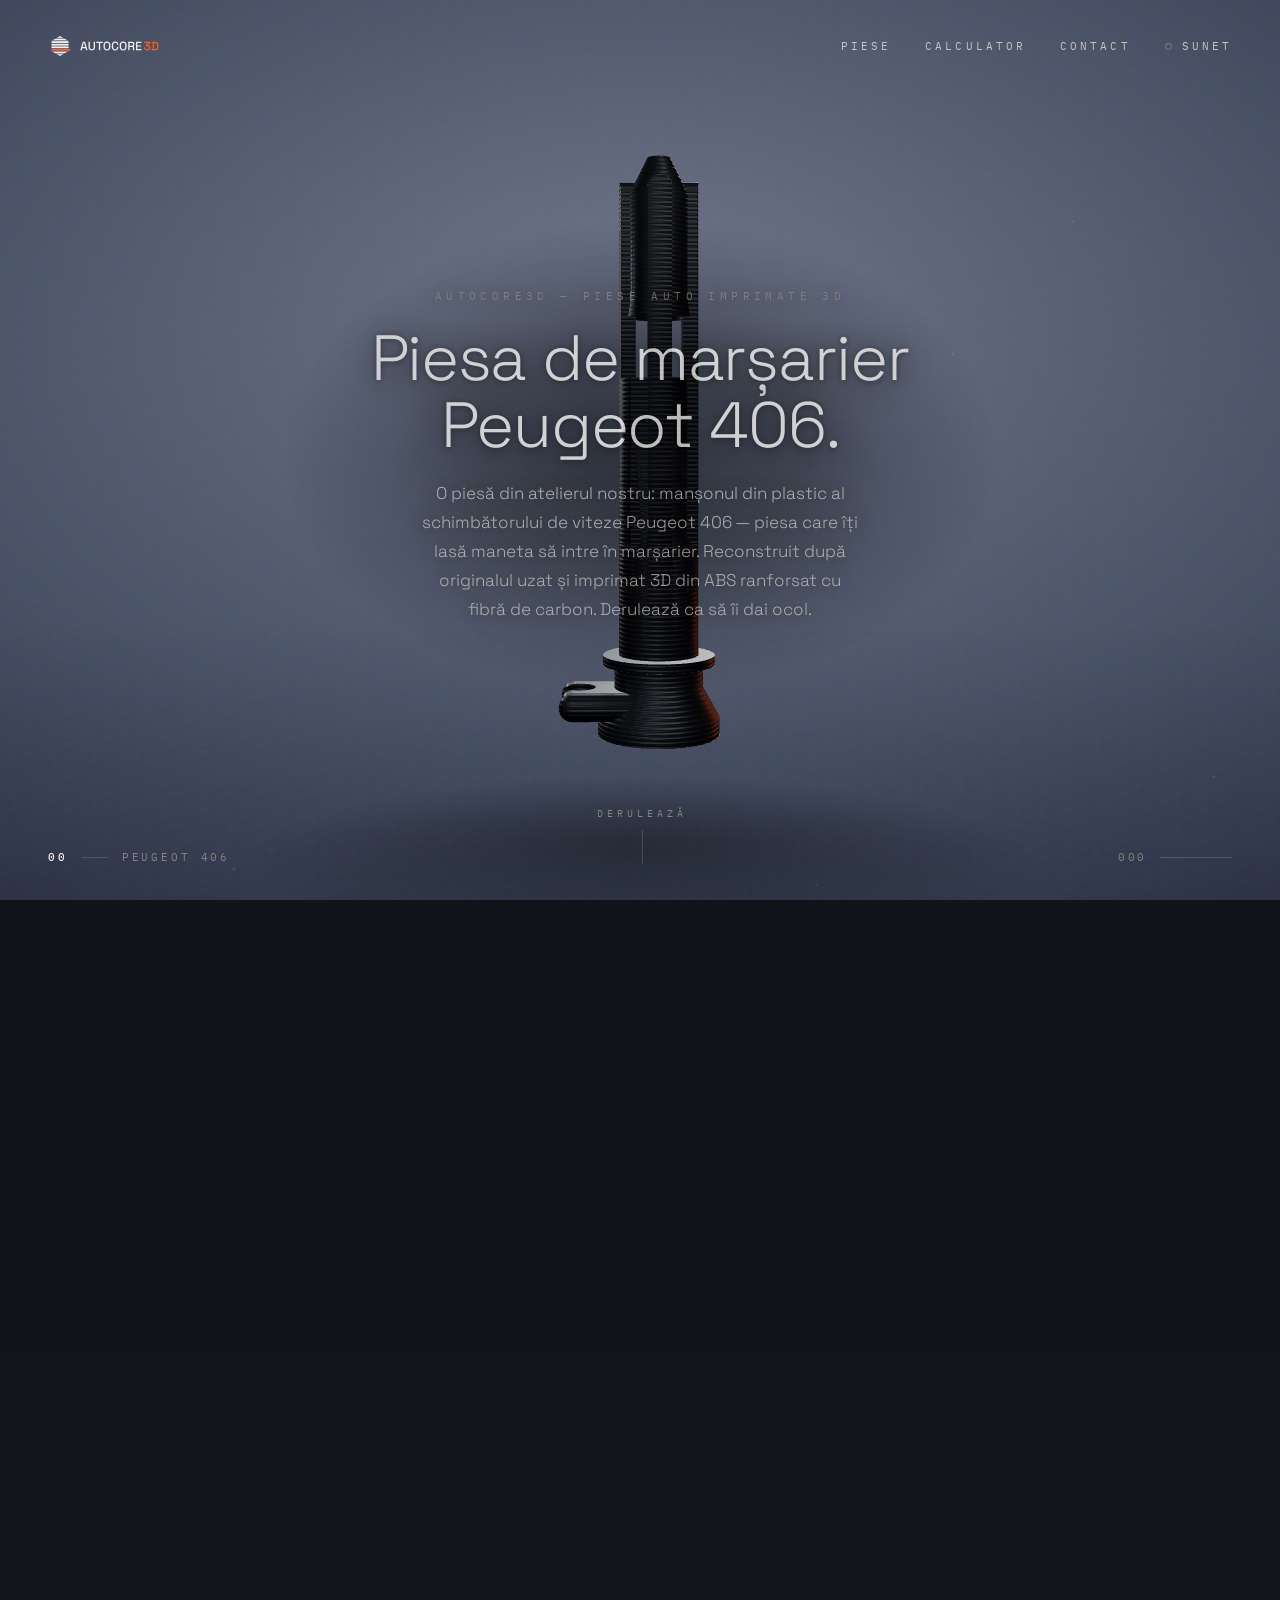
<file: index.html>
<!DOCTYPE html>
<html lang="ro">
<head>
<meta charset="utf-8">
<meta name="viewport" content="width=device-width, initial-scale=1">
<title>AUTOCORE3D — Piese auto imprimate 3D · Manșon marșarier schimbător Peugeot 406 în ABS Carbon Fiber</title>
<meta name="description" content="AUTOCORE3D reproduce piese auto care nu se mai găsesc și le imprimă 3D. Exemplu: manșonul de marșarier al schimbătorului de viteze Peugeot 406 — piesa din plastic care permite cuplarea marșarierului — reconstruit după original și imprimat din ABS ranforsat cu fibră de carbon.">
<meta property="og:title" content="AUTOCORE3D — Piese auto imprimate 3D">
<meta property="og:description" content="Manșonul de marșarier al schimbătorului Peugeot 406, reconstruit după piesa originală și imprimat 3D din ABS Carbon Fiber — rigid, stabil termic, finisaj mat tehnic. Orice piesă, la comandă.">
<link rel="icon" type="image/svg+xml" href="assets/brand/autocore3d-mark-badge.svg">
<link rel="preconnect" href="https://fonts.googleapis.com">
<link rel="preconnect" href="https://fonts.gstatic.com" crossorigin>
<link href="https://fonts.googleapis.com/css2?family=Space+Grotesk:wght@300;400;500&family=IBM+Plex+Mono:wght@400;500&display=swap" rel="stylesheet">
<style>
  :root{
    --bg:#12141a;--ink:#f4f2ee;--mut:#c6c4bf;--dim:#84837f;--hair:rgba(242,240,236,.16);
    --amber:#ff5c1a;
    --disp:'Space Grotesk',system-ui,sans-serif;--mono:'IBM Plex Mono',ui-monospace,monospace;
  }
  *{margin:0;padding:0;box-sizing:border-box}
  html{scroll-behavior:auto}
  body{background:var(--bg);color:var(--ink);font-family:var(--disp);-webkit-font-smoothing:antialiased;overflow-x:hidden}
  body.loading{overflow:hidden}
  ::selection{background:var(--ink);color:var(--bg)}
  a{color:inherit}

  #space{height:900vh}

  #gl{position:fixed;inset:0;width:100%;height:100%;display:block;z-index:1}

  /* ---- grain ---- */
  #grain{position:fixed;inset:-50%;width:200%;height:200%;z-index:7;pointer-events:none;opacity:.06;animation:grain 8s steps(10) infinite}
  @keyframes grain{
    0%,100%{transform:translate(0,0)}10%{transform:translate(-5%,-10%)}20%{transform:translate(-15%,5%)}
    30%{transform:translate(7%,-25%)}40%{transform:translate(-5%,25%)}50%{transform:translate(-15%,10%)}
    60%{transform:translate(15%,0)}70%{transform:translate(0,15%)}80%{transform:translate(3%,35%)}90%{transform:translate(-10%,10%)}
  }

  /* ---- loader ---- */
  #loader{position:fixed;inset:0;z-index:100;background:var(--bg);display:flex;align-items:center;justify-content:center;transition:opacity 1s ease,visibility 1s}
  #loader.done{opacity:0;visibility:hidden}
  .ld{display:flex;flex-direction:column;align-items:center;gap:26px}
  .ld-mark{font-family:var(--mono);font-size:12px;letter-spacing:.5em;color:var(--mut);text-transform:uppercase;padding-left:.5em}
  .ld-num{font-family:var(--disp);font-weight:300;font-size:clamp(64px,14vw,150px);line-height:1;letter-spacing:-.03em;font-variant-numeric:tabular-nums}
  .ld-bar{width:min(220px,50vw);height:1px;background:var(--hair);position:relative;overflow:hidden}
  .ld-bar i{position:absolute;left:0;top:0;height:100%;width:0;background:var(--ink)}
  .ld-sub{font-family:var(--mono);font-size:10px;letter-spacing:.3em;color:var(--dim);text-transform:uppercase}

  /* ---- chrome ---- */
  header{position:fixed;top:0;left:0;right:0;z-index:20;display:flex;justify-content:space-between;align-items:center;padding:clamp(18px,3vw,34px) clamp(20px,4vw,48px)}
  .brand{display:flex;align-items:center;text-decoration:none}
  .brand img{height:24px;display:block}
  @media(max-width:640px){.brand img{height:20px}}
  .top-links{display:flex;align-items:center;gap:clamp(16px,3vw,34px)}
  .top-links a{font-family:var(--mono);font-size:11px;letter-spacing:.28em;text-transform:uppercase;text-decoration:none;color:var(--mut);transition:color .3s;position:relative}
  .top-links a::after{content:'';position:absolute;left:0;bottom:-5px;height:1px;width:100%;background:currentColor;transform:scaleX(0);transform-origin:left;transition:transform .35s}
  .top-links a:hover{color:var(--ink)}
  .top-links a:hover::after{transform:scaleX(1)}
  .snd{background:none;border:none;cursor:pointer;font-family:var(--mono);font-size:11px;letter-spacing:.28em;text-transform:uppercase;color:var(--mut);display:inline-flex;align-items:center;gap:10px;transition:color .3s}
  .snd:hover{color:var(--ink)}
  .snd .dot{width:7px;height:7px;border-radius:50%;border:1px solid var(--dim);flex:none;transition:background .3s,border-color .3s,box-shadow .3s}
  .snd.on{color:var(--ink)}
  .snd.on .dot{background:var(--amber);border-color:var(--amber);box-shadow:0 0 10px rgba(255,92,26,.8)}

  #hud-ch{position:fixed;left:clamp(20px,4vw,48px);bottom:clamp(20px,3.4vw,36px);z-index:20;font-family:var(--mono);font-size:11px;letter-spacing:.26em;text-transform:uppercase;color:var(--dim);display:flex;align-items:center;gap:14px;transition:opacity .5s}
  #hud-ch b{color:var(--ink);font-weight:500}
  #hud-ch .sep{width:26px;height:1px;background:var(--hair)}

  #hud-pr{position:fixed;right:clamp(20px,4vw,48px);bottom:clamp(20px,3.4vw,36px);z-index:20;display:flex;align-items:center;gap:14px;font-family:var(--mono);font-size:11px;letter-spacing:.2em;color:var(--dim);font-variant-numeric:tabular-nums}
  #hud-pr .track{width:72px;height:1px;background:var(--hair);position:relative}
  #hud-pr .track i{position:absolute;left:0;top:0;height:100%;width:0;background:var(--ink)}

  #hint{position:fixed;left:50%;bottom:clamp(20px,3.4vw,36px);transform:translateX(-50%);z-index:20;display:flex;flex-direction:column;align-items:center;gap:10px;font-family:var(--mono);font-size:10px;letter-spacing:.4em;text-transform:uppercase;color:var(--dim);transition:opacity .6s;padding-left:.4em}
  #hint .line{width:1px;height:34px;background:var(--hair);position:relative;overflow:hidden}
  #hint .line::after{content:'';position:absolute;left:0;top:-40%;width:100%;height:40%;background:var(--ink);animation:drop 1.8s cubic-bezier(.65,0,.35,1) infinite}
  @keyframes drop{0%{top:-40%}100%{top:110%}}

  /* ---- overlays capitole ---- */
  .ov{position:fixed;inset:0;z-index:10;pointer-events:none;display:flex;opacity:0;visibility:hidden}
  .ov .in{max-width:560px;position:relative}
  .ov .in.wide{max-width:820px}
  /* scrim discret in spatele textului: lizibil peste orice unghi al piesei */
  .ov .in::before{content:'';position:absolute;inset:-90px -120px;z-index:-1;pointer-events:none;
    background:radial-gradient(ellipse farthest-side,rgba(9,10,14,.74),rgba(9,10,14,.48) 40%,rgba(9,10,14,.2) 66%,rgba(9,10,14,0) 92%)}
  .ov h1,.ov h2{text-shadow:0 2px 34px rgba(0,0,0,.95),0 1px 6px rgba(0,0,0,.6)}
  .ov p,.ov .kick{text-shadow:0 1px 18px rgba(0,0,0,.9)}
  .ov.side{align-items:center;padding-left:clamp(22px,8vw,110px);padding-right:22px}
  .ov.center{align-items:center;justify-content:center;text-align:center;padding:0 22px}
  .kick{font-family:var(--mono);font-size:11px;letter-spacing:.4em;text-transform:uppercase;color:var(--dim);margin-bottom:22px;display:flex;align-items:center;gap:14px}
  .ov.center .kick{justify-content:center}
  .kick i{display:inline-block;width:30px;height:1px;background:var(--amber);flex:none}
  .ov h2,.ov h1{font-weight:300;font-size:clamp(32px,5.6vw,68px);line-height:1.05;letter-spacing:-.02em;margin-bottom:20px}
  .ov h1{font-size:clamp(38px,7vw,88px)}
  .ov h1.sm{font-size:clamp(32px,5.4vw,64px)}
  .ov p{font-size:clamp(14px,1.35vw,17px);line-height:1.7;color:var(--mut);max-width:440px;font-weight:300}
  .ov.center p{margin:0 auto}
  .ov .mats{display:flex;flex-wrap:wrap;gap:10px;margin-top:26px}
  .ov .mats span{font-family:var(--mono);font-size:11px;letter-spacing:.18em;padding:8px 14px;border:1px solid var(--hair);color:var(--mut);background:rgba(9,10,14,.45)}
  .ov .note{margin-top:24px;font-family:var(--mono);font-size:10.5px;letter-spacing:.2em;text-transform:uppercase;color:var(--dim);display:flex;align-items:center;gap:12px;max-width:440px}
  .ov .note i{width:8px;height:8px;border:1px solid var(--amber);border-radius:50%;flex:none;box-shadow:0 0 8px rgba(255,92,26,.5)}
  .ov .specs{margin-top:8px;border-top:1px solid var(--hair);max-width:460px}
  .ov .specs div{display:flex;justify-content:space-between;gap:18px;padding:13px 0;border-bottom:1px solid var(--hair)}
  .ov .specs dt{font-family:var(--mono);font-size:10.5px;letter-spacing:.24em;text-transform:uppercase;color:var(--dim);padding-top:3px;flex:none}
  .ov .specs dd{font-size:clamp(13.5px,1.25vw,16px);font-weight:300;color:var(--ink);text-align:right}
  .cta-row{display:flex;flex-wrap:wrap;gap:14px;justify-content:center;margin-top:34px}
  .ov .cta{display:inline-flex;align-items:center;gap:12px;padding:16px 30px;border:1px solid rgba(242,240,236,.3);border-radius:999px;font-family:var(--mono);font-size:12px;letter-spacing:.22em;text-transform:uppercase;text-decoration:none;color:var(--ink);transition:background .35s,color .35s,border-color .35s;pointer-events:auto;cursor:pointer}
  .ov .cta:hover{background:var(--ink);color:var(--bg);border-color:var(--ink)}
  .ov .cta.dim{border-color:rgba(242,240,236,.14);color:var(--mut)}
  .ov .cta.dim:hover{background:transparent;color:var(--ink);border-color:rgba(242,240,236,.4)}
  .ov .cta svg{width:14px;height:14px}
  .ov .foot-note{margin-top:40px;font-family:var(--mono);font-size:10px;letter-spacing:.3em;text-transform:uppercase;color:var(--dim)}
  .num-ghost{position:absolute;right:clamp(16px,6vw,80px);top:50%;transform:translateY(-50%);font-weight:300;font-size:clamp(120px,22vw,300px);line-height:1;color:transparent;-webkit-text-stroke:1px rgba(242,240,236,.07);user-select:none;font-variant-numeric:tabular-nums}

  @media(max-width:640px){
    .ov.side{align-items:flex-end;padding-bottom:110px}
    .num-ghost{display:none}
    #hud-pr .track{width:44px}
    #hud-ch .name{display:none}
    .ov .specs div{padding:10px 0}
    .snd .lbl{display:none}
  }
  @media(prefers-reduced-motion:reduce){
    #hint .line::after{animation:none}
    #grain{animation:none}
  }

  /* ---- contact modal ---- */
  button.cta{background:none;font:inherit}
  #cmodal{position:fixed;inset:0;z-index:120;display:flex;align-items:center;justify-content:center;padding:22px;
    background:rgba(6,7,10,.72);backdrop-filter:blur(6px);opacity:0;visibility:hidden;transition:opacity .35s,visibility .35s}
  #cmodal.open{opacity:1;visibility:visible}
  .cm-card{width:min(460px,100%);background:#15171d;border:1px solid var(--hair);position:relative;
    padding:clamp(26px,4vw,40px);transform:translateY(16px);transition:transform .4s cubic-bezier(.2,.7,.2,1)}
  #cmodal.open .cm-card{transform:translateY(0)}
  .cm-close{position:absolute;top:14px;right:16px;background:none;border:none;color:var(--dim);font-size:22px;cursor:pointer;line-height:1;transition:color .3s}
  .cm-close:hover{color:var(--ink)}
  .cm-kick{font-family:var(--mono);font-size:11px;letter-spacing:.4em;text-transform:uppercase;color:var(--dim);margin-bottom:14px;display:flex;align-items:center;gap:12px}
  .cm-kick i{width:26px;height:1px;background:var(--amber);flex:none}
  .cm-card h3{font-weight:300;font-size:clamp(24px,4vw,32px);line-height:1.1;letter-spacing:-.02em;margin-bottom:8px}
  .cm-card p.cm-sub{font-size:13.5px;line-height:1.6;color:var(--mut);font-weight:300;margin-bottom:24px}
  .cm-field{margin-bottom:16px}
  .cm-field label{display:block;font-family:var(--mono);font-size:10px;letter-spacing:.24em;text-transform:uppercase;color:var(--dim);margin-bottom:8px}
  .cm-field input,.cm-field textarea{width:100%;background:#0d0f14;border:1px solid var(--hair);color:var(--ink);font-family:var(--disp);font-size:15px;font-weight:300;padding:12px 14px;outline:none;transition:border-color .3s;resize:vertical}
  .cm-field input:focus,.cm-field textarea:focus{border-color:var(--amber)}
  .cm-field textarea{min-height:84px}
  .cm-submit{width:100%;margin-top:6px;padding:15px;background:var(--ink);color:var(--bg);border:1px solid var(--ink);
    font-family:var(--mono);font-size:12px;letter-spacing:.22em;text-transform:uppercase;cursor:pointer;display:inline-flex;align-items:center;justify-content:center;gap:10px;transition:background .3s,color .3s}
  .cm-submit:hover{background:transparent;color:var(--ink)}
  .cm-note{margin-top:16px;font-family:var(--mono);font-size:10px;letter-spacing:.16em;text-transform:uppercase;color:var(--dim);display:flex;align-items:center;gap:10px;text-align:left}
  .cm-note i{width:7px;height:7px;border-radius:50%;background:#25D366;flex:none;box-shadow:0 0 8px rgba(37,211,102,.7)}
  .cm-err{border-color:#ff5c1a!important}
</style>
</head>
<body class="loading">

<canvas id="gl"></canvas>
<div id="grain"></div>

<div id="loader">
  <div class="ld">
    <img src="assets/brand/autocore3d-mark.svg" alt="" width="46" height="46">
    <div class="ld-mark">AUTOCORE3D</div>
    <div class="ld-num" id="ldNum">0</div>
    <div class="ld-bar"><i id="ldBar"></i></div>
    <div class="ld-sub">Se încarcă piesa</div>
  </div>
</div>

<header>
  <a class="brand" href="#"><img src="assets/brand/autocore3d-logo.svg" alt="AUTOCORE3D"></a>
  <nav class="top-links">
    <a href="catalog.html">Piese</a>
    <a href="calculator.html">Calculator</a>
    <a href="mailto:contact@autocore3d.com">Contact</a>
    <button class="snd" id="sndBtn" aria-pressed="false" title="Pornește / oprește sunetul"><span class="dot"></span><span class="lbl">Sunet</span></button>
  </nav>
</header>

<div id="hud-ch"><b id="chNum">00</b><span class="sep"></span><span class="name" id="chName">Peugeot 406</span></div>
<div id="hud-pr"><span id="prNum">000</span><div class="track"><i id="prBar"></i></div></div>
<div id="hint"><span>Derulează</span><div class="line"></div></div>

<!-- ============ OVERLAYS — MANȘONUL DE MARȘARIER · PEUGEOT 406 ============ -->
<section class="ov center" data-a="-0.02" data-b="0.085">
  <div class="in wide">
    <div class="kick">AUTOCORE3D — Piese auto imprimate 3D</div>
    <h1 class="sm" id="ov0Title">Piesa de marșarier<br>Peugeot 406.</h1>
    <p id="ov0Text">O piesă din atelierul nostru: manșonul din plastic al schimbătorului de viteze Peugeot 406 — piesa care îți lasă maneta să intre în marșarier. Reconstruit după originalul uzat și imprimat 3D din ABS ranforsat cu fibră de carbon. Derulează ca să îi dai ocol.</p>
  </div>
</section>

<section class="ov side" data-a="0.13" data-b="0.30">
  <div class="num-ghost">01</div>
  <div class="in">
    <div class="kick"><i></i>01 — Geometrie</div>
    <h2 id="ov1Title">Reconstruită<br>de la zero.</h2>
    <p id="ov1Text">Orice piesă începe cu geometria: corpul manșonului, gulerul de fixare, umărul de prindere și clemele de la vârf — toate ridicate digital după piesa originală, cotă cu cotă, până la ultimul clips.</p>
  </div>
</section>

<section class="ov side" data-a="0.335" data-b="0.46">
  <div class="num-ghost">02</div>
  <div class="in">
    <div class="kick"><i></i>02 — Material</div>
    <h2 id="ov2Title">ABS cu fibră<br>de carbon.</h2>
    <p id="ov2Text">Piesa originală din plastic e exact cea care cedează: trasă la fiecare cuplare a marșarierului, se tocește și maneta rămâne fără marșarier. Fibrele de carbon tocate fac ABS-ul mai rigid și stabil dimensional la căldură — cu un finisaj mat, tehnic, direct din imprimantă.</p>
    <div class="mats" id="ov2Mats"><span>ABS-CF</span><span>Fibră de carbon</span><span>Rigid · stabil termic</span></div>
    <div class="note" id="ov2Note"><i></i>Mostra mărită: straturi fine + fibre de carbon sclipitoare în matrice</div>
  </div>
</section>

<section class="ov side" data-a="0.50" data-b="0.655">
  <div class="num-ghost">03</div>
  <div class="in">
    <div class="kick"><i></i>03 — Fabricație</div>
    <h2 id="ov3Title">Crescută<br>strat cu strat.</h2>
    <p id="ov3Text">Imprimăm 3D cu straturi fine, cu traseele de material aliniate pe direcția solicitării — rezistență acolo unde maneta lucrează. Fiecare piesă e fabricată la comandă — privește cum prinde formă.</p>
  </div>
</section>

<section class="ov side" data-a="0.69" data-b="0.80">
  <div class="num-ghost">04</div>
  <div class="in">
    <div class="kick"><i></i>04 — Detalii</div>
    <h2 id="ov4Title">Montaj direct,<br>ca originalul.</h2>
    <p id="ov4Text">Clemele elastice de la vârf, gulerul de sprijin și umărul de ghidaj urmează piesa originală Peugeot: manșonul intră direct în ansamblul schimbătorului, inelul culisează, marșarierul se cuplează ferm. Fără adaptoare, fără joc.</p>
  </div>
</section>

<section class="ov side" data-a="0.835" data-b="0.92">
  <div class="num-ghost">05</div>
  <div class="in">
    <div class="kick"><i></i>05 — Fișa piesei</div>
    <h2>Pe scurt.</h2>
    <dl class="specs" id="ov5Specs">
      <div><dt>Piesă</dt><dd>Manșon marșarier schimbător</dd></div>
      <div><dt>Rol</dt><dd>Permite cuplarea marșarierului</dd></div>
      <div><dt>Compatibilitate</dt><dd>Peugeot 406 — după piesa originală</dd></div>
      <div><dt>Material</dt><dd>ABS Carbon Fiber · finisaj mat</dd></div>
      <div><dt>Dimensiuni</dt><dd>34 × 123 × 26 mm</dd></div>
      <div><dt>Fabricație</dt><dd>Imprimare 3D, la comandă</dd></div>
    </dl>
  </div>
</section>

<section class="ov center" data-a="0.95" data-b="1.2">
  <div class="in wide">
    <div class="kick">06 — Contact</div>
    <h1>Ai o piesă?<br>Hai să vorbim.</h1>
    <p id="ov6Text">Piesa de marșarier Peugeot 406 e doar una dintre piesele pe care le putem reface. Trimite-ne piesa, o poză sau modelul 3D — AUTOCORE3D e punctul tău de contact pentru piese auto imprimate 3D.</p>
    <div class="cta-row">
      <button class="cta" id="ctaContact" type="button">Contact
        <svg viewBox="0 0 24 24" fill="none" stroke="currentColor" stroke-width="1.5"><path d="M5 12h14M13 6l6 6-6 6"/></svg>
      </button>
      <a class="cta dim" href="catalog.html">Catalogul de piese</a>
      <a class="cta dim" href="calculator.html">Calculator de preț</a>
    </div>
    <div class="foot-note">© 2026 AUTOCORE3D — autocore3d.com</div>
  </div>
</section>

<div id="space"></div>

<!-- ============ CONTACT MODAL ============ -->
<div id="cmodal" role="dialog" aria-modal="true" aria-labelledby="cmTitle">
  <div class="cm-card">
    <button class="cm-close" id="cmClose" aria-label="Închide">✕</button>
    <div class="cm-kick"><i></i>Contact</div>
    <h3 id="cmTitle">Hai să vorbim.</h3>
    <p class="cm-sub">Completează formularul — mesajul ajunge direct la noi pe WhatsApp și îți răspundem rapid.</p>
    <form id="cmForm" novalidate>
      <div class="cm-field"><label for="cmName">Numele tău *</label><input id="cmName" type="text" autocomplete="name" placeholder="Cum te cheamă..."></div>
      <div class="cm-field"><label for="cmPhone">Telefon sau email *</label><input id="cmPhone" type="text" autocomplete="tel" placeholder="07XX... sau email@..."></div>
      <div class="cm-field"><label for="cmMsg">Piesa / mesajul tău</label><textarea id="cmMsg" placeholder="Descrie piesa de care ai nevoie sau atașează o poză în WhatsApp..."></textarea></div>
      <button class="cm-submit" type="submit">Trimite pe WhatsApp
        <svg viewBox="0 0 24 24" width="15" height="15" fill="currentColor"><path d="M12 2a10 10 0 0 0-8.6 15l-1.3 4.8 4.9-1.3A10 10 0 1 0 12 2Zm5.3 14.1c-.2.6-1.3 1.2-1.8 1.2-.5.1-1 .2-3.3-.7-2.8-1.1-4.5-3.9-4.6-4.1-.1-.2-1.1-1.4-1.1-2.7s.7-1.9 1-2.2c.2-.2.5-.3.7-.3h.5c.2 0 .4 0 .6.5l.8 2c.1.2.1.4 0 .5l-.4.6c-.2.2-.3.4-.1.7.2.3.9 1.4 1.9 2.3 1.3 1.1 2.3 1.4 2.6 1.6.2.1.4.1.6-.1l.7-.9c.2-.2.4-.2.6-.1l2 .9c.3.2.5.2.5.4.1.2.1.9-.1 1.5Z"/></svg>
      </button>
    </form>
    <div class="cm-note"><i></i>Se deschide WhatsApp la 0771 119 423</div>
  </div>
</div>

<script>
(function(){
  var WA='40771119423';
  var modal=document.getElementById('cmodal');
  function open(){modal.classList.add('open');setTimeout(function(){document.getElementById('cmName').focus();},260);}
  function close(){modal.classList.remove('open');}
  var nav=document.getElementById('navContact'),cta=document.getElementById('ctaContact');
  if(nav)nav.addEventListener('click',function(e){e.preventDefault();open();});
  if(cta)cta.addEventListener('click',open);
  document.getElementById('cmClose').addEventListener('click',close);
  modal.addEventListener('click',function(e){if(e.target===modal)close();});
  document.addEventListener('keydown',function(e){if(e.key==='Escape'&&modal.classList.contains('open'))close();});
  document.getElementById('cmForm').addEventListener('submit',function(e){
    e.preventDefault();
    var name=document.getElementById('cmName'),phone=document.getElementById('cmPhone'),msg=document.getElementById('cmMsg');
    var ok=true;
    [name,phone].forEach(function(f){if(!f.value.trim()){f.classList.add('cm-err');ok=false;}else{f.classList.remove('cm-err');}});
    if(!ok)return;
    var text='Bună ziua!\n\n👤 Nume: '+name.value.trim()+'\n📞 Contact: '+phone.value.trim();
    if(msg.value.trim())text+='\n📦 Piesă / mesaj: '+msg.value.trim();
    text+='\n\nAș dori o ofertă pentru o piesă imprimată 3D. Mulțumesc!';
    window.open('https://wa.me/'+WA+'?text='+encodeURIComponent(text),'_blank');
  });
})();
</script>

<script src="assets/vendor/three.min.js"></script>
<!-- modelele mari sunt salvate comprimate (.stl.gz) ca să încapă în Supabase Storage -->
<script src="assets/vendor/fflate.min.js"></script>
<script>
(function(){
'use strict';
if('scrollRestoration' in history)history.scrollRestoration='manual';
window.scrollTo(0,0);
const REDUCED=matchMedia('(prefers-reduced-motion: reduce)').matches;

/* ============ granulatie de film ============ */
(function(){
  const c=document.createElement('canvas');c.width=c.height=128;
  const x=c.getContext('2d'),d=x.createImageData(128,128);
  for(let i=0;i<d.data.length;i+=4){const v=Math.random()*255;d.data[i]=d.data[i+1]=d.data[i+2]=v;d.data[i+3]=28;}
  x.putImageData(d,0,0);
  document.getElementById('grain').style.backgroundImage='url('+c.toDataURL()+')';
})();

/* ============ THREE ============ */
const canvas=document.getElementById('gl');
const renderer=new THREE.WebGLRenderer({canvas,antialias:true});
renderer.setPixelRatio(Math.min(devicePixelRatio,2));
renderer.setSize(innerWidth,innerHeight);
renderer.setClearColor(0x12141a,1);
renderer.localClippingEnabled=true;
renderer.toneMapping=THREE.ACESFilmicToneMapping;
renderer.toneMappingExposure=1.42;
const scene=new THREE.Scene();
scene.fog=new THREE.FogExp2(0x12141a,.014);
const camera=new THREE.PerspectiveCamera(42,innerWidth/innerHeight,.1,200);
camera.position.set(0,3.6,11.2);camera.lookAt(0,3.6,0);

/* ---- mediu de studio: cubemap generat (reflexii pe carbon) ---- */
function envFace(draw){const c=document.createElement('canvas');c.width=c.height=128;const x=c.getContext('2d');x.fillStyle='#08090b';x.fillRect(0,0,128,128);draw(x);return c;}
const envTop=envFace(x=>{const g=x.createRadialGradient(64,64,6,64,64,82);g.addColorStop(0,'#e8e4dc');g.addColorStop(.45,'#4a4c50');g.addColorStop(1,'#0a0b0d');x.fillStyle=g;x.fillRect(0,0,128,128);});
const envSideA=envFace(x=>{const g=x.createLinearGradient(0,0,0,128);g.addColorStop(0,'#4a4e56');g.addColorStop(.5,'#1a1c20');g.addColorStop(1,'#060607');x.fillStyle=g;x.fillRect(0,0,128,128);x.fillStyle='rgba(232,226,216,.8)';x.fillRect(16,8,16,92);});
const envSideB=envFace(x=>{const g=x.createLinearGradient(0,0,0,128);g.addColorStop(0,'#2b2d32');g.addColorStop(.5,'#101114');g.addColorStop(1,'#050506');x.fillStyle=g;x.fillRect(0,0,128,128);x.fillStyle='rgba(255,120,60,.24)';x.fillRect(88,26,18,70);});
const envDark=envFace(()=>{});
const ENV=new THREE.CubeTexture([envSideA,envSideB,envTop,envDark,envSideA,envSideB]);
ENV.needsUpdate=true;

/* ---- texturi generate ---- */
function glowTex(){const c=document.createElement('canvas');c.width=c.height=128;const x=c.getContext('2d');const g=x.createRadialGradient(64,64,0,64,64,64);g.addColorStop(0,'rgba(255,235,215,1)');g.addColorStop(.3,'rgba(255,140,60,.6)');g.addColorStop(1,'rgba(0,0,0,0)');x.fillStyle=g;x.fillRect(0,0,128,128);return new THREE.CanvasTexture(c);}
function shadowTex(){const c=document.createElement('canvas');c.width=c.height=256;const x=c.getContext('2d');const g=x.createRadialGradient(128,128,10,128,128,128);g.addColorStop(0,'rgba(0,0,0,.55)');g.addColorStop(1,'rgba(0,0,0,0)');x.fillStyle=g;x.fillRect(0,0,256,256);return new THREE.CanvasTexture(c);}
/* ABS-CF: baza grafit + puncte fine de fibra sclipitoare */
function carbonTex(){const c=document.createElement('canvas');c.width=c.height=256;const x=c.getContext('2d');x.fillStyle='#191a1d';x.fillRect(0,0,256,256);
  for(let i=0;i<2600;i++){x.fillStyle='rgba(255,255,255,'+(.05+Math.random()*.13).toFixed(3)+')';x.fillRect(Math.random()*256|0,Math.random()*256|0,1,1);}
  for(let i=0;i<700;i++){x.fillStyle='rgba(0,0,0,'+(.2+Math.random()*.3).toFixed(2)+')';x.fillRect(Math.random()*256|0,Math.random()*256|0,1,1);}
  const t=new THREE.CanvasTexture(c);t.wrapS=t.wrapT=THREE.RepeatWrapping;return t;}
/* striatii orizontale de straturi printate (bump) */
function layerTex(){const c=document.createElement('canvas');c.width=64;c.height=256;const x=c.getContext('2d');x.fillStyle='#808080';x.fillRect(0,0,64,256);
  for(let y=0;y<256;y+=6){x.fillStyle='#565656';x.fillRect(0,y,64,2);x.fillStyle='#a8a8a8';x.fillRect(0,y+3,64,1);}
  const t=new THREE.CanvasTexture(c);t.wrapS=t.wrapT=THREE.RepeatWrapping;return t;}
/* macro ABS-CF: mostra marita — straturi + fibre de carbon tocate, sclipitoare */
function macroTex(){const c=document.createElement('canvas');c.width=c.height=512;const x=c.getContext('2d');
  x.fillStyle='#141519';x.fillRect(0,0,512,512);
  for(let y=0;y<512;y+=36){
    const g=x.createLinearGradient(0,y,0,y+36);
    g.addColorStop(0,'rgba(255,255,255,.035)');g.addColorStop(.4,'rgba(255,255,255,0)');
    g.addColorStop(.92,'rgba(0,0,0,.16)');g.addColorStop(1,'rgba(0,0,0,.26)');
    x.fillStyle=g;x.fillRect(0,y,512,36);
  }
  for(let i=0;i<1500;i++){
    const px=Math.random()*512,py=Math.random()*512,l=5+Math.random()*20,a=(Math.random()-.5)*.7;
    x.strokeStyle='rgba(212,220,232,'+(.07+Math.random()*.22).toFixed(3)+')';
    x.lineWidth=Math.random()<.2?1.7:1;
    x.beginPath();x.moveTo(px,py);x.lineTo(px+Math.cos(a)*l,py+Math.sin(a)*l);x.stroke();
  }
  for(let i=0;i<220;i++){x.fillStyle='rgba(255,255,255,'+(.35+Math.random()*.4).toFixed(2)+')';x.fillRect(Math.random()*512,Math.random()*512,2,1);}
  for(let i=0;i<320;i++){x.fillStyle='rgba(0,0,0,'+(.2+Math.random()*.3).toFixed(2)+')';x.fillRect(Math.random()*512,Math.random()*512,2,1);}
  return new THREE.CanvasTexture(c);}
/* fir de filament: baza inchisa + dungi longitudinale + sclipici de carbon */
function filTex(){const c=document.createElement('canvas');c.width=256;c.height=64;const x=c.getContext('2d');
  x.fillStyle='#111216';x.fillRect(0,0,256,64);
  for(let i=0;i<210;i++){
    const py=Math.random()*64,px=Math.random()*256,l=6+Math.random()*26;
    x.strokeStyle='rgba(205,214,226,'+(.05+Math.random()*.16).toFixed(3)+')';x.lineWidth=1;
    x.beginPath();x.moveTo(px,py);x.lineTo(px+l,py+(Math.random()-.5)*2);x.stroke();
  }
  for(let i=0;i<90;i++){x.fillStyle='rgba(255,255,255,'+(.3+Math.random()*.4).toFixed(2)+')';x.fillRect(Math.random()*256,Math.random()*64,1.6,1);}
  const t=new THREE.CanvasTexture(c);t.wrapS=t.wrapT=THREE.RepeatWrapping;t.repeat.set(3,1);return t;}
function labelTex(t,fs){const c=document.createElement('canvas');c.width=256;c.height=64;const x=c.getContext('2d');
/* stramtam scrisul pana incape in textura: numele materialului vine din catalog
   si poate fi mai lung decat cel scris initial, iar altfel eticheta iese taiata */
let _fs=fs||30;const _set=s=>{x.font='500 '+s+'px "IBM Plex Mono", monospace';};_set(_fs);
while(_fs>9&&x.measureText(t).width>238){_fs--;_set(_fs);}
x.textAlign='center';x.textBaseline='middle';x.shadowColor='rgba(0,0,0,.95)';x.shadowBlur=8;x.fillStyle='rgba(0,0,0,.9)';for(let i=0;i<3;i++)x.fillText(t,128,34);x.shadowBlur=0;x.fillStyle='#eef2f6';x.fillText(t,128,34);const tx=new THREE.CanvasTexture(c);tx.anisotropy=8;return tx;}
const GTEX=glowTex(),STEX=shadowTex(),CTEX=carbonTex(),LTEX=layerTex();
CTEX.repeat.set(5,3);LTEX.repeat.set(6,26);
const MAXANI=renderer.capabilities.getMaxAnisotropy();
CTEX.anisotropy=MAXANI;LTEX.anisotropy=MAXANI;

/* ---- lumini ---- */
scene.add(new THREE.HemisphereLight(0x2b2f38,0x090a0c,.62));
const key=new THREE.DirectionalLight(0xffffff,1.0);key.position.set(6,10,7);scene.add(key);
const front=new THREE.DirectionalLight(0xe8eef6,.95);front.position.set(-2,4,12);scene.add(front);
const back=new THREE.DirectionalLight(0xdfe6ee,1.15);back.position.set(2,6,-11);scene.add(back);
const backFill=new THREE.PointLight(0xdfe6ee,.55,30);backFill.position.set(-5,3.5,-8);scene.add(backFill);
const topFront=new THREE.PointLight(0xffffff,.55,34);topFront.position.set(2.5,8.5,7);scene.add(topFront);
const fill=new THREE.PointLight(0xdfe6ee,.6,40);fill.position.set(-6,3.5,7);scene.add(fill);
const rim=new THREE.PointLight(0xdfe6ee,.95,36);rim.position.set(-7,6.5,-6);scene.add(rim);
const warm=new THREE.PointLight(0xff5c1a,.4,26);warm.position.set(5.5,1.1,-4.5);scene.add(warm);
const finBack=new THREE.PointLight(0xffffff,0,30);finBack.position.set(0,7,-7);scene.add(finBack);

/* ---- fundal + umbra de contact + praf ---- */
let bgPlane;
{const c=document.createElement('canvas');c.width=c.height=512;const x=c.getContext('2d');
 /* fundal mai deschis, gri-albastrui rece: piesa neagra de carbon se decupeaza clar pe el */
 const g=x.createRadialGradient(256,226,20,256,256,258);g.addColorStop(0,'#3a4050');g.addColorStop(.45,'#252a36');g.addColorStop(.8,'#171a22');g.addColorStop(1,'#12141a');
 x.fillStyle=g;x.fillRect(0,0,512,512);
 /* linie de orizont discreta, ca intr-un studio foto */
 const hg=x.createLinearGradient(0,300,0,512);hg.addColorStop(0,'rgba(0,0,0,0)');hg.addColorStop(1,'rgba(0,0,0,.42)');
 x.fillStyle=hg;x.fillRect(0,300,512,212);
 const bt=new THREE.CanvasTexture(c);
 bgPlane=new THREE.Mesh(new THREE.PlaneGeometry(150,90),new THREE.MeshBasicMaterial({map:bt,fog:false,depthWrite:false}));
 bgPlane.position.set(0,4.2,-40);scene.add(bgPlane);}
const shadow=new THREE.Mesh(new THREE.PlaneGeometry(7,4.4),new THREE.MeshBasicMaterial({map:STEX,transparent:true,depthWrite:false}));
shadow.rotation.x=-Math.PI/2;shadow.position.set(0,.02,0);scene.add(shadow);

const DN=340,dg=new THREE.BufferGeometry(),dpos=new Float32Array(DN*3),dspd=new Float32Array(DN);
for(let i=0;i<DN;i++){dpos[i*3]=(Math.random()-.5)*32;dpos[i*3+1]=Math.random()*10;dpos[i*3+2]=(Math.random()-.5)*32;dspd[i]=.1+Math.random()*.4;}
dg.setAttribute('position',new THREE.BufferAttribute(dpos,3));
const dust=new THREE.Points(dg,new THREE.PointsMaterial({size:.045,map:GTEX,color:0x9a968e,transparent:true,opacity:.28,blending:THREE.AdditiveBlending,depthWrite:false}));
scene.add(dust);

/* ============ INCARCAREA PIESEI (STL binar) ============ */
/* mansonul de marsarier al schimbatorului Peugeot 406 — ABS ranforsat cu fibra de carbon */
const PY=3.6;                             /* centrul piesei */
const PART=new THREE.Group();PART.position.set(0,PY,0);scene.add(PART);
const clip=new THREE.Plane(new THREE.Vector3(0,-1,0),100);

let partReady=false,fetchPct=0;
const MODEL_BYTES=1036384;
let carbonMesh=null,wire=null,scanPlane=null,scanLight=null,buildSlab=null,dimGroup=null;
let buildGlow=null;
const dimMats=[];
let BB={w:1.5,h:5.4,d:1.2,minY:.9,maxY:6.3};
let PART_MM={w:34,h:123,d:26};

function parseSTL(buf){
  const dv=new DataView(buf);
  const n=dv.getUint32(80,true);
  const pos=new Float32Array(n*9);
  let o=84;
  for(let i=0;i<n;i++){
    o+=12;
    for(let k=0;k<9;k++){pos[i*9+k]=dv.getFloat32(o,true);o+=4;}
    o+=2;
  }
  return pos;
}

/* normale netede cu prag de unghi: curbele raman fluide, muchiile raman dure */
function buildGeometry(pos,targetH){
  const n=pos.length/9;
  const fN=new Float32Array(n*3);
  for(let i=0;i<n;i++){
    const b=i*9;
    const ux=pos[b+3]-pos[b],uy=pos[b+4]-pos[b+1],uz=pos[b+5]-pos[b+2];
    const vx=pos[b+6]-pos[b],vy=pos[b+7]-pos[b+1],vz=pos[b+8]-pos[b+2];
    let nx=uy*vz-uz*vy,ny=uz*vx-ux*vz,nz=ux*vy-uy*vx;
    const l=Math.hypot(nx,ny,nz)||1;
    fN[i*3]=nx/l;fN[i*3+1]=ny/l;fN[i*3+2]=nz/l;
  }
  const map=new Map();
  const key=(x,y,z)=>((x*100+.5)|0)+','+((y*100+.5)|0)+','+((z*100+.5)|0);
  for(let v=0;v<n*3;v++){
    const k=key(pos[v*3],pos[v*3+1],pos[v*3+2]);
    let a=map.get(k);if(!a){a=[];map.set(k,a);}
    a.push(v/3|0);
  }
  const nor=new Float32Array(n*9);
  const COS=Math.cos(Math.PI/4.2);
  for(let v=0;v<n*3;v++){
    const f=v/3|0;
    const fx=fN[f*3],fy=fN[f*3+1],fz=fN[f*3+2];
    let sx=0,sy=0,sz=0;
    const faces=map.get(key(pos[v*3],pos[v*3+1],pos[v*3+2]));
    for(let j=0;j<faces.length;j++){
      const g=faces[j];
      const gx=fN[g*3],gy=fN[g*3+1],gz=fN[g*3+2];
      if(fx*gx+fy*gy+fz*gz>COS){sx+=gx;sy+=gy;sz+=gz;}
    }
    const l=Math.hypot(sx,sy,sz)||1;
    nor[v*3]=sx/l;nor[v*3+1]=sy/l;nor[v*3+2]=sz/l;
  }
  const g=new THREE.BufferGeometry();
  g.setAttribute('position',new THREE.BufferAttribute(pos,3));
  g.setAttribute('normal',new THREE.BufferAttribute(nor,3));
  /* piesa vine deja orientata din fisier (grila cu fata spre camera, maneta verticala) */
  g.center();
  let box=new THREE.Box3().setFromBufferAttribute(g.getAttribute('position'));
  /* orientam piesa cu fata spre camera: latura cea mai subtire devine adancimea.
     Manseta Peugeot are deja grosimea pe Z si ramane exact cum era; o grila care
     vine culcata din slicer se ridica singura, altfel s-ar vedea doar pe muchie. */
  const ex=box.max.x-box.min.x,ey=box.max.y-box.min.y,ez=box.max.z-box.min.z;
  if(ex<ey&&ex<ez)g.rotateY(Math.PI/2);        /* grosimea era pe X */
  else if(ey<ex&&ey<ez)g.rotateX(Math.PI/2);   /* grosimea era pe Y — piesa culcata */
  box=new THREE.Box3().setFromBufferAttribute(g.getAttribute('position'));
  /* dimensiunile reale (mm), memorate inainte de scalare — cotele se scriu singure */
  const mm={w:box.max.x-box.min.x,h:box.max.y-box.min.y,d:box.max.z-box.min.z};
  /* normalizam dupa latura cea mai mare, nu dupa inaltime: o maneta zvelta iese
     identic (inaltimea ii e oricum latura mare), dar o piesa lata — o grila —
     nu mai depaseste cadrul cu aceleasi miscari de camera. Latimea o socotim
     marita, fiindca pe orizontala compozitia are mai putin loc: coloana de
     text ocupa stanga cadrului. */
  const WIDE=1.5;
  const bx=box.max.x-box.min.x,by=box.max.y-box.min.y,bz=box.max.z-box.min.z;
  const s=(targetH||5.0)/Math.max(bx*WIDE,by,bz);
  g.scale(s,s,s);
  g.userData={mm};
  /* UV planar frontal dupa axele finale (STL nu are UV): u pe latime, v pe inaltime */
  box=new THREE.Box3().setFromBufferAttribute(g.getAttribute('position'));
  const p=g.getAttribute('position');
  const uv=new Float32Array(n*6);
  for(let v=0;v<n*3;v++){
    uv[v*2]=(p.getX(v)-box.min.x)/(box.max.x-box.min.x);
    uv[v*2+1]=(p.getY(v)-box.min.y)/(box.max.y-box.min.y);
  }
  g.setAttribute('uv',new THREE.BufferAttribute(uv,2));
  return g;
}

function makeDims(parent,bb,mm,mats){
  const grp=new THREE.Group();parent.add(grp);
  const hw=bb.w/2,hh=bb.h/2,hd=bb.d/2,ext=.42,tick=.14;
  const P=[];
  const seg=(a,b)=>{P.push(a[0],a[1],a[2],b[0],b[1],b[2]);};
  /* inaltime — in dreapta piesei */
  const hx=hw+ext;
  seg([hx,-hh,0],[hx,hh,0]);
  seg([hx-tick,-hh,0],[hx+tick,-hh,0]);
  seg([hx-tick,hh,0],[hx+tick,hh,0]);
  /* latime — sub piesa */
  const wy=-hh-.42,wz=hd+.15;
  seg([-hw,wy,wz],[hw,wy,wz]);
  seg([-hw,wy-tick,wz],[-hw,wy+tick,wz]);
  seg([hw,wy-tick,wz],[hw,wy+tick,wz]);
  /* adancime — deasupra */
  const dy=hh+.24;
  seg([0,dy,-hd],[0,dy,hd]);
  seg([0,dy-tick,-hd],[0,dy+tick,-hd]);
  seg([0,dy-tick,hd],[0,dy+tick,hd]);
  const lg=new THREE.BufferGeometry();
  lg.setAttribute('position',new THREE.BufferAttribute(new Float32Array(P),3));
  const lm=new THREE.LineBasicMaterial({color:0xaebccb,transparent:true,opacity:0,depthTest:false});
  const ll=new THREE.LineSegments(lg,lm);ll.renderOrder=20;grp.add(ll);mats.push(lm);
  const lab=(t,x,y,z,sc)=>{
    const m=new THREE.SpriteMaterial({map:labelTex(t),transparent:true,opacity:0,depthWrite:false,depthTest:false});
    const sp=new THREE.Sprite(m);sp.position.set(x,y,z);sp.scale.set(1.75*sc,.44*sc,1);sp.renderOrder=21;
    grp.add(sp);mats.push(m);
  };
  lab(`${Math.round(mm.h)} mm`,hx+.82,0,0,1);
  lab(`${Math.round(mm.w)} mm`,0,wy-.34,wz,1);
  lab(`${Math.round(mm.d)} mm`,0,dy+.32,0,.85);
  return grp;
}

/* ---- mostra de material extrasa din piesa (capitolul 02 — ABS-CF) ---- */
let sample=null,chip=null,fil=null,reticle=null,connLine=null,connGeo=null,sampleLight=null;
const sampleMats=[];
/* etichetele mostrei se rescriu dupa materialul piesei prezentate */
const sampleLabels=[];
function setSampleLabels(mat){
  if(sampleLabels.length<2)return;
  const M=(mat||'ABS-CF').toUpperCase();
  const txt=[`${M} · MACRO`,`FILAMENT ${M} 1.75 MM`];
  sampleLabels.forEach((l,i)=>{
    if(l.m.map)l.m.map.dispose();
    l.m.map=labelTex(txt[i],l.fs);l.m.needsUpdate=true;
  });
}
function makeSample(){
  sample=new THREE.Group();sample.visible=false;scene.add(sample);
  /* ABS-CF: matrice grafit + fibre de carbon tocate, sclipitoare */
  const cm=new THREE.MeshStandardMaterial({
    color:0x17181c,map:macroTex(),bumpMap:LTEX.clone(),bumpScale:.05,
    metalness:.1,roughness:.58,envMap:ENV,envMapIntensity:.6,transparent:true,opacity:0
  });
  cm.bumpMap.repeat.set(2,7);cm.bumpMap.needsUpdate=true;
  chip=new THREE.Mesh(new THREE.BoxGeometry(1.15,.82,.26),cm);
  sample.add(chip);sampleMats.push(cm);
  /* fir de filament ABS-CF (1.75 mm), marit */
  const fm=new THREE.MeshStandardMaterial({color:0x15161a,map:filTex(),metalness:.08,roughness:.55,envMap:ENV,envMapIntensity:.55,transparent:true,opacity:0});
  const curve=new THREE.CatmullRomCurve3([
    new THREE.Vector3(-.72,-.03,0),new THREE.Vector3(-.25,.11,.1),
    new THREE.Vector3(.23,-.1,-.05),new THREE.Vector3(.72,.05,.02)
  ]);
  fil=new THREE.Mesh(new THREE.TubeGeometry(curve,40,.05,10),fm);
  fil.position.y=-.82;sample.add(fil);sampleMats.push(fm);
  const lab=(t,fs,y,sx,sy)=>{
    const m=new THREE.SpriteMaterial({map:labelTex(t,fs),transparent:true,opacity:0,depthWrite:false});
    const sp=new THREE.Sprite(m);sp.position.set(0,y,0);sp.scale.set(sx,sy,1);
    sample.add(sp);sampleMats.push(m);sampleLabels.push({m,fs});
  };
  lab('ABS-CF · MACRO',24,.65,1.02,.22);
  lab('FILAMENT ABS-CF 1.75 MM',22,-1.12,.86,.2);
  sampleLight=new THREE.PointLight(0xffffff,0,7);sampleLight.position.set(1.3,1.6,1.6);sample.add(sampleLight);
  /* reticul pe piesa + fir de legatura */
  reticle=new THREE.Mesh(new THREE.RingGeometry(.1,.15,32),
    new THREE.MeshBasicMaterial({color:0xff5c1a,transparent:true,opacity:0,blending:THREE.AdditiveBlending,depthWrite:false,side:THREE.DoubleSide}));
  reticle.visible=false;scene.add(reticle);
  connGeo=new THREE.BufferGeometry();
  connGeo.setAttribute('position',new THREE.BufferAttribute(new Float32Array(6),3));
  connLine=new THREE.Line(connGeo,new THREE.LineBasicMaterial({color:0xff5c1a,transparent:true,opacity:0}));
  connLine.visible=false;scene.add(connLine);
}
makeSample();

function bbOf(geo){
  const box=new THREE.Box3().setFromBufferAttribute(geo.getAttribute('position'));
  return{w:box.max.x-box.min.x,h:box.max.y-box.min.y,d:box.max.z-box.min.z,
         minY:PY+box.min.y,maxY:PY+box.max.y};
}
function makeScan(parent,bb){
  const plane=new THREE.Mesh(new THREE.PlaneGeometry(bb.w+1,bb.d+1),
    new THREE.MeshBasicMaterial({color:0xff5c1a,transparent:true,opacity:0,blending:THREE.AdditiveBlending,depthWrite:false,side:THREE.DoubleSide}));
  plane.rotation.x=Math.PI/2;
  parent.add(plane);
  const light=new THREE.PointLight(0xff5c1a,0,7);
  parent.add(light);
  return{plane,light};
}
/* inel incandescent al stratului curent — rama subtire, vizibila din orice unghi;
   marginea e data per piesa: lata la grila, stransa pe maneta zvelta */
function makeSlab(bb,margin){
  const slab=new THREE.Group();
  const bm=new THREE.MeshBasicMaterial({color:0xff8a3a,transparent:true,opacity:0,blending:THREE.AdditiveBlending,depthWrite:false});
  const bw=bb.w+margin,bd=bb.d+margin;
  const bar=(gx,gz,px,pz)=>{const m=new THREE.Mesh(new THREE.BoxGeometry(gx,.045,gz),bm);m.position.set(px,0,pz);slab.add(m);};
  bar(bw,.06,0,bd/2);bar(bw,.06,0,-bd/2);
  bar(.06,bd,bw/2,0);bar(.06,bd,-bw/2,0);
  slab.userData.mat=bm;
  scene.add(slab);
  return slab;
}
function initPart(geo){
  BB=bbOf(geo);
  PART_MM=geo.userData.mm;
  /* ABS-CF: grafit mat cu sclipici fin de fibra, straturi de imprimare abia sugerate */
  const lay=LTEX.clone();lay.repeat.set(2,14);lay.needsUpdate=true;
  const abscf=new THREE.MeshPhysicalMaterial({
    color:0x16181d,metalness:.1,roughness:.52,
    map:CTEX,bumpMap:lay,bumpScale:.014,
    clearcoat:.12,clearcoatRoughness:.6,reflectivity:.4,
    envMap:ENV,envMapIntensity:.7,
    side:THREE.DoubleSide,clippingPlanes:[clip]
  });
  carbonMesh=new THREE.Mesh(geo,abscf);
  PART.add(carbonMesh);
  /* sarma tehnica peste piesa (faza de scanare) */
  wire=new THREE.LineSegments(new THREE.EdgesGeometry(geo,15),
    new THREE.LineBasicMaterial({color:0x7f93a8,transparent:true,opacity:0}));
  wire.scale.setScalar(1.002);
  PART.add(wire);
  const sc=makeScan(PART,BB);scanPlane=sc.plane;scanLight=sc.light;
  buildSlab=makeSlab(BB,.16);
  buildGlow=new THREE.PointLight(0xff6a26,0,12);scene.add(buildGlow);
  dimGroup=makeDims(PART,BB,PART_MM,dimMats);
  partReady=true;
}

/* ══ TEXTELE PIESEI PREZENTATE ══
   Capitolele 01-05 se completează din proiectul luat din catalog. Unde am
   scris texte dedicate piesei, se folosesc alea (cea mai bună variantă);
   altfel se compun din datele completate la upload — nimic inventat, doar
   ce există în bază plus cotele măsurate din STL. */
const esc=t=>String(t==null?'':t).replace(/[&<>"]/g,c=>({'&':'&amp;','<':'&lt;','>':'&gt;','"':'&quot;'}[c]));
const slug=t=>String(t||'').toLowerCase().normalize('NFD').replace(/[\u0300-\u036f]/g,'').trim();

/* afirmații reale despre materiale, alese după materialul din proiect */
const MAT_INFO=[
  {k:['abs-cf','abs cf','carbon'],title:'ABS cu fibră<br>de carbon.',tags:['ABS-CF','Fibră de carbon','Rigid · stabil termic'],note:'Mostra mărită: straturi fine + fibre de carbon sclipitoare în matrice',
   text:'Fibrele de carbon tocate fac ABS-ul mai rigid și mai stabil dimensional la căldură, cu un finisaj mat, tehnic, direct din imprimantă — pentru piese care lucrează sub sarcină.'},
  {k:['asa'],title:'ASA, făcut<br>pentru exterior.',tags:['ASA','Rezistent UV','Stabil la intemperii'],note:'Mostra mărită: straturile fine de ASA, mat, așa cum ies din imprimantă',
   text:'ASA e materialul potrivit pentru piesele montate în afara habitaclului: nu se îngălbenește și nu devine casant sub ultraviolete, cum pățește ABS-ul, și își ține culoarea și rigiditatea prin ploaie, îngheț și arșiță.'},
  {k:['petg'],title:'PETG, tenace<br>și stabil.',tags:['PETG','Tenace','Stabil dimensional'],note:'Mostra mărită: straturile fine de PETG, așa cum ies din imprimantă',
   text:'PETG încasează șocul fără să crape și rămâne stabil dimensional — potrivit pentru piese care trebuie să cedeze puțin în loc să se rupă.'},
  {k:['pa','nylon','poliamid'],title:'Poliamidă,<br>rezistentă la uzură.',tags:['PA / Nylon','Rezistent la uzură','Tenace'],note:'Mostra mărită: straturile fine de poliamidă, așa cum ies din imprimantă',
   text:'Poliamida rezistă la frecare repetată și la șoc, de aceea e alegerea pentru piese care culisează sau lucrează una în alta.'},
  {k:['abs'],title:'ABS, clasicul<br>de sub capotă.',tags:['ABS','Stabil termic','Rigid'],note:'Mostra mărită: straturile fine de ABS, așa cum ies din imprimantă',
   text:'ABS-ul ține la temperatură mai bine decât PLA și se prelucrează ușor după imprimare — potrivit pentru piese din habitaclu și din compartimentul motor.'},
  {k:['pla'],title:'PLA, precis<br>la detaliu.',tags:['PLA','Precizie','Finisaj fin'],note:'Mostra mărită: straturile fine de PLA, așa cum ies din imprimantă',
   text:'PLA redă cel mai fidel detaliul fin și cotele, fiind potrivit pentru piese de interior care nu iau căldură directă.'}
];
function matInfo(m){const s=slug(m);return MAT_INFO.find(x=>x.k.some(k=>s.includes(k)))||null;}

/* Texte scrise de mână, pe proiect. Potrivirea se face după tipar, nu după
   numele exact, ca titlul din catalog să poată fi ajustat fără să se piardă
   textele. Ce nu se potrivește primește textele compuse automat. */
const STORIES=[
  {
    match:/gril.*(bara fata|megane 2 rs)/,
    hud:'Mégane 2 RS',
    piesa:'Grilă bară față',
    mat:'ASA negru',
    title:'Grilă de bară<br>față. Mégane 2 RS.',
    intro:'O piesă din atelierul nostru: grila de bară față pentru Renault Mégane 2 RS, desenată și imprimată 3D la comandă din ASA negru. Derulează ca să îi dai ocol.',
    geoTitle:'Desenată pentru<br>decupajul barei.',
    geoText:'Conturul urmează deschiderea din bara Mégane 2 RS, iar prinderile cad pe punctele ei, ca să intre în locaș fără ajustări. Nervurile sunt trasate în model, una câte una — nu decupate dintr-o plasă universală.',
    matTitle:'ASA, făcut<br>pentru exterior.',
    matText:'Grila stă în bara față: ia soare, ploaie, îngheț și pietriș. ASA nu se îngălbenește și nu devine casant sub ultraviolete, cum pățește ABS-ul, și își ține culoarea și rigiditatea an după an. De aceea e materialul corect pentru o piesă montată în afara habitaclului — negru mat, direct din imprimantă.',
    matTags:'<span>ASA negru</span><span>Rezistent UV</span><span>Stabil la intemperii</span>',
    fabTitle:'Crescută<br>strat cu strat.',
    fabText:'Imprimăm 3D cu straturi fine, cu traseele de material aliniate pe direcția solicitării — rigiditate pe lungimea grilei, acolo unde o piesă lată tinde să cedeze. Fiecare bucată e fabricată la comandă.',
    detTitle:'Montaj în bară,<br>fără adaptoare.',
    detText:'Prinderile sunt parte din piesă, nu adăugate după: grila intră în decupajul barei și se fixează pe punctele ei, fără piese intermediare și fără joc.',
    outro:'Grila de bară față pentru Mégane 2 RS e doar una dintre piesele pe care le putem face. Trimite-ne piesa, o poză sau modelul 3D — AUTOCORE3D e punctul tău de contact pentru piese auto imprimate 3D.'
  }
];

function applyStory(p){
  if(!p)return;                       // fără proiect din bază rămân textele Peugeot din HTML
  const set=(id,html)=>{const e=document.getElementById(id);if(e&&html)e.innerHTML=html;};
  const name=(p.name||'').trim()||'Proiect nou';
  const desc=(p.description||'').trim();
  const hand=STORIES.find(s=>s.match.test(slug(name)));
  /* materialul din poveste acopera golul cand campul nu e completat in catalog —
     altfel etichetele mostrei 3D si fisa piesei ar contrazice textul scris de mana */
  const mat=((p.material||'').trim())||((p.materials_list||[])[0]||{}).name||(hand&&hand.mat)||'';
  const mi=matInfo(mat);
  const N=esc(name),M=esc(mat);

  const s=Object.assign({
    title:N,
    intro:desc?esc(desc):`O piesă din atelierul nostru${M?`, imprimată 3D din ${M}`:''}. Derulează ca să îi dai ocol.`,
    geoTitle:'Reconstruită<br>de la zero.',
    geoText:`Orice piesă începe cu geometria: ${N} e ridicată digital cotă cu cotă, până la ultimul detaliu de prindere, ca să intre exact acolo unde trebuie.`,
    matTitle:mi?mi.title:(M?`${M}.`:'Materialul<br>potrivit.'),
    matText:mi?mi.text:(M?`Piesa e imprimată din ${M}, ales pentru felul în care lucrează piesa pe mașină.`:'Materialul e ales de fiecare dată după solicitarea reală a piesei pe mașină.'),
    matTags:(mi?mi.tags:[M||'Material la comandă']).map(t=>`<span>${esc(t)}</span>`).join(''),
    note:mi?mi.note:'Mostra mărită: straturile fine, așa cum ies din imprimantă',
    fabTitle:'Crescută<br>strat cu strat.',
    fabText:'Imprimăm 3D cu straturi fine, cu traseele de material aliniate pe direcția solicitării — rezistență acolo unde piesa lucrează. Fiecare piesă e fabricată la comandă.',
    detTitle:'Montaj direct,<br>ca originalul.',
    detText:desc?esc(desc):`${N} urmează piesa originală, ca să se monteze direct, fără adaptoare și fără joc.`,
    outro:`${N} e doar una dintre piesele pe care le putem reface. Trimite-ne piesa, o poză sau modelul 3D — AUTOCORE3D e punctul tău de contact pentru piese auto imprimate 3D.`
  },hand||{});

  set('ov0Title',s.title);set('ov0Text',s.intro);
  set('ov1Title',s.geoTitle);set('ov1Text',s.geoText);
  set('ov2Title',s.matTitle);set('ov2Text',s.matText);set('ov2Mats',s.matTags);
  if(s.note){const n=document.getElementById('ov2Note');if(n)n.innerHTML=`<i></i>${esc(s.note)}`;}
  setSampleLabels(mat);            // etichetele mostrei 3D urmeaza materialul piesei
  set('ov3Title',s.fabTitle);set('ov3Text',s.fabText);
  set('ov4Title',s.detTitle);set('ov4Text',s.detText);
  set('ov6Text',s.outro);

  /* fișa piesei — cotele vin măsurate din STL, nu scrise de mână */
  const d=PART_MM,dim=d?`${Math.round(d.w)} × ${Math.round(d.h)} × ${Math.round(d.d)} mm`:'';
  const rows=[['Piesă',s.piesa||name],p.category&&['Categorie',p.category],p.brand&&['Compatibilitate',p.brand],
              mat&&['Material',mat],dim&&['Dimensiuni',dim],['Fabricație','Imprimare 3D, la comandă']].filter(Boolean);
  set('ov5Specs',rows.map(([k,v])=>`<div><dt>${esc(k)}</dt><dd>${esc(v)}</dd></div>`).join(''));

  /* indicatorul de capitol din colț */
  CH[0][2]=s.hud||name;
  if(mat)CH[2][2]=`Material · ${mat}`;
  lastCh='';                          // forțează reafișarea capitolului curent
  document.title=`${name} — AUTOCORE3D`;
}

/* ══ ULTIMUL PROIECT ÎNCĂRCAT ══
   Prima pagină prezintă automat cel mai recent proiect din catalog: îi ia
   modelul 3D, numele și materialul din Supabase. Dacă baza nu răspunde sau
   niciun proiect nu are model, rămâne piesa Peugeot 406 — textele din HTML
   sunt deja scrise pentru ea, deci pagina arată întreagă în orice situație. */
const SB_URL="https://jimdpmrsprcpbyacxguj.supabase.co";
const SB_KEY="eyJhbGciOiJIUzI1NiIsInR5cCI6IkpXVCJ9.eyJpc3MiOiJzdXBhYmFzZSIsInJlZiI6ImppbWRwbXJzcHJjcGJ5YWN4Z3VqIiwicm9sZSI6ImFub24iLCJpYXQiOjE3Nzg4NzMwNDcsImV4cCI6MjA5NDQ0OTA0N30.CL0gIG67tokOK2tm7JZgamXb3Dpch-hs2zmqbV6oEBg";
const FALLBACK_MODEL='assets/models/schimbator-peugeot-406.stl';
/* doar STL — cinematicul are parser propriu, un 3MF nu poate fi citit aici */
const isStlUrl=u=>typeof u==='string'&&/\.stl(\.gz)?(\?|$)/i.test(u);

async function fetchLatestProject(){
  const q='products?select=name,brand,category,material,description,images,materials_list,created_at&order=created_at.desc&limit=10';
  const r=await fetch(`${SB_URL}/rest/v1/${q}`,{headers:{apikey:SB_KEY,Authorization:`Bearer ${SB_KEY}`}});
  if(!r.ok)throw new Error('REST '+r.status);
  /* primul proiect care chiar are model 3D — unul doar cu poze n-are ce prezenta aici */
  for(const p of await r.json()){
    const m=(p.images||[]).find(isStlUrl);
    if(m)return{...p,model:m};
  }
  return null;
}

async function downloadModel(url){
  const r=await fetch(url);
  if(!r.ok)throw new Error('HTTP '+r.status);
  const total=+r.headers.get('Content-Length')||MODEL_BYTES;
  const reader=r.body.getReader();
  const chunks=[];let got=0;
  for(;;){
    const {done,value}=await reader.read();
    if(done)break;
    chunks.push(value);got+=value.length;
    fetchPct=Math.min(1,got/total);
  }
  const raw=new Uint8Array(got);let o=0;
  for(const c of chunks){raw.set(c,o);o+=c.length;}
  /* .stl.gz — decomprimăm după semnătura gzip, nu după extensie, ca să meargă
     și dacă CDN-ul a livrat fișierul deja decomprimat */
  if(raw.length>2&&raw[0]===0x1f&&raw[1]===0x8b){
    const out=fflate.gunzipSync(raw);
    return(out.byteOffset===0&&out.byteLength===out.buffer.byteLength)?out.buffer:out.slice().buffer;
  }
  return raw.buffer;
}

(async()=>{
  let project=null,buf=null;
  try{project=await fetchLatestProject();}
  catch(e){console.warn('ultimul proiect indisponibil:',e);}
  if(project){
    try{buf=await downloadModel(project.model);}
    catch(e){console.warn('modelul proiectului nu s-a încărcat:',e);project=null;}
  }
  if(!buf){
    fetchPct=0;
    try{buf=await downloadModel(FALLBACK_MODEL);}
    catch(e){fetchPct=1;partReady=true;return;}
  }
  try{
    initPart(buildGeometry(parseSTL(buf),5.2));
    applyStory(project);              // după initPart: cotele reale vin din PART_MM
  }catch(e){console.warn('inițializarea piesei a eșuat:',e);fetchPct=1;partReady=true;}
})();

/* ============ piste scalare ============ */
const sm2=t=>{t=Math.max(0,Math.min(1,t));return t*t*(3-2*t);};
function trk(T,P){
  if(P<=T[0][0])return T[0][1];
  for(let i=0;i<T.length-1;i++)
    if(P<=T[i+1][0])return T[i][1]+(T[i+1][1]-T[i][1])*sm2((P-T[i][0])/(T[i+1][0]-T[i][0]));
  return T[T.length-1][1];
}
/* ---- camera: orbita completa de 360° in jurul manetei verticale ---- */
/* 0.14–0.31 e mentinut aproape frontal si stabil ca sa se vada cotele */
const T_TH=[[0,0],[.085,9],[.16,16],[.235,24],[.30,40],[.375,96],[.46,150],[.52,172],[.62,235],[.70,292],[.79,326],[.85,338],[.93,352],[1,360]];
const T_R =[[0,10.6],[.085,9.4],[.16,8.2],[.235,7.6],[.30,7.2],[.375,5.2],[.46,5.4],[.52,7.2],[.62,6.8],[.70,4.2],[.79,4.6],[.85,6.6],[.93,8.8],[1,10.8]];
const T_H =[[0,3.6],[.085,3.8],[.16,3.6],[.235,3.7],[.30,3.5],[.375,4.2],[.46,3.5],[.52,1.6],[.62,6.2],[.70,6.1],[.79,5.4],[.85,3.9],[.93,4.0],[1,3.7]];
const T_LY=[[0,3.6],[.13,3.6],[.235,3.6],[.30,3.6],[.375,3.8],[.52,2.4],[.62,4.9],[.70,5.3],[.79,4.5],[.85,3.6],[1,3.65]];
/* ---- piste efecte ---- */
const T_WIRE=[[.12,0],[.165,1],[.29,1],[.345,0],[.49,0],[.525,.85],[.60,.55],[.665,0]];
const T_DIMS=[[.16,0],[.20,1],[.30,1],[.335,0]];
const T_SCAN=[[.15,-1.15],[.30,1.15]];
const SCAN_A=.15,SCAN_B=.30;
const T_CLIP=[[0,1],[.465,1],[.50,0],[.535,0],[.665,1],[1,1]];
const T_BGLO=[[.49,0],[.535,1],[.64,1],[.675,0]];
const T_XTR =[[.335,0],[.378,1],[.44,1],[.478,0]];
const T_FIN =[[.90,0],[.965,1]];

/* ============ SUNET (WebAudio, generat) ============ */
const sndBtn=document.getElementById('sndBtn');
const SND={ctx:null,master:null,wind:null,windF:null,noise:null,on:false,ready:false,
           pref:localStorage.getItem('ac3d_snd')!=='off',tick:0};
function audioBuild(){
  const C=SND.ctx;
  SND.master=C.createGain();SND.master.gain.value=0;SND.master.connect(C.destination);
  /* drona de atelier */
  const dgn=C.createGain();dgn.gain.value=.05;
  const lp=C.createBiquadFilter();lp.type='lowpass';lp.frequency.value=170;lp.Q.value=.6;
  const o1=C.createOscillator();o1.type='sawtooth';o1.frequency.value=54;
  const o2=C.createOscillator();o2.type='sine';o2.frequency.value=108.4;
  const og=C.createGain();og.gain.value=.5;
  o1.connect(lp);o2.connect(og);og.connect(lp);lp.connect(dgn);dgn.connect(SND.master);
  const lfo=C.createOscillator();lfo.frequency.value=.07;
  const lg=C.createGain();lg.gain.value=.02;
  lfo.connect(lg);lg.connect(dgn.gain);
  o1.start();o2.start();lfo.start();
  /* aer / vant legat de derulare */
  const len=C.sampleRate*2,buf=C.createBuffer(1,len,C.sampleRate),d=buf.getChannelData(0);
  for(let i=0;i<len;i++)d[i]=Math.random()*2-1;
  SND.noise=buf;
  const src=C.createBufferSource();src.buffer=buf;src.loop=true;
  const bp=C.createBiquadFilter();bp.type='bandpass';bp.frequency.value=420;bp.Q.value=.8;
  SND.windF=bp;
  SND.wind=C.createGain();SND.wind.gain.value=.012;
  src.connect(bp);bp.connect(SND.wind);SND.wind.connect(SND.master);src.start();
  SND.ready=true;
}
function audioOn(){
  if(!SND.ctx){
    const AC=window.AudioContext||window.webkitAudioContext;
    if(!AC)return;
    SND.ctx=new AC();audioBuild();
  }
  if(SND.ctx.state==='suspended')SND.ctx.resume();
  SND.on=true;
  SND.master.gain.setTargetAtTime(.9,SND.ctx.currentTime,.7);
  sndBtn.classList.add('on');sndBtn.setAttribute('aria-pressed','true');
}
function audioOff(){
  if(SND.ctx)SND.master.gain.setTargetAtTime(0,SND.ctx.currentTime,.15);
  SND.on=false;
  sndBtn.classList.remove('on');sndBtn.setAttribute('aria-pressed','false');
}
sndBtn.addEventListener('click',()=>{
  SND.pref=!SND.on;
  localStorage.setItem('ac3d_snd',SND.pref?'on':'off');
  SND.pref?audioOn():audioOff();
});
['pointerdown','keydown','touchend'].forEach(ev=>{
  addEventListener(ev,()=>{if(SND.pref&&!SND.on)audioOn();},{once:true,passive:true});
});
document.addEventListener('visibilitychange',()=>{
  if(!SND.ctx)return;
  if(document.hidden)SND.master.gain.setTargetAtTime(0,SND.ctx.currentTime,.1);
  else if(SND.on)SND.master.gain.setTargetAtTime(.9,SND.ctx.currentTime,.5);
});
function playBlip(){
  if(!SND.on||!SND.ready)return;
  const C=SND.ctx,t0=C.currentTime;
  const o=C.createOscillator(),g=C.createGain();
  o.type='sine';o.frequency.setValueAtTime(640,t0);o.frequency.exponentialRampToValueAtTime(430,t0+.22);
  g.gain.setValueAtTime(.0001,t0);g.gain.exponentialRampToValueAtTime(.05,t0+.02);g.gain.exponentialRampToValueAtTime(.0001,t0+.3);
  o.connect(g);g.connect(SND.master);o.start(t0);o.stop(t0+.32);
}
function playTick(v){
  if(!SND.on||!SND.ready)return;
  const C=SND.ctx,t0=C.currentTime;
  const o=C.createOscillator(),g=C.createGain(),hp=C.createBiquadFilter();
  hp.type='highpass';hp.frequency.value=900;
  o.type='square';o.frequency.value=1400+Math.random()*500;
  g.gain.setValueAtTime(.012*v,t0);g.gain.exponentialRampToValueAtTime(.0001,t0+.03);
  o.connect(hp);hp.connect(g);g.connect(SND.master);o.start(t0);o.stop(t0+.04);
}
function playWhoosh(){
  if(!SND.on||!SND.ready)return;
  const C=SND.ctx,t0=C.currentTime;
  const src=C.createBufferSource();src.buffer=SND.noise;
  const bp=C.createBiquadFilter();bp.type='bandpass';bp.Q.value=1.2;
  bp.frequency.setValueAtTime(260,t0);bp.frequency.exponentialRampToValueAtTime(1400,t0+.5);
  const g=C.createGain();
  g.gain.setValueAtTime(.0001,t0);g.gain.exponentialRampToValueAtTime(.07,t0+.12);g.gain.exponentialRampToValueAtTime(.0001,t0+.6);
  src.connect(bp);bp.connect(g);g.connect(SND.master);src.start(t0);src.stop(t0+.65);
}

/* ============ SCROLL + OVERLAYS + HUD ============ */
const ovs=[...document.querySelectorAll('.ov')].map(el=>({el,a:parseFloat(el.dataset.a),b:parseFloat(el.dataset.b)}));
const CH=[[0,'00','Peugeot 406'],[.13,'01','Geometrie'],[.335,'02','Material · ABS-CF'],[.50,'03','Fabricație'],[.69,'04','Detalii'],[.835,'05','Fișă piesă'],[.95,'06','Contact']];
const chNum=document.getElementById('chNum'),chName=document.getElementById('chName'),
      prNum=document.getElementById('prNum'),prBar=document.getElementById('prBar'),
      hint=document.getElementById('hint');
const sm=(a,b,x)=>{const t=Math.max(0,Math.min(1,(x-a)/(b-a)));return t*t*(3-2*t);};
let Pt=0,P=0,lastCh='';
function readScroll(){
  const max=document.getElementById('space').offsetHeight-innerHeight;
  Pt=Math.max(0,Math.min(1,scrollY/Math.max(max,1)));
}
addEventListener('scroll',readScroll,{passive:true});readScroll();

let mx=0,my=0,tmx=0,tmy=0;
addEventListener('mousemove',e=>{tmx=(e.clientX/innerWidth-.5)*2;tmy=(e.clientY/innerHeight-.5)*2;},{passive:true});

function updateDOM(){
  ovs.forEach(o=>{
    const w=o.b-o.a;
    const op=Math.min(sm(o.a,o.a+w*.28,P),1-sm(o.b-w*.28,o.b,P));
    o.el.style.opacity=op.toFixed(3);
    o.el.style.visibility=op>.005?'visible':'hidden';
    const ty=(1-sm(o.a,o.a+w*.28,P))*26-sm(o.b-w*.28,o.b,P)*26;
    o.el.style.transform='translateY('+ty.toFixed(1)+'px)';
  });
  let cur=CH[0];for(const c of CH)if(P>=c[0]-.02)cur=c;
  if(cur[1]!==lastCh){if(lastCh!=='')playBlip();lastCh=cur[1];chNum.textContent=cur[1];chName.textContent=cur[2];}
  const pct=Math.round(P*100);
  prNum.textContent=String(pct).padStart(3,'0');
  prBar.style.width=pct+'%';
  hint.style.opacity=P<.02?1:0;
}

/* ============ BUCLA ============ */
const vPos=new THREE.Vector3(),vLook=new THREE.Vector3(),vDir=new THREE.Vector3(),vRight=new THREE.Vector3(),UP=new THREE.Vector3(0,1,0);
const sDir=new THREE.Vector3(),sRight=new THREE.Vector3(),sAnchor=new THREE.Vector3();
let last=performance.now(),Pprev=0,xrPrev=0;
function frame(now){
  requestAnimationFrame(frame);
  const rawdt=(now-last)/1000;last=now;
  const dt=Math.min(rawdt,.05);
  P+=(Pt-P)*(REDUCED?1:(1-Math.exp(-Math.min(rawdt,.6)*4.6)));
  if(Math.abs(Pt-P)<.0004)P=Pt;
  const t=now*.001;
  const vel=Math.abs(P-Pprev)/Math.max(dt,.001);Pprev=P;

  /* piesa: doar respiratie discreta — turul il face camera */
  PART.rotation.y=REDUCED?0:Math.sin(t*.3)*.02;
  PART.position.y=PY+(REDUCED?0:Math.sin(t*.7)*.035);
  shadow.material.opacity=.7-(REDUCED?0:Math.sin(t*.7)*.08);

  if(!REDUCED){
    dust.rotation.y=Math.sin(t*.02)*.02;
    const pa=dg.attributes.position.array;
    for(let i=0;i<DN;i++){pa[i*3+1]+=dspd[i]*dt*.22;if(pa[i*3+1]>10)pa[i*3+1]=0;}
    dg.attributes.position.needsUpdate=true;
  }

  let boNow=0;
  if(partReady&&carbonMesh){
    /* faza 01: sarma + scan + cote */
    const w=trk(T_WIRE,P);
    wire.material.opacity=w*.55;
    const sy=trk(T_SCAN,P)*(BB.h/2+.55);
    const scanOn=(P>SCAN_A&&P<SCAN_B)?1:0;
    scanPlane.position.y=sy;
    scanPlane.material.opacity=scanOn*w*.22;
    scanLight.position.set(0,sy,BB.d/2+.7);
    scanLight.intensity=scanOn*w*1.0;
    const dOp=trk(T_DIMS,P);
    dimMats.forEach(m=>{m.opacity=dOp*(m.isSpriteMaterial?.95:.5);});
    /* faza 03: piesa se construieste strat cu strat */
    const ct=trk(T_CLIP,P);
    const cy=BB.minY-.03+ct*(BB.maxY-BB.minY+.1);
    clip.constant=cy;
    const bo=trk(T_BGLO,P)*(ct>.005&&ct<.985?1:0);
    boNow=bo;
    buildSlab.position.set(0,cy,0);
    buildSlab.userData.mat.opacity=bo*(.7+Math.sin(t*8)*.25);
    const thB=trk(T_TH,P)*Math.PI/180;
    buildGlow.position.set(Math.sin(thB)*2.2,cy+.12,Math.cos(thB)*2.2);
    buildGlow.intensity=bo*1.7;
    warm.intensity=.4+bo*.5;
    /* final: lumina de contur creste */
    finBack.intensity=trk(T_FIN,P)*1.15;
  }

  /* camera: orbita cilindrica — 360° in jurul piesei */
  const th=trk(T_TH,P)*Math.PI/180;
  const r=trk(T_R,P),hc=trk(T_H,P);
  vPos.set(Math.sin(th)*r,hc,Math.cos(th)*r);
  vLook.set(0,trk(T_LY,P),0);
  if(camera.aspect<1){vDir.copy(vPos).sub(vLook);vPos.copy(vLook).addScaledVector(vDir,1+(1-camera.aspect)*1.1);}
  mx+=(tmx-mx)*.04;my+=(tmy-my)*.04;
  vDir.copy(vLook).sub(vPos).normalize();
  vRight.crossVectors(vDir,UP).normalize();
  vPos.addScaledVector(vRight,mx*.35);vPos.y+=-my*.22+(REDUCED?0:Math.sin(t*.5)*.03);
  camera.position.copy(vPos);
  camera.lookAt(vLook);

  /* fundalul urmeaza camera, ramane mereu in spatele piesei */
  bgPlane.position.set(-Math.sin(th)*40,4.2,-Math.cos(th)*40);
  bgPlane.lookAt(camera.position);

  /* capitolul 02: mostra de material extrasa din piesa, adusa in fata camerei */
  const xr=trk(T_XTR,P);
  if(sample){
    const vis=xr>.002;
    sample.visible=vis;reticle.visible=vis;connLine.visible=vis;
    if(vis){
      sDir.copy(vLook).sub(camera.position).normalize();
      sRight.crossVectors(sDir,UP).normalize();
      const narrow=camera.aspect<1;
      sample.position.copy(camera.position)
        .addScaledVector(sDir,narrow?6.2:4.6)
        .addScaledVector(sRight,narrow?.35:1.75);
      sample.position.y+=(narrow?1.3:0)+(REDUCED?0:Math.sin(t*.8)*.05);
      sample.quaternion.copy(camera.quaternion);
      chip.rotation.y=Math.sin(t*.35)*.55;chip.rotation.x=Math.sin(t*.27)*.22;
      fil.rotation.y=t*.4;
      sample.scale.setScalar((.4+.6*sm2(xr))*(narrow?.72:1));
      sampleMats.forEach(m=>{m.opacity=xr*(m.isSpriteMaterial?.95:1);});
      sampleLight.intensity=xr*1.3;
      /* punctul de pe piesa din care e "scoasa" mostra — pe corpul manetei */
      const thA=Math.atan2(camera.position.x,camera.position.z);
      sAnchor.set(Math.sin(thA)*BB.w*.3,PY+.7,Math.cos(thA)*BB.d*.5);
      reticle.position.copy(sAnchor);reticle.lookAt(camera.position);
      reticle.material.opacity=xr*.85;
      const cp=connGeo.attributes.position.array;
      cp[0]=sAnchor.x;cp[1]=sAnchor.y;cp[2]=sAnchor.z;
      cp[3]=sample.position.x;cp[4]=sample.position.y;cp[5]=sample.position.z;
      connGeo.attributes.position.needsUpdate=true;
      connLine.material.opacity=xr*.4;
    }
  }
  if(xr>.05&&xrPrev<=.05)playWhoosh();
  xrPrev=xr;

  /* sunet legat de miscare */
  if(SND.on&&SND.ready){
    const target=.012+Math.min(vel*2.2,.085);
    SND.wind.gain.value+=(target-SND.wind.gain.value)*.08;
    SND.windF.frequency.value=420+Math.min(vel*9000,900);
    if(boNow>.05){SND.tick+=dt;if(SND.tick>.1){SND.tick=0;playTick(boNow);}}
  }

  updateDOM();
  if(!document.hidden)renderer.render(scene,camera);
}

/* ============ LOADER ============ */
const ldNum=document.getElementById('ldNum'),ldBar=document.getElementById('ldBar'),loader=document.getElementById('loader');
renderer.render(scene,camera);
const ld0=performance.now();
(function tickLoad(){
  const tPct=Math.min(1,(performance.now()-ld0)/1400);
  const shown=Math.floor(Math.min(tPct,Math.max(fetchPct,partReady?1:0)*.4+tPct*.6)*100);
  ldNum.textContent=shown;ldBar.style.width=shown+'%';
  if(shown<100||!partReady){requestAnimationFrame(tickLoad);}
  else{
    renderer.render(scene,camera);
    loader.classList.add('done');document.body.classList.remove('loading');
  }
})();

addEventListener('resize',()=>{
  camera.aspect=innerWidth/innerHeight;camera.updateProjectionMatrix();
  renderer.setSize(innerWidth,innerHeight);readScroll();
});
requestAnimationFrame(frame);
})();
</script>
</body>
</html>
</file>
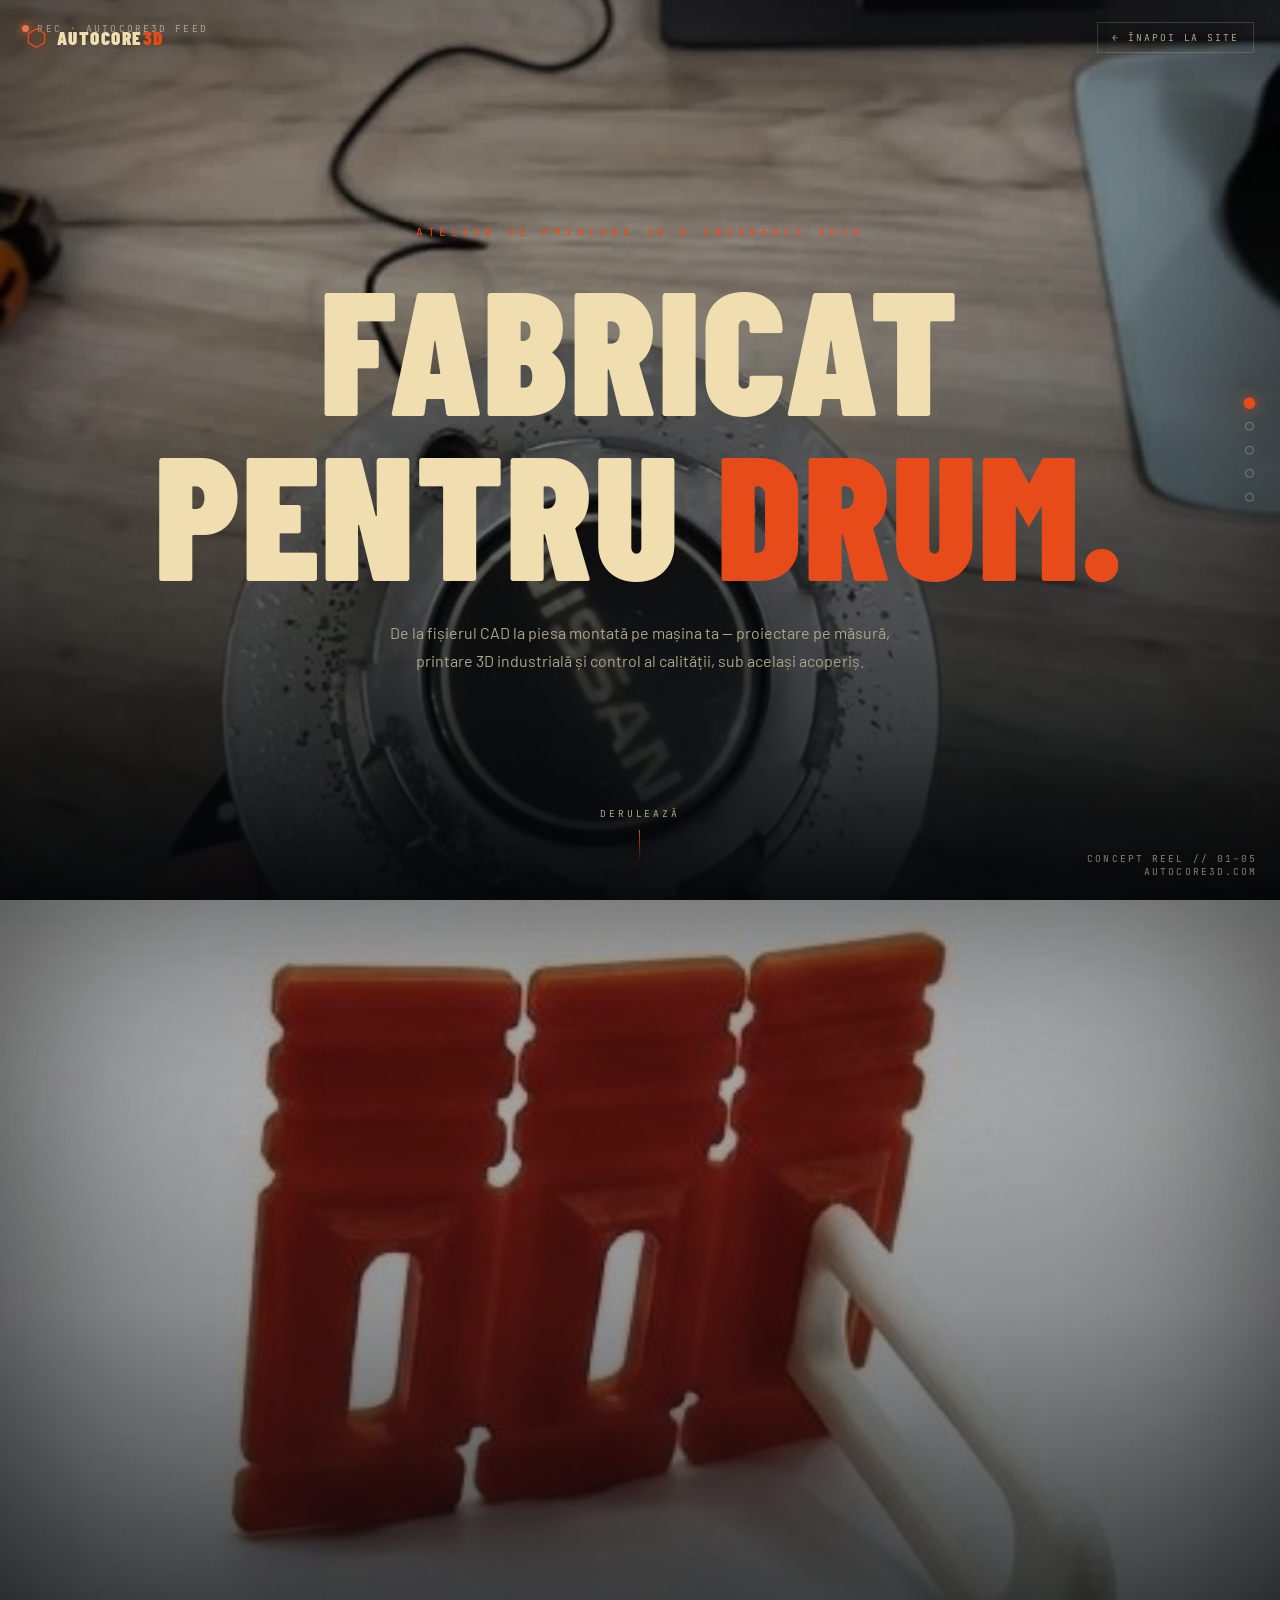
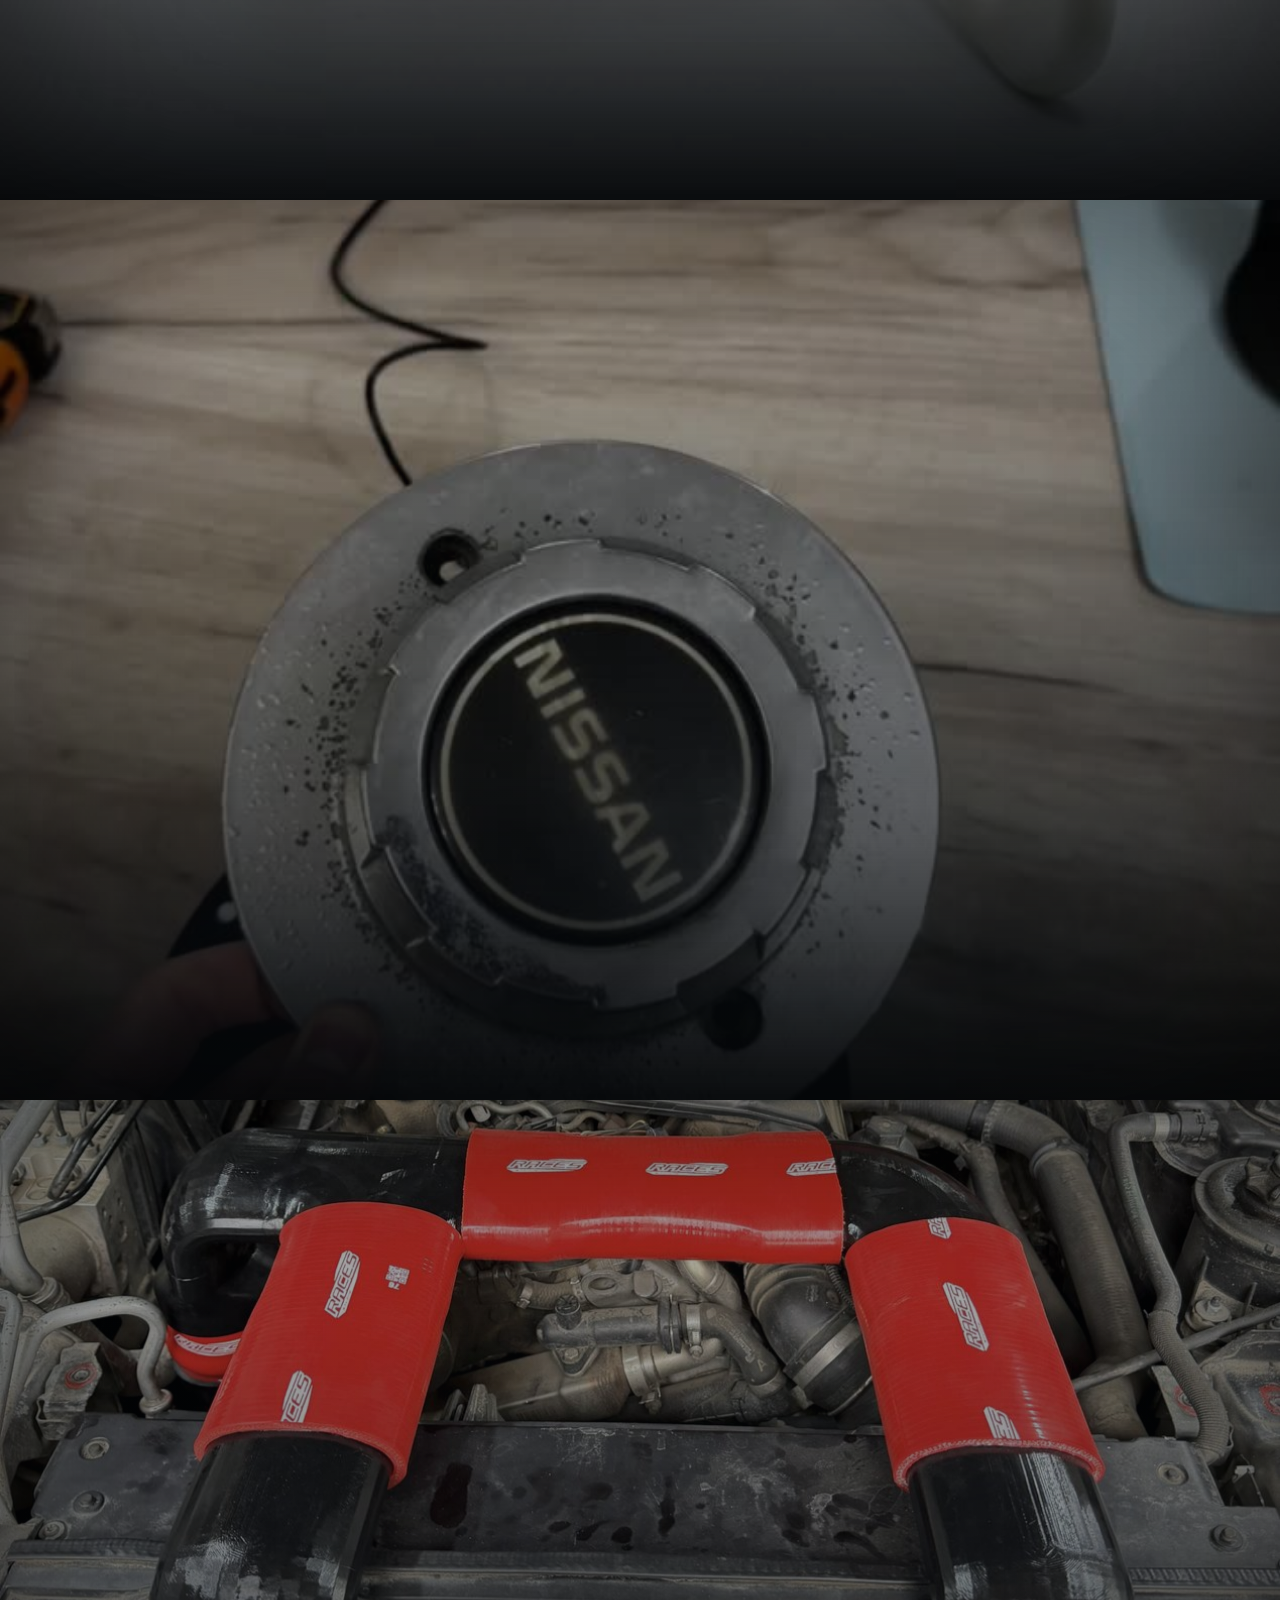
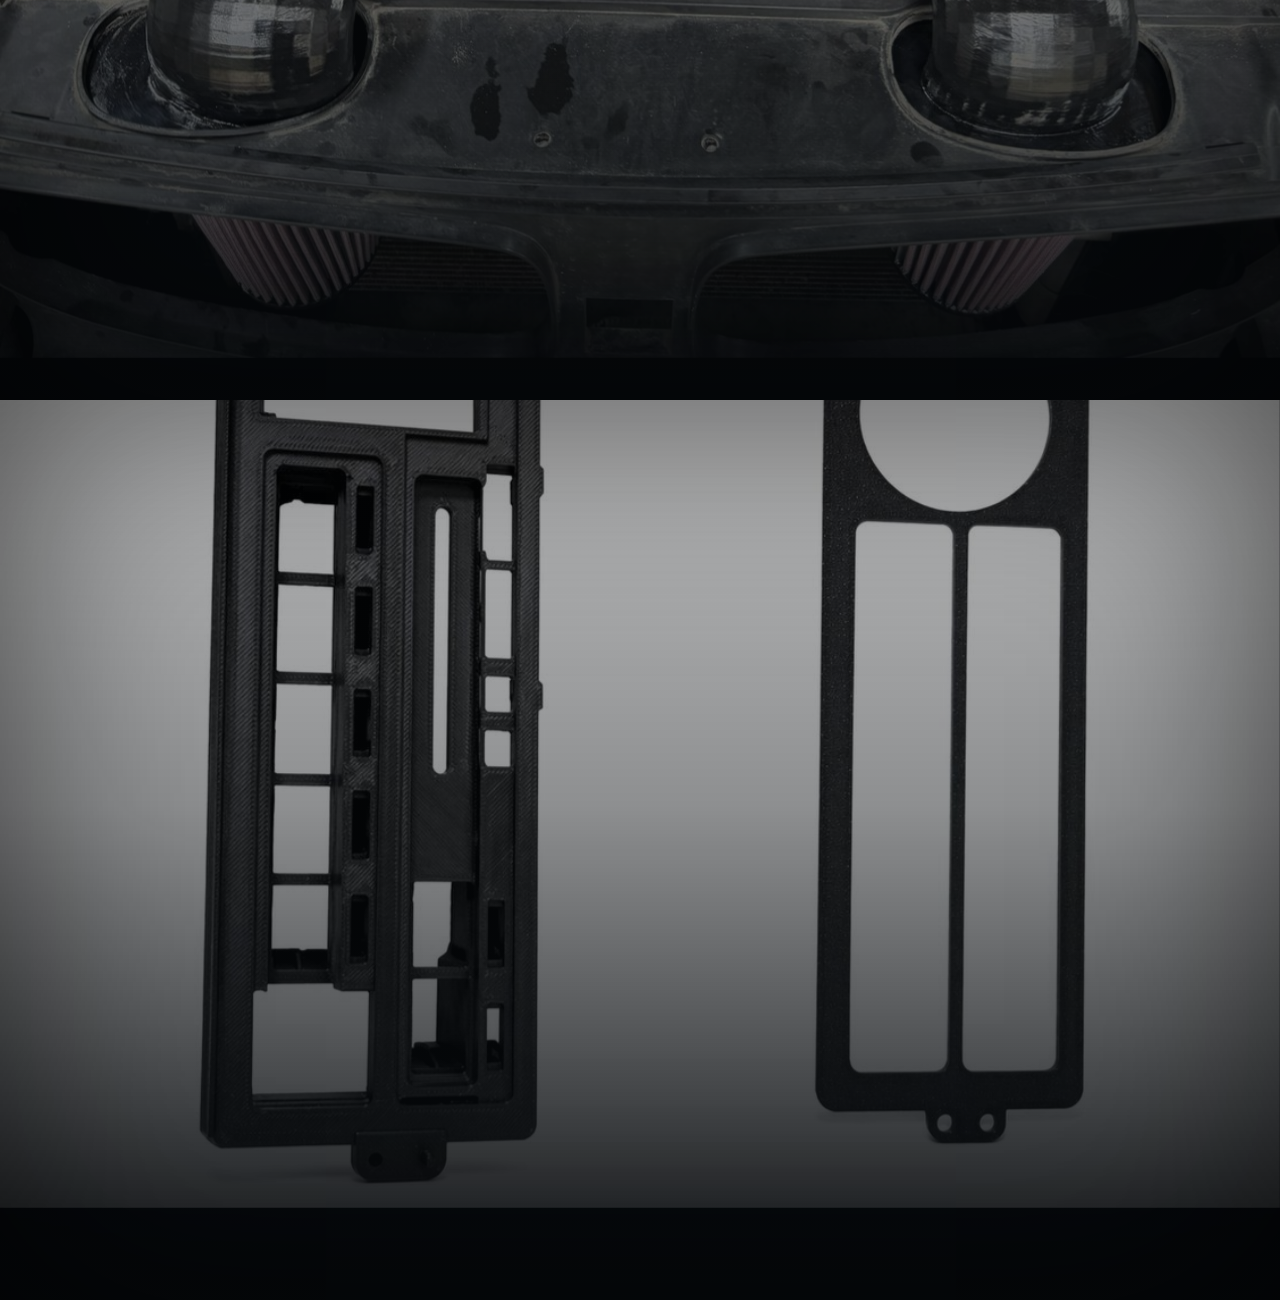
<file: concept/index.html>
<!DOCTYPE html>
<html lang="ro" style="color-scheme:dark">
<head>
<meta charset="UTF-8"/>
<meta name="viewport" content="width=device-width,initial-scale=1.0,maximum-scale=1.0,user-scalable=no"/>
<meta name="color-scheme" content="dark"/>
<meta name="robots" content="noindex"/>
<title>AUTOCORE3D — Concept Reel</title>
<link rel="preconnect" href="https://fonts.googleapis.com"/>
<link href="https://fonts.googleapis.com/css2?family=JetBrains+Mono:wght@400;500;700&family=Barlow+Condensed:wght@600;800;900&family=Barlow:wght@400;500&display=swap" rel="stylesheet"/>
<style>
:root{
  color-scheme:dark!important;
  --bg:#06090c;
  --red:#E84B1A;
  --text:#F0DDB0;
  --sub:#B0A48C;
  --muted:#5C7080;
  --mono:'JetBrains Mono',monospace;
  --disp:'Barlow Condensed',sans-serif;
  --body:'Barlow',sans-serif;
  --ease:cubic-bezier(.16,1,.3,1);
}
*,*::before,*::after{box-sizing:border-box;margin:0;padding:0;}
html{scroll-behavior:smooth;background:var(--bg)!important;}
body{background:var(--bg)!important;color:var(--text)!important;font-family:var(--body);overflow-x:hidden;-webkit-font-smoothing:antialiased;}
@media (prefers-reduced-motion: no-preference){
  html{scroll-snap-type:y mandatory;}
}

/* ── HUD chrome ── */
.hud{position:fixed;z-index:50;font-family:var(--mono);font-size:.6rem;letter-spacing:.22em;color:rgba(240,221,176,.55);pointer-events:none;mix-blend-mode:screen;}
.hud-tl{top:1.4rem;left:1.4rem;display:flex;align-items:center;gap:.5rem;}
.hud-rec{width:7px;height:7px;border-radius:50%;background:var(--red);box-shadow:0 0 8px var(--red);animation:blink 1.6s infinite;}
@keyframes blink{0%,100%{opacity:1}50%{opacity:.25}}
.hud-br{bottom:1.4rem;right:1.4rem;text-align:right;}
@media(max-width:640px){.hud{font-size:.52rem;}}

.progress{position:fixed;top:0;left:0;height:2px;background:var(--red);box-shadow:0 0 10px var(--red);z-index:60;width:0%;transition:width .1s linear;}

/* ── nav ── */
.cine-nav{position:fixed;top:0;left:0;right:0;z-index:50;display:flex;align-items:center;justify-content:space-between;padding:1.4rem 1.6rem;font-family:var(--mono);}
.cine-logo{display:flex;align-items:center;gap:10px;}
.cine-hex{font-size:1.5rem;color:var(--red);line-height:1;text-shadow:0 0 14px rgba(232,75,26,.6);}
.cine-name{font-family:var(--disp);font-size:1.2rem;font-weight:900;letter-spacing:.08em;color:var(--text);}
.cine-name span{color:var(--red);}
.cine-back{font-size:.6rem;letter-spacing:.2em;color:var(--sub);text-transform:uppercase;text-decoration:none;border:1px solid rgba(240,221,176,.18);padding:.5rem .9rem;transition:all .25s var(--ease);}
.cine-back:hover{border-color:var(--red);color:var(--red);}

/* ── side dots ── */
.dots{position:fixed;right:1.6rem;top:50%;transform:translateY(-50%);z-index:50;display:flex;flex-direction:column;gap:.9rem;}
.dot{width:9px;height:9px;border:1px solid rgba(240,221,176,.35);border-radius:50%;cursor:pointer;transition:all .3s var(--ease);background:transparent;padding:0;}
.dot:hover{border-color:var(--red);}
.dot.on{background:var(--red);border-color:var(--red);box-shadow:0 0 10px rgba(232,75,26,.7);transform:scale(1.3);}
@media(max-width:640px){.dots{display:none;}}

/* ── scenes ── */
.scene{position:relative;height:100vh;height:100dvh;scroll-snap-align:start;overflow:hidden;display:flex;align-items:flex-end;}
.scene-media{position:absolute;top:-12%;left:0;width:100%;height:124%;object-fit:cover;will-change:transform;}
.scene-overlay{position:absolute;inset:0;background:linear-gradient(180deg,rgba(6,9,12,.25) 0%,rgba(6,9,12,.45) 45%,rgba(6,9,12,.96) 100%);}
.scene-vignette{position:absolute;inset:0;box-shadow:inset 0 0 18vw rgba(0,0,0,.65);pointer-events:none;}
.scene-content{position:relative;z-index:2;max-width:1280px;margin:0 auto;padding:0 1.6rem 6.5rem;width:100%;}
.scene-text{max-width:680px;}
.align-r .scene-text{margin-left:auto;text-align:right;}

.scene-num{font-family:var(--mono);font-size:.7rem;color:var(--red);letter-spacing:.35em;margin-bottom:1rem;text-transform:uppercase;
  opacity:0;transform:translateY(22px);transition:opacity .8s var(--ease),transform .8s var(--ease);}
.scene-title{font-family:var(--disp);font-weight:900;text-transform:uppercase;font-size:clamp(2.8rem,11vw,8.5rem);line-height:.96;letter-spacing:.01em;margin-bottom:1.3rem;color:var(--text);
  opacity:0;transform:translateY(46px);transition:opacity .9s var(--ease) .08s,transform .9s var(--ease) .08s;}
.scene-title em{font-style:normal;color:var(--red);}
.scene-body{font-family:var(--body);font-size:1rem;color:var(--sub);max-width:460px;line-height:1.75;
  opacity:0;transform:translateY(32px);transition:opacity .8s var(--ease) .2s,transform .8s var(--ease) .2s;}
.align-r .scene-body{margin-left:auto;}
.scene.in-view .scene-num,.scene.in-view .scene-title,.scene.in-view .scene-body{opacity:1;transform:translateY(0);}

/* ── hero ── */
.scene-hero{align-items:center;justify-content:center;text-align:center;}
.scene-hero .scene-content{padding-bottom:0;display:flex;flex-direction:column;align-items:center;}
.hero-eyebrow{font-family:var(--mono);font-size:.7rem;color:var(--red);letter-spacing:.4em;margin-bottom:1.5rem;text-transform:uppercase;
  opacity:0;transform:translateY(20px);transition:opacity .8s var(--ease),transform .8s var(--ease);}
.hero-title{font-family:var(--disp);font-weight:900;text-transform:uppercase;font-size:clamp(3.6rem,15vw,11rem);line-height:.94;letter-spacing:.01em;color:var(--text);
  opacity:0;transform:translateY(50px);transition:opacity 1s var(--ease) .12s,transform 1s var(--ease) .12s;}
.hero-title em{font-style:normal;color:var(--red);}
.hero-sub{font-family:var(--body);font-size:1rem;color:var(--sub);max-width:520px;margin-top:1.6rem;line-height:1.75;
  opacity:0;transform:translateY(30px);transition:opacity .9s var(--ease) .26s,transform .9s var(--ease) .26s;}
.scene.in-view .hero-eyebrow,.scene.in-view .hero-title,.scene.in-view .hero-sub{opacity:1;transform:translateY(0);}
.scroll-cue{position:absolute;bottom:2.4rem;left:50%;transform:translateX(-50%);display:flex;flex-direction:column;align-items:center;gap:.6rem;z-index:2;
  font-family:var(--mono);font-size:.6rem;letter-spacing:.3em;color:var(--sub);text-transform:uppercase;animation:cue-bob 2.4s ease-in-out infinite;}
.scroll-cue::after{content:'';width:1px;height:32px;background:linear-gradient(180deg,var(--red),transparent);}
@keyframes cue-bob{0%,100%{transform:translate(-50%,0)}50%{transform:translate(-50%,10px)}}

/* ── final scene ── */
.scene-final{align-items:center;justify-content:center;text-align:center;}
.scene-final .scene-content{display:flex;flex-direction:column;align-items:center;padding-bottom:0;}
.final-logo{display:flex;align-items:center;gap:12px;margin-bottom:2rem;
  opacity:0;transform:translateY(22px);transition:opacity .8s var(--ease),transform .8s var(--ease);}
.final-hex{font-size:2.2rem;color:var(--red);text-shadow:0 0 18px rgba(232,75,26,.6);}
.final-name{font-family:var(--disp);font-size:1.8rem;font-weight:900;letter-spacing:.1em;color:var(--text);}
.final-name span{color:var(--red);}
.final-title{font-family:var(--disp);font-weight:900;text-transform:uppercase;font-size:clamp(2.4rem,9vw,6.5rem);line-height:1.05;letter-spacing:.01em;color:var(--text);margin-bottom:2.2rem;
  opacity:0;transform:translateY(40px);transition:opacity .9s var(--ease) .1s,transform .9s var(--ease) .1s;}
.final-title em{font-style:normal;color:var(--red);}
.final-cta{display:inline-flex;align-items:center;gap:.6rem;background:var(--red);color:#fff;font-family:var(--mono);font-size:.78rem;font-weight:700;letter-spacing:.12em;text-transform:uppercase;padding:1rem 2rem;text-decoration:none;position:relative;overflow:hidden;transition:all .25s var(--ease);
  opacity:0;transform:translateY(30px);transition:opacity .9s var(--ease) .22s,transform .9s var(--ease) .22s,box-shadow .25s,transform .25s;}
.final-cta:hover{box-shadow:0 0 28px rgba(232,75,26,.55);transform:translateY(-2px);}
.final-foot{margin-top:2.4rem;font-family:var(--mono);font-size:.55rem;letter-spacing:.25em;color:var(--muted);text-transform:uppercase;
  opacity:0;transition:opacity 1s var(--ease) .35s;}
.scene.in-view .final-logo,.scene.in-view .final-title,.scene.in-view .final-cta,.scene.in-view .final-foot{opacity:1;transform:translateY(0);}

/* ── reduced motion ── */
@media (prefers-reduced-motion: reduce){
  html{scroll-snap-type:none;}
  .scene-num,.scene-title,.scene-body,.hero-eyebrow,.hero-title,.hero-sub,.final-logo,.final-title,.final-cta,.final-foot{
    opacity:1!important;transform:none!important;transition:none!important;}
  .scroll-cue{animation:none;}
}
@media(max-width:640px){
  .cine-name{font-size:1rem;}
  .cine-back{font-size:.52rem;padding:.42rem .7rem;}
  .scene-content{padding-bottom:4rem;}
}
</style>
</head>
<body>

<div class="progress" id="progress"></div>

<div class="hud hud-tl"><span class="hud-rec"></span> REC · AUTOCORE3D FEED</div>
<div class="hud hud-br">CONCEPT REEL // 01–05<br/>AUTOCORE3D.COM</div>

<header class="cine-nav">
  <div class="cine-logo">
    <span class="cine-hex">⬡</span>
    <span class="cine-name">AUTOCORE<span>3D</span></span>
  </div>
  <a class="cine-back" href="../catalog.html">← Înapoi la site</a>
</header>

<nav class="dots" aria-label="Navigare scene">
  <button class="dot" data-index="0" aria-label="Scena 1"></button>
  <button class="dot" data-index="1" aria-label="Scena 2"></button>
  <button class="dot" data-index="2" aria-label="Scena 3"></button>
  <button class="dot" data-index="3" aria-label="Scena 4"></button>
  <button class="dot" data-index="4" aria-label="Scena 5"></button>
</nav>

<main>

  <!-- SCENE 0 — HERO -->
  <section class="scene scene-hero" id="scene-0" data-index="0">
    <video class="scene-media" autoplay muted loop playsinline poster="../assets/story/proj-process-poster.jpg">
      <source src="../assets/story/proj-process.mp4" type="video/mp4"/>
    </video>
    <div class="scene-overlay"></div>
    <div class="scene-vignette"></div>
    <div class="scene-content">
      <div class="hero-eyebrow">Atelier de printare 3D & inginerie auto</div>
      <h1 class="hero-title">Fabricat<br/>pentru <em>drum.</em></h1>
      <p class="hero-sub">De la fișierul CAD la piesa montată pe mașina ta — proiectare pe măsură, printare 3D industrială și control al calității, sub același acoperiș.</p>
    </div>
    <div class="scroll-cue">Derulează</div>
  </section>

  <!-- SCENE 1 — PROIECTARE -->
  <section class="scene" id="scene-1" data-index="1">
    <img class="scene-media" src="../assets/story/proj-bracket.jpg" alt="Suport auto proiectat CAD, printat 3D"/>
    <div class="scene-overlay"></div>
    <div class="scene-vignette"></div>
    <div class="scene-content">
      <div class="scene-text">
        <div class="scene-num">01 — Proiectare</div>
        <h2 class="scene-title">Desenat<br/>pe <em>măsură.</em></h2>
        <p class="scene-body">Fiecare suport și consolă pleacă dintr-un model CAD parametric, adaptat exact pe șasiul și motorul tău. Toleranțele se verifică digital, înainte ca imprimanta să pornească.</p>
      </div>
    </div>
  </section>

  <!-- SCENE 2 — PRINTARE -->
  <section class="scene" id="scene-2" data-index="2">
    <img class="scene-media" src="../assets/story/proj-process-poster.jpg" alt="Procesul de printare 3D, strat cu strat"/>
    <div class="scene-overlay"></div>
    <div class="scene-vignette"></div>
    <div class="scene-content">
      <div class="scene-text align-r">
        <div class="scene-num">02 — Printare</div>
        <h2 class="scene-title">Strat<br/>cu <em>strat.</em></h2>
        <p class="scene-body">Filamente tehnice — PETG-CF, ABS, Nylon — printate cu precizie industrială, rezistente la temperatura motorului, vibrații și factori UV.</p>
      </div>
    </div>
  </section>

  <!-- SCENE 3 — MONTAJ -->
  <section class="scene" id="scene-3" data-index="3">
    <img class="scene-media" src="../assets/story/proj-bigintake.jpg" alt="Sistem de admisie 3D printat montat pe motor"/>
    <div class="scene-overlay"></div>
    <div class="scene-vignette"></div>
    <div class="scene-content">
      <div class="scene-text">
        <div class="scene-num">03 — Montaj</div>
        <h2 class="scene-title">Montat.<br/>Testat.<br/><em>Live.</em></h2>
        <p class="scene-body">Fiecare piesă este verificată direct pe mașină reală — fitment perfect, fără ajustări ulterioare, fără compromisuri.</p>
      </div>
    </div>
  </section>

  <!-- SCENE 4 — FINAL / CTA -->
  <section class="scene scene-final" id="scene-4" data-index="4">
    <img class="scene-media" src="../assets/story/proj-interior.jpg" alt="Interior auto cu piese 3D printate"/>
    <div class="scene-overlay"></div>
    <div class="scene-vignette"></div>
    <div class="scene-content">
      <div class="final-logo">
        <span class="final-hex">⬡</span>
        <span class="final-name">AUTOCORE<span>3D</span></span>
      </div>
      <h2 class="final-title">Piesa ta e în desen.<br/>Noi o facem <em>realitate.</em></h2>
      <a class="final-cta" href="../catalog.html">Vezi catalogul →</a>
      <div class="final-foot">Concept vizual — AutoCore3D.com</div>
    </div>
  </section>

</main>

<script>
(function(){
  var reduced = window.matchMedia('(prefers-reduced-motion: reduce)').matches;
  var scenes = document.querySelectorAll('.scene');
  var dots = document.querySelectorAll('.dot');
  var progress = document.getElementById('progress');

  // Reveal text when scene enters viewport
  var revealObserver = new IntersectionObserver(function(entries){
    entries.forEach(function(entry){
      entry.target.classList.toggle('in-view', entry.isIntersecting);
    });
  }, {threshold: 0.4});
  scenes.forEach(function(s){ revealObserver.observe(s); });

  // Active dot tracking
  var dotObserver = new IntersectionObserver(function(entries){
    entries.forEach(function(entry){
      if(entry.isIntersecting){
        var idx = entry.target.getAttribute('data-index');
        dots.forEach(function(d){ d.classList.toggle('on', d.getAttribute('data-index') === idx); });
      }
    });
  }, {threshold: 0.6});
  scenes.forEach(function(s){ dotObserver.observe(s); });

  dots.forEach(function(dot){
    dot.addEventListener('click', function(){
      var target = document.getElementById('scene-' + dot.getAttribute('data-index'));
      if(target) target.scrollIntoView({behavior: reduced ? 'auto' : 'smooth'});
    });
  });

  // Parallax + scroll progress
  var ticking = false;
  function update(){
    var vh = window.innerHeight;
    if(!reduced){
      scenes.forEach(function(scene){
        var media = scene.querySelector('.scene-media');
        if(!media) return;
        var rect = scene.getBoundingClientRect();
        var p = rect.top / vh; // -1..0..1
        media.style.transform = 'translateY(' + (p * -50) + 'px)';
      });
    }
    var doc = document.documentElement;
    var max = doc.scrollHeight - vh;
    var pct = max > 0 ? (doc.scrollTop || window.scrollY) / max * 100 : 0;
    progress.style.width = pct + '%';
    ticking = false;
  }
  window.addEventListener('scroll', function(){
    if(!ticking){ requestAnimationFrame(update); ticking = true; }
  }, {passive: true});
  update();
})();
</script>

</body>
</html>
</file>
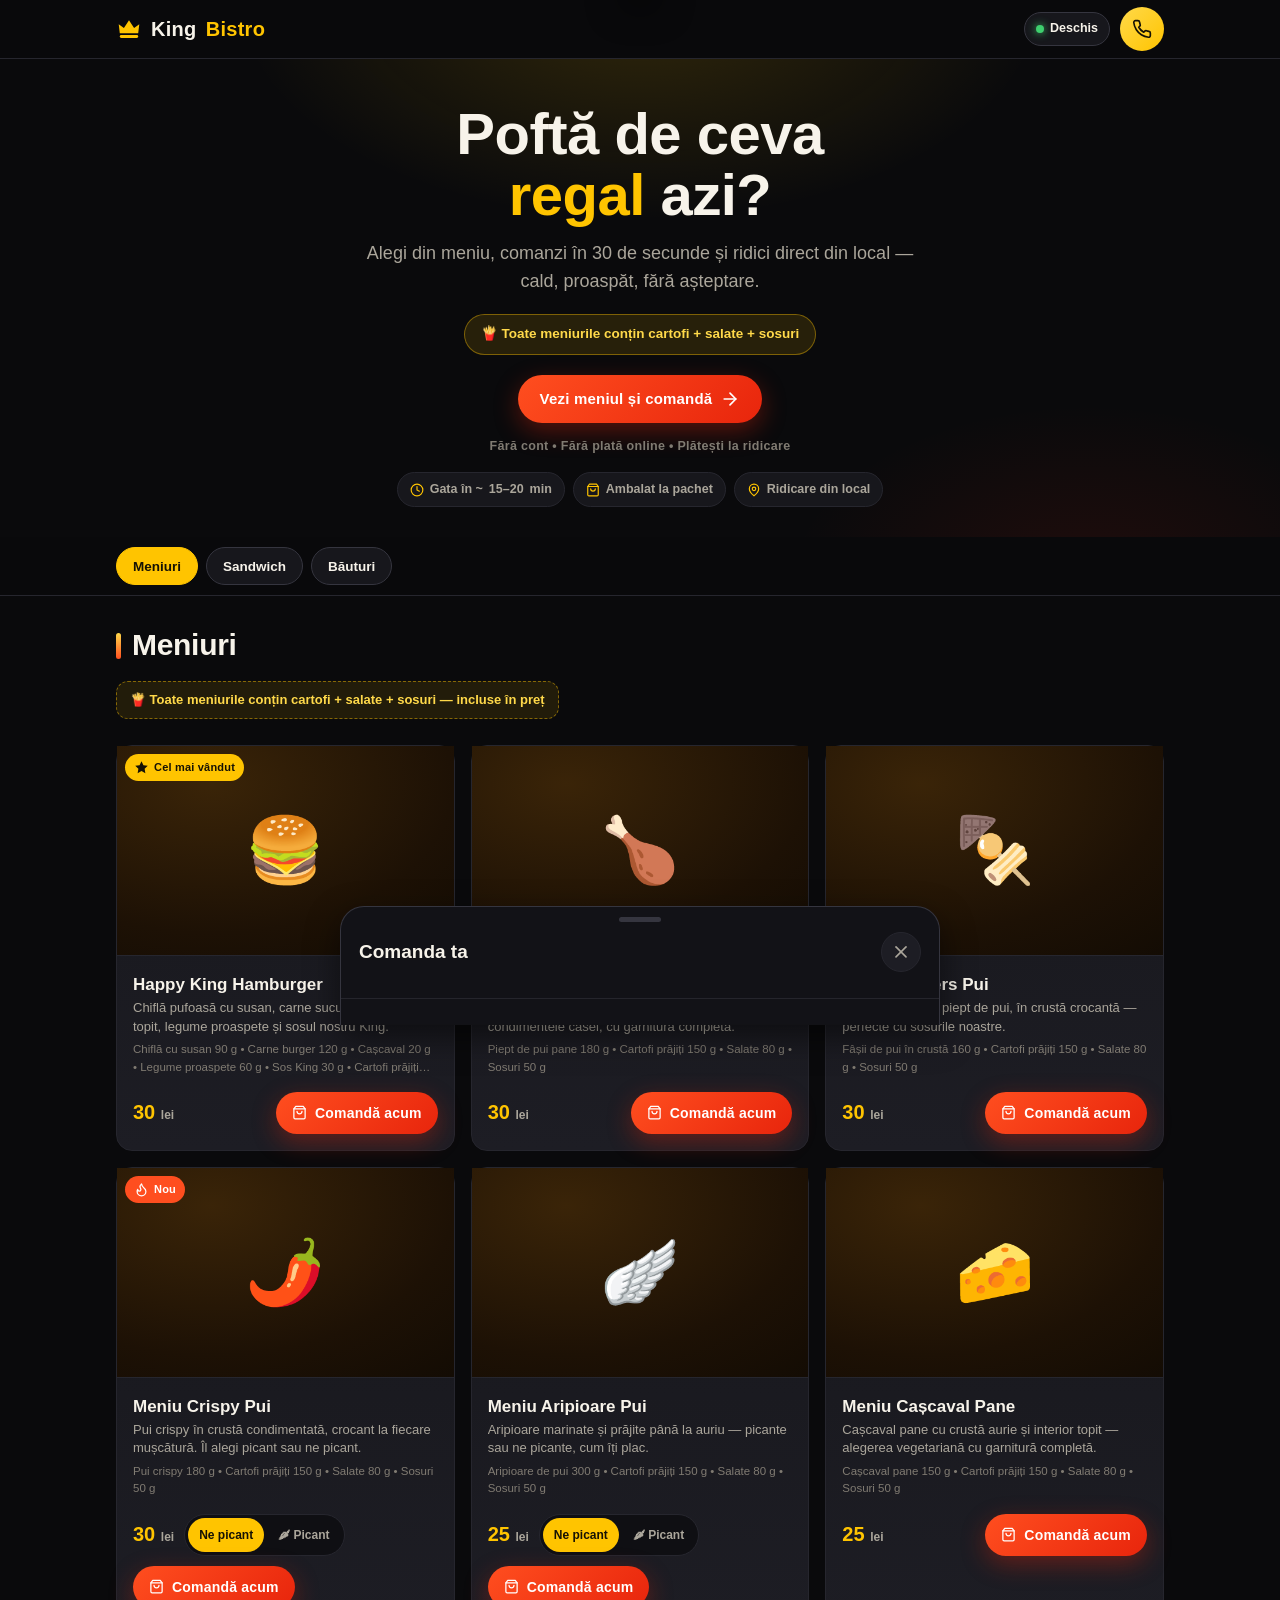
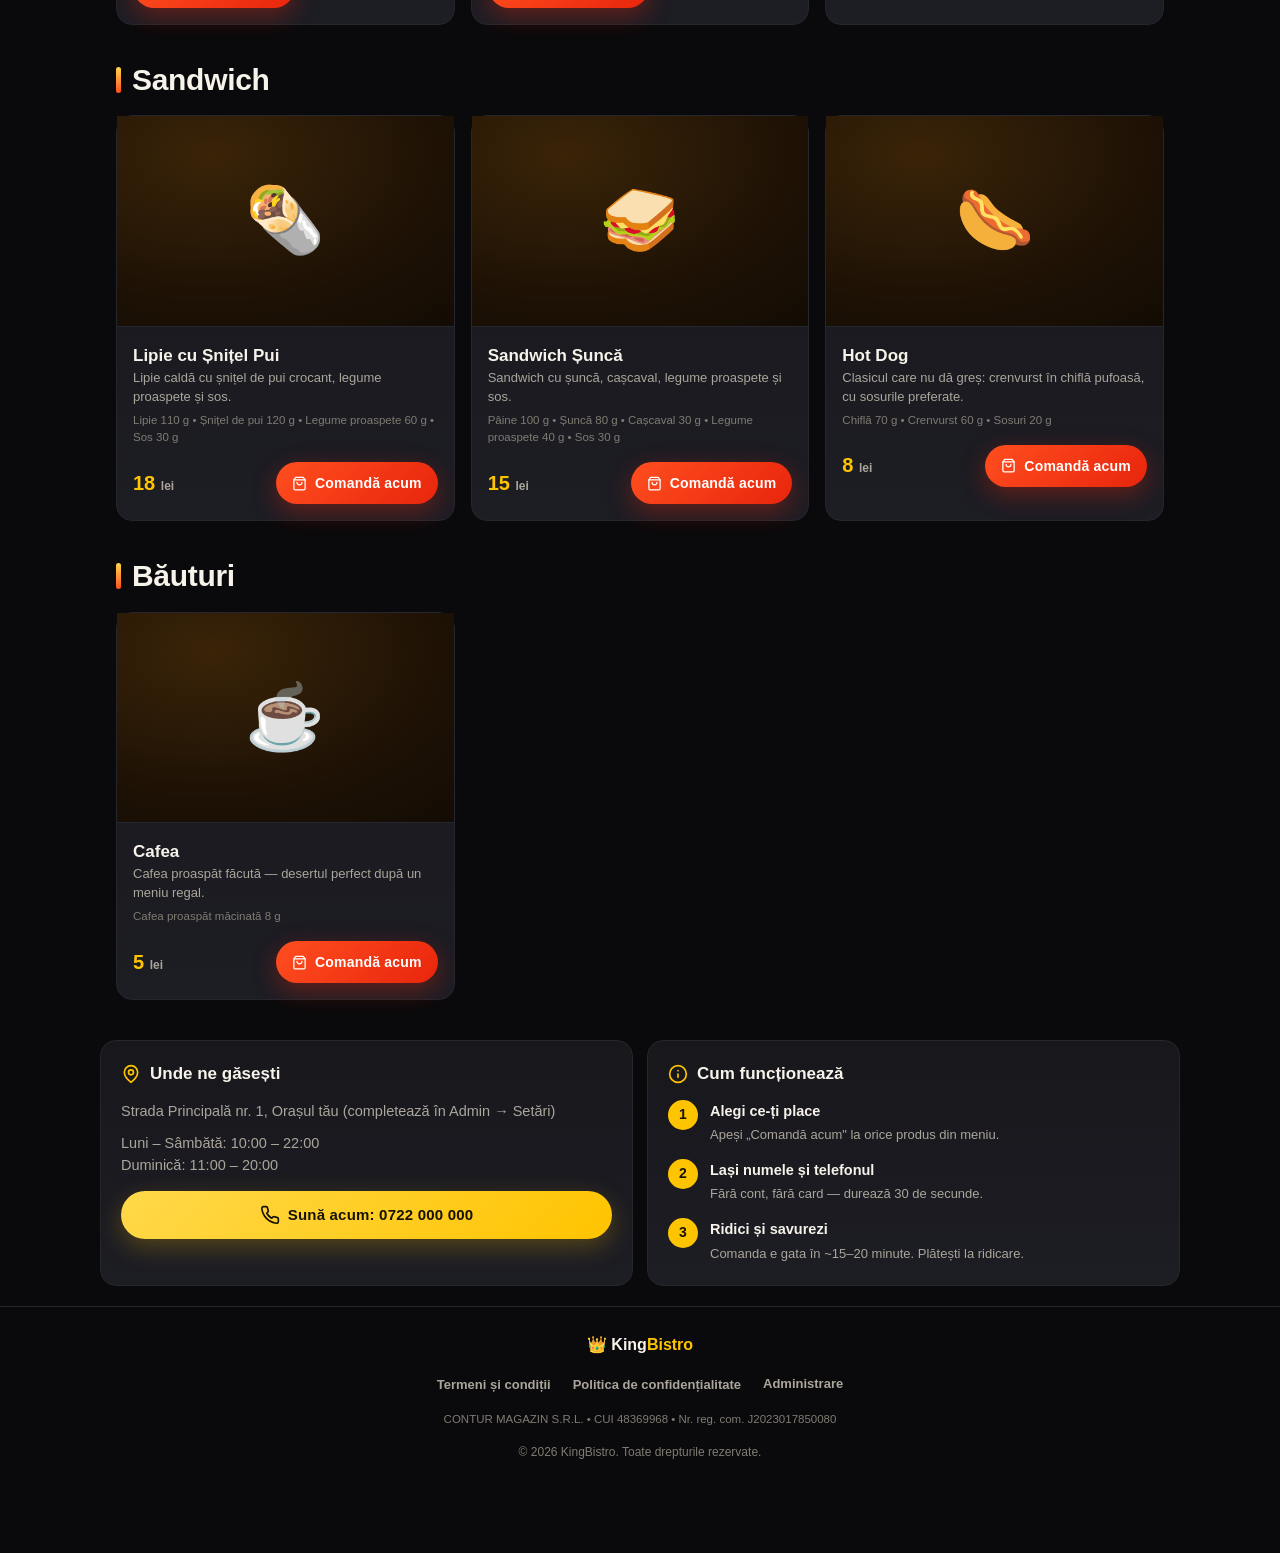
<file: king-bistro/index.html>
<!DOCTYPE html>
<html lang="ro">
<head>
<meta charset="UTF-8">
<meta name="viewport" content="width=device-width, initial-scale=1, viewport-fit=cover">
<title>KingBistro — Meniu & Comandă cu Ridicare</title>
<meta name="description" content="KingBistro — meniuri cu pui crispy, hamburger, șnițel, aripioare și sandwich-uri. Comandă online și ridică din local în ~15 minute. Toate meniurile conțin cartofi, salate și sosuri.">
<meta property="og:title" content="KingBistro — Meniu & Comandă cu Ridicare">
<meta property="og:description" content="Comanzi în 30 de secunde, ridici din local. Toate meniurile conțin cartofi + salate + sosuri.">
<meta property="og:type" content="website">
<meta name="theme-color" content="#0A0A0C">
<meta name="apple-mobile-web-app-capable" content="yes">
<meta name="mobile-web-app-capable" content="yes">
<meta name="apple-mobile-web-app-status-bar-style" content="black-translucent">
<meta name="apple-mobile-web-app-title" content="KingBistro">
<link rel="icon" href="data:image/svg+xml,%3Csvg xmlns='http://www.w3.org/2000/svg' viewBox='0 0 24 24'%3E%3Crect width='24' height='24' rx='5' fill='%230A0A0C'/%3E%3Cpath d='M4 15.5 3 7.5l4.6 3.4L12 4l4.4 6.9L21 7.5l-1 8H4z' fill='%23FFC400'/%3E%3Crect x='4' y='17' width='16' height='2.4' rx='1.2' fill='%23FFC400'/%3E%3C/svg%3E">
<script type="application/ld+json" id="ldjson">
{
  "@context": "https://schema.org",
  "@type": "FastFoodRestaurant",
  "name": "KingBistro",
  "alternateName": "King Bistro",
  "legalName": "CONTUR MAGAZIN S.R.L.",
  "taxID": "48369968",
  "description": "Fast food cu meniuri de pui crispy, hamburger, șnițel, aripioare și sandwich-uri. Comandă cu ridicare din local.",
  "servesCuisine": ["Fast food", "Pui crispy", "Burgeri", "Sandwich-uri"],
  "priceRange": "8–30 RON",
  "address": { "@type": "PostalAddress", "addressCountry": "RO" }
}
</script>
<style>
:root{
  --bg:#0A0A0C; --bg-2:#121217; --card:#17171C; --card-2:#1D1D24;
  --line:#26262E; --line-2:#35353F;
  --text:#F7F3EA; --muted:#ABA69B; --muted-2:#807B72;
  --gold:#FFC400; --gold-2:#FFD94A; --gold-ink:#161204;
  --red:#FF4E1F; --red-2:#E8250C; --danger:#FF5A45; --green:#3ECF6E;
  --orange:#FF8A00; --gray-st:#8A8A93;
  --r:16px; --r-s:12px;
  --z-hdr:60; --z-bar:80; --z-sheet:90; --z-modal:100; --z-toast:120;
  --shadow:0 12px 32px rgba(0,0,0,.5);
}
*{box-sizing:border-box;margin:0;padding:0}
html{scroll-behavior:smooth}
body{
  background:var(--bg); color:var(--text);
  font-family:-apple-system,BlinkMacSystemFont,"Segoe UI",Roboto,"Helvetica Neue",Arial,"Noto Sans",sans-serif;
  font-size:16px; line-height:1.55;
  -webkit-font-smoothing:antialiased; -webkit-tap-highlight-color:transparent;
  min-height:100dvh;
}
img{max-width:100%;display:block}
button{font-family:inherit;cursor:pointer;touch-action:manipulation}
input,select,textarea{font-family:inherit}
a{color:var(--gold);text-decoration:none}
:focus-visible{outline:3px solid var(--gold);outline-offset:2px;border-radius:6px}
.hidden{display:none !important}
.container{max-width:1080px;margin:0 auto;padding:0 16px}
.ic{width:20px;height:20px;stroke:currentColor;fill:none;stroke-width:2;stroke-linecap:round;stroke-linejoin:round;flex-shrink:0}
.ic-s{width:15px;height:15px}
.ic-fill{fill:currentColor;stroke:none}

/* ---------- Buttons ---------- */
.btn{
  display:inline-flex;align-items:center;justify-content:center;gap:8px;
  border:0;border-radius:999px;min-height:48px;padding:12px 22px;
  font-size:15px;font-weight:800;letter-spacing:.2px;color:var(--text);
  background:var(--card-2);transition:transform .15s ease,box-shadow .2s ease,filter .2s ease;
}
.btn:active{transform:scale(.96)}
.btn-cta{
  background:linear-gradient(135deg,var(--red) 0%,var(--red-2) 100%);color:#fff;
  box-shadow:0 8px 24px rgba(232,37,12,.35);
}
.btn-cta:hover{filter:brightness(1.07)}
.btn-gold{background:linear-gradient(135deg,var(--gold-2),var(--gold));color:var(--gold-ink);box-shadow:0 8px 24px rgba(255,196,0,.25)}
.btn-ghost{background:transparent;border:1.5px solid var(--line-2);color:var(--text)}
.btn-sm{min-height:42px;padding:9px 16px;font-size:14px}
.btn[disabled]{opacity:.45;cursor:not-allowed;box-shadow:none}
.btn-block{width:100%}
.btn-danger{background:transparent;border:1.5px solid rgba(255,90,69,.5);color:var(--danger)}

/* ---------- Header ---------- */
header.top{
  position:sticky;top:0;z-index:var(--z-hdr);
  background:rgba(10,10,12,.82);backdrop-filter:blur(14px);-webkit-backdrop-filter:blur(14px);
  border-bottom:1px solid var(--line);
  padding-top:env(safe-area-inset-top);
}
.top-in{display:flex;align-items:center;justify-content:space-between;gap:10px;min-height:58px}
.brand{display:flex;align-items:center;gap:9px;font-size:20px;font-weight:900;letter-spacing:.3px;color:var(--text)}
.brand .crown{width:26px;height:26px;color:var(--gold)}
.brand b{color:var(--gold)}
.top-right{display:flex;align-items:center;gap:10px}
.status-pill{display:inline-flex;align-items:center;gap:6px;font-size:12.5px;font-weight:800;padding:6px 11px;border-radius:999px;border:1px solid var(--line-2);background:var(--card)}
.status-pill .dot{width:8px;height:8px;border-radius:50%;background:var(--green);box-shadow:0 0 8px var(--green)}
.status-pill.closed .dot{background:var(--danger);box-shadow:0 0 8px var(--danger)}
.call-btn{display:inline-flex;align-items:center;justify-content:center;width:44px;height:44px;border-radius:50%;background:linear-gradient(135deg,var(--gold-2),var(--gold));color:var(--gold-ink)}

/* ---------- Hero ---------- */
.hero{position:relative;text-align:center;padding:44px 16px 30px;overflow:hidden}
.hero::before{content:'';position:absolute;inset:0;pointer-events:none;
  background:radial-gradient(620px 340px at 50% -60px,rgba(255,196,0,.16),transparent 65%),
             radial-gradient(500px 300px at 85% 110%,rgba(232,37,12,.10),transparent 60%);}
.hero>*{position:relative}
.hero h1{font-size:clamp(32px,8.5vw,58px);font-weight:900;line-height:1.06;letter-spacing:-.5px;margin-bottom:14px}
.hero h1 .gold{color:var(--gold)}
.hero .sub{color:var(--muted);font-size:clamp(15px,4vw,18px);max-width:560px;margin:0 auto 18px}
.promo-pill{
  display:inline-flex;align-items:center;gap:8px;margin-bottom:20px;
  background:rgba(255,196,0,.12);border:1px solid rgba(255,196,0,.4);color:var(--gold-2);
  padding:9px 16px;border-radius:999px;font-size:13.5px;font-weight:800;
}
.hero-cta{display:flex;flex-wrap:wrap;gap:12px;justify-content:center;margin-bottom:14px}
.trust{color:var(--muted-2);font-size:12.5px;font-weight:700;letter-spacing:.3px}
.hero-chips{display:flex;flex-wrap:wrap;gap:8px;justify-content:center;margin-top:16px}
.hchip{display:inline-flex;align-items:center;gap:6px;font-size:12.5px;font-weight:700;color:var(--muted);background:var(--card);border:1px solid var(--line);padding:7px 12px;border-radius:999px}
.hchip .ic{width:14px;height:14px;color:var(--gold)}

/* ---------- Category nav ---------- */
.catnav{position:sticky;top:calc(58px + env(safe-area-inset-top));z-index:calc(var(--z-hdr) - 1);
  background:rgba(10,10,12,.88);backdrop-filter:blur(12px);-webkit-backdrop-filter:blur(12px);
  border-bottom:1px solid var(--line);}
.catnav-in{display:flex;gap:8px;overflow-x:auto;padding:10px 16px;scrollbar-width:none}
.catnav-in::-webkit-scrollbar{display:none}
.cat-chip{flex-shrink:0;border:1px solid var(--line-2);background:var(--card);color:var(--text);
  font-size:13.5px;font-weight:800;padding:9px 16px;border-radius:999px;min-height:38px;transition:background .2s,color .2s}
.cat-chip.on,.cat-chip:hover{background:var(--gold);border-color:var(--gold);color:var(--gold-ink)}

/* ---------- Menu ---------- */
.menu-sec{padding:26px 0 6px;scroll-margin-top:130px}
.cat-head{display:flex;align-items:center;gap:11px;margin-bottom:6px}
.cat-head .bar{width:5px;height:26px;border-radius:3px;background:linear-gradient(180deg,var(--gold-2),var(--red));flex-shrink:0}
.cat-head h2{font-size:clamp(22px,5.5vw,30px);font-weight:900;letter-spacing:-.3px}
.cat-note{display:inline-flex;align-items:center;gap:7px;margin:6px 0 14px;
  background:rgba(255,196,0,.1);border:1px dashed rgba(255,196,0,.45);color:var(--gold-2);
  padding:8px 13px;border-radius:12px;font-size:13px;font-weight:700}
.mi-grid{display:grid;gap:12px;margin-top:12px}
.mi{
  position:relative;display:grid;grid-template-columns:1fr auto;gap:4px 14px;
  background:linear-gradient(180deg,var(--card),var(--card-2));
  border:1px solid var(--line);border-radius:var(--r);padding:14px;
  transition:border-color .2s,transform .2s;
}
.mi:hover{border-color:rgba(255,196,0,.45)}
.mi-media{
  grid-column:2;grid-row:1;width:104px;height:104px;border-radius:14px;overflow:hidden;position:relative;
  border:1px solid var(--line-2);background:#0E0906;
}
.mi-media img{width:100%;height:100%;object-fit:cover}
.mi-ph{width:100%;height:100%;display:flex;align-items:center;justify-content:center;font-size:46px;
  background:radial-gradient(130% 130% at 28% 18%,#3A2408 0%,#1D1105 55%,#0E0903 100%)}
.mi-info{grid-column:1;grid-row:1;min-width:0}
.mi-name{font-size:17px;font-weight:800;line-height:1.25;margin-bottom:3px}
.mi-desc{font-size:13px;color:var(--muted);line-height:1.45;display:-webkit-box;-webkit-line-clamp:2;-webkit-box-orient:vertical;overflow:hidden}
.mi-ing{font-size:11.5px;color:var(--muted-2);margin-top:5px;line-height:1.5;display:-webkit-box;-webkit-line-clamp:2;-webkit-box-orient:vertical;overflow:hidden}
.mi-foot{grid-column:1 / -1;display:flex;align-items:center;gap:10px;flex-wrap:wrap;margin-top:9px}
.price{color:var(--gold);font-weight:900;font-size:20px;font-variant-numeric:tabular-nums;white-space:nowrap}
.price small{font-size:12px;font-weight:700;color:var(--muted)}
.mi-foot .spacer{flex:1}
.badge{
  position:absolute;top:8px;left:8px;z-index:2;display:none;align-items:center;gap:5px;
  font-size:11px;font-weight:900;padding:5px 9px;border-radius:999px;letter-spacing:.2px;
}
.badge.top,.badge-in.top{background:var(--gold);color:var(--gold-ink)}
.badge.nou,.badge-in.nou{background:var(--red);color:#fff}
.badge.promo,.badge-in.promo{background:var(--green);color:#06280F}
.badge-in{display:inline-flex;align-items:center;gap:4px;font-size:10px;font-weight:900;padding:3px 8px;border-radius:999px;letter-spacing:.3px;margin-bottom:6px;text-transform:uppercase}
.seg{display:inline-flex;background:#0F0F13;border:1px solid var(--line);border-radius:999px;padding:3px;gap:3px}
.seg button{border:0;background:transparent;color:var(--muted);font-weight:800;font-size:12px;padding:7px 11px;border-radius:999px;min-height:34px;transition:background .15s,color .15s}
.seg button.on-mild{background:var(--gold);color:var(--gold-ink)}
.seg button.on-hot{background:var(--red);color:#fff}
.mi.off .mi-media{filter:grayscale(1) brightness(.55)}
.mi.off .mi-name,.mi.off .price{opacity:.5}
.off-tag{position:absolute;inset:0;display:flex;align-items:center;justify-content:center;background:rgba(10,10,12,.55);color:#fff;font-size:11px;font-weight:900;text-transform:uppercase;letter-spacing:.5px;z-index:2}
@media(min-width:760px){
  .mi-grid{grid-template-columns:repeat(auto-fill,minmax(300px,1fr));gap:16px}
  .badge{display:inline-flex}
  .badge-in{display:none}
  .mi{display:flex;flex-direction:column;padding:0}
  .mi-media{width:100%;height:auto;aspect-ratio:16/10;border:0;border-radius:0;border-bottom:1px solid var(--line)}
  .mi-ph{font-size:64px}
  .mi-info{padding:14px 16px 0}
  .mi-foot{padding:0 16px 16px;margin-top:12px}
}

/* ---------- Info ---------- */
.info-sec{padding:34px 0 20px}
.info-grid{display:grid;gap:14px}
@media(min-width:760px){.info-grid{grid-template-columns:1fr 1fr}}
.info-card{background:linear-gradient(180deg,var(--card),var(--card-2));border:1px solid var(--line);border-radius:var(--r);padding:20px}
.info-card h3{display:flex;align-items:center;gap:9px;font-size:17px;font-weight:900;margin-bottom:12px}
.info-card h3 .ic{color:var(--gold)}
.info-card p{color:var(--muted);font-size:14.5px;white-space:pre-line}
.info-card .big-call{margin-top:14px}
.steps{display:flex;flex-direction:column;gap:12px}
.step{display:flex;gap:12px;align-items:flex-start}
.step .num{width:30px;height:30px;flex-shrink:0;border-radius:50%;background:var(--gold);color:var(--gold-ink);display:flex;align-items:center;justify-content:center;font-weight:900;font-size:14px}
.step b{display:block;font-size:14.5px}
.step span{color:var(--muted);font-size:13px}

/* ---------- Footer ---------- */
footer.site{border-top:1px solid var(--line);padding:26px 0 calc(90px + env(safe-area-inset-bottom));text-align:center}
footer.site .f-brand{font-weight:900;font-size:16px;margin-bottom:8px}
footer.site .f-links{display:flex;gap:18px;justify-content:center;flex-wrap:wrap;margin:10px 0}
footer.site .f-links button,footer.site .f-links a{background:none;border:0;color:var(--muted);font-size:13px;font-weight:700;padding:6px 2px}
footer.site .f-links a:hover,footer.site .f-links button:hover{color:var(--gold)}
footer.site .f-brand .gold{color:var(--gold)}
footer.site .legal-line{max-width:640px;margin:0 auto 10px;color:var(--muted-2);font-size:11.5px;line-height:1.6}
footer.site small{color:var(--muted-2);font-size:12px}

/* ---------- Cart bar ---------- */
.cart-bar{
  position:fixed;left:12px;right:12px;bottom:calc(12px + env(safe-area-inset-bottom));
  max-width:560px;margin:0 auto;z-index:var(--z-bar);
  display:flex;align-items:center;justify-content:space-between;gap:12px;
  background:linear-gradient(135deg,var(--gold-2),var(--gold));color:var(--gold-ink);
  border:0;border-radius:18px;padding:12px 18px;min-height:60px;width:calc(100% - 24px);
  box-shadow:0 14px 38px rgba(255,196,0,.35),0 4px 14px rgba(0,0,0,.5);
  transform:translateY(0);opacity:1;transition:transform .3s cubic-bezier(.32,.72,.24,1),opacity .3s;
  text-align:left;
}
.cart-bar.away{transform:translateY(160%);opacity:0;pointer-events:none}
.cart-bar .cb-l{display:flex;flex-direction:column;line-height:1.2}
.cart-bar .cb-count{font-size:12.5px;font-weight:800;opacity:.75}
.cart-bar .cb-total{font-size:19px;font-weight:900;font-variant-numeric:tabular-nums}
.cart-bar .cb-go{display:flex;align-items:center;gap:8px;font-size:15px;font-weight:900}
@keyframes cbPop{0%{transform:scale(1)}45%{transform:scale(1.045)}100%{transform:scale(1)}}
.cart-bar.pop{animation:cbPop .35s ease}

/* ---------- Sheet (checkout) ---------- */
.backdrop{position:fixed;inset:0;background:rgba(0,0,0,.62);backdrop-filter:blur(3px);-webkit-backdrop-filter:blur(3px);
  z-index:calc(var(--z-sheet) - 1);opacity:0;pointer-events:none;transition:opacity .28s}
.backdrop.open{opacity:1;pointer-events:auto}
.sheet{
  position:fixed;left:0;right:0;bottom:0;margin:0 auto;max-width:600px;z-index:var(--z-sheet);
  background:var(--bg-2);border:1px solid var(--line-2);border-bottom:0;border-radius:24px 24px 0 0;
  transform:translateY(105%);transition:transform .32s cubic-bezier(.32,.72,.24,1);
  display:flex;flex-direction:column;max-height:92dvh;box-shadow:var(--shadow);
}
.sheet.open{transform:translateY(0)}
.sheet .grab{width:42px;height:5px;border-radius:3px;background:var(--line-2);margin:10px auto 2px;flex-shrink:0}
.sheet-head{display:flex;align-items:center;justify-content:space-between;padding:8px 18px 10px;flex-shrink:0}
.sheet-head h3{font-size:19px;font-weight:900}
.x-btn{width:40px;height:40px;border-radius:50%;background:var(--card-2);border:1px solid var(--line);color:var(--muted);display:flex;align-items:center;justify-content:center}
.sheet-body{overflow-y:auto;-webkit-overflow-scrolling:touch;padding:0 18px 16px;flex:1}
.sheet-foot{flex-shrink:0;padding:12px 18px calc(14px + env(safe-area-inset-bottom));border-top:1px solid var(--line);background:var(--bg-2)}
.closed-note{display:flex;gap:9px;align-items:flex-start;background:rgba(255,90,69,.1);border:1px solid rgba(255,90,69,.4);color:#FFB3A8;border-radius:12px;padding:11px 13px;font-size:13px;font-weight:600;margin-bottom:10px}
.cl{display:flex;align-items:center;gap:11px;padding:12px 0;border-bottom:1px solid var(--line)}
.cl-info{flex:1;min-width:0}
.cl-name{font-size:14.5px;font-weight:800;line-height:1.3}
.cl-tag{display:inline-block;font-size:10.5px;font-weight:900;border-radius:6px;padding:2px 7px;margin-top:3px}
.cl-tag.hot{background:rgba(255,78,31,.18);color:#FF8A6B}
.cl-tag.mild{background:rgba(255,196,0,.14);color:var(--gold-2)}
.stepper{display:flex;align-items:center;gap:2px;background:#0F0F13;border:1px solid var(--line-2);border-radius:999px;padding:3px}
.stepper button{width:38px;height:38px;border-radius:50%;border:0;background:transparent;color:var(--gold);display:flex;align-items:center;justify-content:center;font-weight:900}
.stepper button:active{background:var(--card-2)}
.stepper .q{min-width:26px;text-align:center;font-weight:900;font-size:15px;font-variant-numeric:tabular-nums}
.cl-price{font-weight:900;font-size:15px;color:var(--gold);font-variant-numeric:tabular-nums;min-width:62px;text-align:right}
.xsell{margin:16px 0 4px}
.xsell h4{font-size:13.5px;font-weight:900;color:var(--muted);margin-bottom:10px;display:flex;align-items:center;gap:7px}
.xsell h4 .ic{width:15px;height:15px;color:var(--gold)}
.xs-row{display:flex;gap:10px;overflow-x:auto;padding-bottom:6px;scrollbar-width:none}
.xs-row::-webkit-scrollbar{display:none}
.xs-card{flex-shrink:0;width:138px;background:var(--card);border:1px solid var(--line);border-radius:14px;padding:10px;display:flex;flex-direction:column;gap:6px}
.xs-thumb{width:100%;height:64px;border-radius:9px;overflow:hidden;display:flex;align-items:center;justify-content:center;font-size:30px;background:radial-gradient(130% 130% at 30% 20%,#3A2408,#160D04)}
.xs-thumb img{width:100%;height:100%;object-fit:cover}
.xs-name{font-size:12px;font-weight:800;line-height:1.25;display:-webkit-box;-webkit-line-clamp:2;-webkit-box-orient:vertical;overflow:hidden;min-height:30px}
.xs-foot{display:flex;align-items:center;justify-content:space-between}
.xs-foot .p{font-size:13px;font-weight:900;color:var(--gold)}
.xs-add{width:34px;height:34px;border-radius:50%;border:0;background:linear-gradient(135deg,var(--red),var(--red-2));color:#fff;display:flex;align-items:center;justify-content:center}
.frm{margin-top:18px}
.frm h4{font-size:15px;font-weight:900;margin-bottom:12px;display:flex;align-items:center;gap:8px}
.frm h4 .ic{color:var(--gold);width:17px;height:17px}
.f-grid{display:grid;gap:12px}
@media(min-width:430px){.f-grid.two{grid-template-columns:1fr 1fr}}
.fld label{display:block;font-size:12.5px;font-weight:800;color:var(--muted);margin-bottom:6px}
.fld label .req{color:var(--danger)}
.inp{
  width:100%;background:#0F0F13;border:1.5px solid var(--line-2);border-radius:12px;
  color:var(--text);font-size:16px;padding:12px 14px;min-height:48px;transition:border-color .2s;
}
textarea.inp{min-height:64px;resize:vertical}
.inp:focus{outline:none;border-color:var(--gold);box-shadow:0 0 0 3px rgba(255,196,0,.18)}
.fld.bad .inp{border-color:var(--danger)}
.err-msg{display:none;color:var(--danger);font-size:12px;font-weight:700;margin-top:5px}
.fld.bad .err-msg{display:block}
.pickup-line{display:flex;gap:9px;align-items:flex-start;color:var(--muted);font-size:13px;margin:14px 0 2px;line-height:1.5}
.pickup-line .ic{color:var(--gold);width:16px;height:16px;margin-top:2px}
.total-row{display:flex;justify-content:space-between;align-items:center;margin-bottom:10px;font-weight:900}
.total-row .t{font-size:14px;color:var(--muted)}
.total-row .v{font-size:21px;color:var(--gold);font-variant-numeric:tabular-nums}
.empty-cart{text-align:center;padding:36px 10px}
.empty-cart .e{font-size:52px;margin-bottom:10px}
.empty-cart p{color:var(--muted);margin-bottom:18px}
.success{text-align:center;padding:26px 8px 10px}
.ok-ring{width:86px;height:86px;border-radius:50%;background:rgba(62,207,110,.12);border:2px solid var(--green);
  display:flex;align-items:center;justify-content:center;margin:0 auto 16px;animation:okIn .5s cubic-bezier(.32,.72,.24,1)}
.ok-ring .ic{width:40px;height:40px;color:var(--green);stroke-width:2.5}
@keyframes okIn{0%{transform:scale(.4);opacity:0}100%{transform:scale(1);opacity:1}}
.success h3{font-size:22px;font-weight:900;margin-bottom:6px}
.success .code{font-size:15px;font-weight:900;color:var(--gold);background:rgba(255,196,0,.1);border:1px dashed rgba(255,196,0,.5);
  display:inline-block;padding:7px 16px;border-radius:10px;margin:8px 0 14px;letter-spacing:1px}
.success p{color:var(--muted);font-size:14px;margin-bottom:6px}
.success .note{font-size:12.5px;color:var(--muted-2);margin:10px 0 16px}

/* ---------- Modals ---------- */
.cmodal{position:fixed;inset:0;z-index:var(--z-modal);display:none;align-items:center;justify-content:center;padding:18px;background:rgba(0,0,0,.68);backdrop-filter:blur(3px);-webkit-backdrop-filter:blur(3px)}
.cmodal.open{display:flex}
.cm-card{background:var(--bg-2);border:1px solid var(--line-2);border-radius:20px;max-width:560px;width:100%;max-height:86dvh;overflow-y:auto;padding:22px;box-shadow:var(--shadow)}
.cm-head{display:flex;align-items:center;justify-content:space-between;gap:10px;margin-bottom:14px}
.cm-head h3{font-size:18px;font-weight:900}
.cm-body{color:var(--muted);font-size:14px;white-space:pre-line;line-height:1.65}

/* ---------- Toast ---------- */
.toast{
  position:fixed;top:calc(14px + env(safe-area-inset-top));left:50%;transform:translate(-50%,-160%);
  z-index:var(--z-toast);background:var(--card-2);border:1px solid var(--line-2);border-left:4px solid var(--gold);
  color:var(--text);font-size:14px;font-weight:800;padding:13px 18px;border-radius:14px;box-shadow:var(--shadow);
  transition:transform .3s cubic-bezier(.32,.72,.24,1);max-width:calc(100vw - 32px);text-align:center;
}
.toast.show{transform:translate(-50%,0)}

/* ---------- Admin ---------- */
.admin{min-height:100dvh;background:var(--bg);padding-bottom:60px}
.ad-top{position:sticky;top:0;z-index:var(--z-hdr);background:rgba(10,10,12,.88);backdrop-filter:blur(12px);-webkit-backdrop-filter:blur(12px);
  border-bottom:1px solid var(--line);padding-top:env(safe-area-inset-top)}
.ad-top-in{display:flex;align-items:center;justify-content:space-between;min-height:58px;gap:10px}
.ad-top-in .t{display:flex;align-items:center;gap:9px;font-weight:900;font-size:15.5px;white-space:nowrap;overflow:hidden;text-overflow:ellipsis;min-width:0}
.ad-actions .btn{white-space:nowrap}
.ad-top-in .t .crown{width:22px;height:22px;color:var(--gold)}
.ad-actions{display:flex;gap:8px}
.ad-wrap{max-width:780px;margin:0 auto;padding:16px}
.login-card{max-width:400px;margin:9dvh auto 0;background:linear-gradient(180deg,var(--card),var(--card-2));border:1px solid var(--line-2);
  border-radius:22px;padding:30px 24px;text-align:center}
.login-card .crown{width:52px;height:52px;color:var(--gold);margin:0 auto 12px}
.login-card h2{font-size:21px;font-weight:900;margin-bottom:4px}
.login-card p{color:var(--muted);font-size:13.5px;margin-bottom:20px}
.pass-row{position:relative;margin-bottom:14px}
.pass-row .inp{padding-right:52px}
.eye{position:absolute;right:6px;top:50%;transform:translateY(-50%);width:40px;height:40px;border-radius:50%;border:0;background:transparent;color:var(--muted);display:flex;align-items:center;justify-content:center}
.login-err{display:none;color:var(--danger);font-size:13px;font-weight:800;margin-bottom:12px}
.login-err.show{display:block;animation:shake .4s}
@keyframes shake{0%,100%{transform:translateX(0)}25%{transform:translateX(-7px)}75%{transform:translateX(7px)}}
.tabs{display:flex;gap:6px;background:var(--card);border:1px solid var(--line);border-radius:999px;padding:5px;margin-bottom:18px}
.tabs button{flex:1;border:0;background:transparent;color:var(--muted);font-weight:900;font-size:13.5px;min-height:42px;border-radius:999px;display:flex;align-items:center;justify-content:center;gap:7px;transition:background .2s,color .2s}
.tabs button.on{background:var(--gold);color:var(--gold-ink)}
.tab-badge{background:var(--red);color:#fff;font-size:11px;font-weight:900;min-width:19px;height:19px;border-radius:10px;display:inline-flex;align-items:center;justify-content:center;padding:0 5px}
.tabs button.on .tab-badge{background:var(--gold-ink);color:var(--gold)}
.stats{display:grid;grid-template-columns:repeat(3,1fr);gap:10px;margin-bottom:16px}
.stat{background:linear-gradient(180deg,var(--card),var(--card-2));border:1px solid var(--line);border-radius:14px;padding:13px 8px;text-align:center}
.stat .v{font-size:21px;font-weight:900;color:var(--gold);font-variant-numeric:tabular-nums}
.stat .l{font-size:11px;font-weight:800;color:var(--muted-2);text-transform:uppercase;letter-spacing:.4px;margin-top:2px}
.filter-row{display:flex;gap:7px;overflow-x:auto;padding-bottom:8px;margin-bottom:10px;scrollbar-width:none}
.filter-row::-webkit-scrollbar{display:none}
.f-chip{flex-shrink:0;border:1px solid var(--line-2);background:var(--card);color:var(--muted);font-size:12.5px;font-weight:800;padding:8px 14px;border-radius:999px;min-height:36px}
.f-chip.on{background:var(--text);border-color:var(--text);color:var(--bg)}
.o-card{background:linear-gradient(180deg,var(--card),var(--card-2));border:1px solid var(--line);border-left:4px solid var(--gold);border-radius:14px;padding:15px;margin-bottom:12px}
.o-head{display:flex;align-items:center;justify-content:space-between;gap:8px;flex-wrap:wrap;margin-bottom:9px}
.o-id{font-weight:900;font-size:15px;letter-spacing:.4px}
.o-time{color:var(--muted-2);font-size:12px;font-weight:700}
.st-chip{font-size:11px;font-weight:900;padding:4px 10px;border-radius:999px;text-transform:uppercase;letter-spacing:.4px}
.o-items{border-top:1px dashed var(--line-2);border-bottom:1px dashed var(--line-2);padding:9px 0;margin:9px 0;font-size:13.5px;color:var(--muted)}
.o-items .oi{display:flex;justify-content:space-between;gap:10px;padding:2.5px 0}
.o-items .oi b{color:var(--text);font-weight:800}
.o-total{display:flex;justify-content:space-between;font-weight:900;font-size:15px;margin-bottom:9px}
.o-total span:last-child{color:var(--gold)}
.o-client{display:flex;align-items:center;gap:9px;flex-wrap:wrap;font-size:13.5px;color:var(--muted);margin-bottom:4px}
.o-client a{display:inline-flex;align-items:center;gap:6px;font-weight:900;color:var(--gold)}
.o-note{font-size:12.5px;color:var(--muted-2);font-style:italic;margin-bottom:6px}
.o-btns{display:flex;gap:8px;flex-wrap:wrap;margin-top:10px}
.empty-box{text-align:center;color:var(--muted-2);padding:40px 14px;border:1.5px dashed var(--line-2);border-radius:16px;font-size:14px}
.empty-box .e{font-size:40px;margin-bottom:8px}
.m-cat{margin-bottom:22px}
.m-cat-head{display:flex;align-items:center;gap:9px;margin-bottom:10px}
.m-cat-head h3{font-size:16px;font-weight:900}
.m-cat-head .cnt{color:var(--muted-2);font-size:12.5px;font-weight:700}
.icon-btn{width:38px;height:38px;border-radius:10px;border:1px solid var(--line-2);background:var(--card);color:var(--muted);display:inline-flex;align-items:center;justify-content:center;flex-shrink:0}
.icon-btn:hover{color:var(--gold);border-color:var(--gold)}
.icon-btn.danger:hover{color:var(--danger);border-color:var(--danger)}
.m-row{display:flex;align-items:center;gap:11px;background:var(--card);border:1px solid var(--line);border-radius:14px;padding:10px;margin-bottom:9px}
.m-thumb{width:52px;height:52px;border-radius:10px;overflow:hidden;flex-shrink:0;display:flex;align-items:center;justify-content:center;font-size:26px;background:radial-gradient(130% 130% at 30% 20%,#3A2408,#160D04);border:1px solid var(--line-2)}
.m-thumb img{width:100%;height:100%;object-fit:cover}
.m-mid{flex:1;min-width:0}
.m-mid .n{font-weight:800;font-size:14.5px;line-height:1.3;display:flex;align-items:center;gap:7px;flex-wrap:wrap}
.m-mid .p{font-size:12.5px;color:var(--gold);font-weight:900}
.mini-badge{font-size:9.5px;font-weight:900;padding:2px 7px;border-radius:6px;text-transform:uppercase}
.m-acts{display:flex;align-items:center;gap:7px}
.sw{position:relative;width:46px;height:27px;flex-shrink:0}
.sw input{opacity:0;position:absolute;inset:0;width:100%;height:100%;margin:0;cursor:pointer;z-index:2}
.sw i{position:absolute;inset:0;background:#2A2A33;border:1px solid var(--line-2);border-radius:999px;transition:.2s;pointer-events:none}
.sw i::after{content:'';position:absolute;width:19px;height:19px;border-radius:50%;background:#84848E;top:3px;left:3px;transition:.2s}
.sw input:checked + i{background:rgba(255,196,0,.22);border-color:var(--gold)}
.sw input:checked + i::after{left:22px;background:var(--gold)}
.set-card{background:linear-gradient(180deg,var(--card),var(--card-2));border:1px solid var(--line);border-radius:16px;padding:18px;margin-bottom:14px}
.set-card h3{font-size:15.5px;font-weight:900;margin-bottom:14px;display:flex;align-items:center;gap:8px}
.set-card h3 .ic{color:var(--gold);width:17px;height:17px}
.set-card .f-grid{margin-bottom:2px}
.open-row{display:flex;align-items:center;justify-content:space-between;gap:12px;background:#0F0F13;border:1.5px solid var(--line-2);border-radius:12px;padding:13px 15px}
.open-row .l b{display:block;font-size:14.5px}
.open-row .l span{font-size:12.5px;color:var(--muted-2)}
.storage-bar{height:8px;border-radius:5px;background:#0F0F13;border:1px solid var(--line-2);overflow:hidden;margin-top:8px}
.storage-bar i{display:block;height:100%;background:linear-gradient(90deg,var(--gold),var(--red));border-radius:5px}
.hint{font-size:12px;color:var(--muted-2);margin-top:6px;line-height:1.5}
.save-fab{position:sticky;bottom:calc(12px + env(safe-area-inset-bottom));margin-top:16px}
.ed-modal{position:fixed;inset:0;z-index:var(--z-modal);background:var(--bg);display:none;overflow-y:auto}
.ed-modal.open{display:block}
.ed-top{position:sticky;top:0;z-index:5;background:rgba(10,10,12,.92);backdrop-filter:blur(12px);-webkit-backdrop-filter:blur(12px);border-bottom:1px solid var(--line);padding-top:env(safe-area-inset-top)}
.ed-top-in{display:flex;align-items:center;justify-content:space-between;gap:10px;min-height:58px;max-width:680px;margin:0 auto;padding:0 16px}
.ed-top-in h3{font-size:16.5px;font-weight:900}
.ed-body{max-width:680px;margin:0 auto;padding:18px 16px calc(40px + env(safe-area-inset-bottom))}
.photo-box{border:2px dashed var(--line-2);border-radius:16px;padding:14px;text-align:center;transition:border-color .2s}
.photo-box:hover{border-color:var(--gold)}
.photo-box img{max-height:190px;margin:0 auto 12px;border-radius:12px;object-fit:cover;width:100%}
.photo-box .ph-emoji{font-size:52px;margin-bottom:8px}
.photo-box p{color:var(--muted-2);font-size:12.5px;margin-bottom:12px}
.ing-row{display:grid;grid-template-columns:1fr 108px 40px;gap:8px;margin-bottom:8px;align-items:center}
.chk-row{display:flex;align-items:center;justify-content:space-between;gap:10px;background:#0F0F13;border:1.5px solid var(--line-2);border-radius:12px;padding:12px 15px;margin-bottom:10px}
.chk-row b{font-size:14px}
.chk-row span{display:block;font-size:12px;color:var(--muted-2)}
.demo-banner{position:fixed;bottom:0;left:0;right:0;z-index:var(--z-toast);background:var(--red-2);color:#fff;font-size:12px;font-weight:800;text-align:center;padding:7px 14px calc(7px + env(safe-area-inset-bottom))}
.conn-line{display:flex;align-items:center;gap:9px;font-size:12.5px;font-weight:700;padding:10px 13px;border-radius:12px;margin-bottom:12px;line-height:1.4}
.conn-line .d{width:9px;height:9px;border-radius:50%;flex-shrink:0}
.conn-line.ok{background:rgba(62,207,110,.1);border:1px solid rgba(62,207,110,.4);color:#8FE9AF}
.conn-line.ok .d{background:var(--green);box-shadow:0 0 8px var(--green)}
.conn-line.wait{background:rgba(255,138,0,.1);border:1px solid rgba(255,138,0,.4);color:#FFC48A}
.conn-line.wait .d{background:var(--orange)}
.conn-line.local{background:rgba(138,138,147,.1);border:1px solid var(--line-2);color:var(--muted)}
.conn-line.local .d{background:var(--gray-st)}
.o-del{color:var(--muted-2)!important}
.o-del:hover{color:var(--danger)!important;border-color:rgba(255,90,69,.5)!important}
.diag-row{display:flex;flex-direction:column;gap:2px;padding:9px 12px;border-radius:10px;margin-bottom:7px;font-size:12.5px;border:1px solid var(--line-2)}
.diag-row b{font-weight:800;font-size:13px}
.diag-row span{color:var(--muted-2);word-break:break-word}
.diag-row.ok{background:rgba(62,207,110,.08);border-color:rgba(62,207,110,.35)}
.diag-row.ok b{color:#8FE9AF}
.diag-row.bad{background:rgba(255,90,69,.08);border-color:rgba(255,90,69,.4)}
.diag-row.bad b{color:var(--danger)}
.diag-fix{background:rgba(255,196,0,.08);border:1px solid rgba(255,196,0,.4);color:var(--gold-2);border-radius:10px;padding:11px 13px;font-size:12.5px;font-weight:600;margin-top:6px;line-height:1.5}

@media (prefers-reduced-motion: reduce){
  *,*::before,*::after{animation-duration:.01ms !important;transition-duration:.01ms !important;scroll-behavior:auto !important}
}
</style>
</head>
<body>

<svg style="display:none" aria-hidden="true">
  <symbol id="i-crown" viewBox="0 0 24 24"><path d="M3.5 16 2.5 7.5l4.8 3.6L12 4l4.7 7.1 4.8-3.6L20.5 16h-17z" fill="currentColor" stroke="none"/><rect x="3.5" y="17.6" width="17" height="2.6" rx="1.3" fill="currentColor" stroke="none"/></symbol>
  <symbol id="i-bag" viewBox="0 0 24 24"><path d="M6 2 3 6v14a2 2 0 0 0 2 2h14a2 2 0 0 0 2-2V6l-3-4Z"/><path d="M3 6h18"/><path d="M16 10a4 4 0 0 1-8 0"/></symbol>
  <symbol id="i-phone" viewBox="0 0 24 24"><path d="M22 16.92v3a2 2 0 0 1-2.18 2 19.79 19.79 0 0 1-8.63-3.07 19.5 19.5 0 0 1-6-6 19.79 19.79 0 0 1-3.07-8.67A2 2 0 0 1 4.11 2h3a2 2 0 0 1 2 1.72c.13.96.36 1.9.7 2.81a2 2 0 0 1-.45 2.11L8.09 9.91a16 16 0 0 0 6 6l1.27-1.27a2 2 0 0 1 2.11-.45c.91.34 1.85.57 2.81.7A2 2 0 0 1 22 16.92z"/></symbol>
  <symbol id="i-pin" viewBox="0 0 24 24"><path d="M20 10c0 6-8 12-8 12s-8-6-8-12a8 8 0 0 1 16 0Z"/><circle cx="12" cy="10" r="3"/></symbol>
  <symbol id="i-clock" viewBox="0 0 24 24"><circle cx="12" cy="12" r="10"/><polyline points="12 6 12 12 16 14"/></symbol>
  <symbol id="i-plus" viewBox="0 0 24 24"><path d="M5 12h14"/><path d="M12 5v14"/></symbol>
  <symbol id="i-minus" viewBox="0 0 24 24"><path d="M5 12h14"/></symbol>
  <symbol id="i-x" viewBox="0 0 24 24"><path d="M18 6 6 18"/><path d="m6 6 12 12"/></symbol>
  <symbol id="i-check" viewBox="0 0 24 24"><path d="M20 6 9 17l-5-5"/></symbol>
  <symbol id="i-pencil" viewBox="0 0 24 24"><path d="M17 3a2.83 2.83 0 1 1 4 4L7.5 20.5 2 22l1.5-5.5Z"/></symbol>
  <symbol id="i-trash" viewBox="0 0 24 24"><path d="M3 6h18"/><path d="M19 6v14a2 2 0 0 1-2 2H7a2 2 0 0 1-2-2V6"/><path d="M8 6V4a2 2 0 0 1 2-2h4a2 2 0 0 1 2 2v2"/><line x1="10" y1="11" x2="10" y2="17"/><line x1="14" y1="11" x2="14" y2="17"/></symbol>
  <symbol id="i-image" viewBox="0 0 24 24"><rect x="3" y="3" width="18" height="18" rx="2"/><circle cx="9" cy="9" r="2"/><path d="m21 15-3.1-3.1a2 2 0 0 0-2.8 0L6 21"/></symbol>
  <symbol id="i-download" viewBox="0 0 24 24"><path d="M21 15v4a2 2 0 0 1-2 2H5a2 2 0 0 1-2-2v-4"/><polyline points="7 10 12 15 17 10"/><line x1="12" y1="15" x2="12" y2="3"/></symbol>
  <symbol id="i-upload" viewBox="0 0 24 24"><path d="M21 15v4a2 2 0 0 1-2 2H5a2 2 0 0 1-2-2v-4"/><polyline points="17 8 12 3 7 8"/><line x1="12" y1="3" x2="12" y2="15"/></symbol>
  <symbol id="i-logout" viewBox="0 0 24 24"><path d="M9 21H5a2 2 0 0 1-2-2V5a2 2 0 0 1 2-2h4"/><polyline points="16 17 21 12 16 7"/><line x1="21" y1="12" x2="9" y2="12"/></symbol>
  <symbol id="i-star" viewBox="0 0 24 24"><polygon points="12 2 15.09 8.26 22 9.27 17 14.14 18.18 21.02 12 17.77 5.82 21.02 7 14.14 2 9.27 8.91 8.26" fill="currentColor" stroke="none"/></symbol>
  <symbol id="i-flame" viewBox="0 0 24 24"><path d="M8.5 14.5A2.5 2.5 0 0 0 11 12c0-1.38-.5-2-1-3-1.07-2.14-.22-4.05 2-6 .5 2.5 2 4.9 4 6.5 2 1.6 3 3.5 3 5.5a7 7 0 1 1-14 0c0-1.15.43-2.29 1-3a2.5 2.5 0 0 0 2.5 2.5z"/></symbol>
  <symbol id="i-eye" viewBox="0 0 24 24"><path d="M2 12s3.5-7 10-7 10 7 10 7-3.5 7-10 7-10-7-10-7Z"/><circle cx="12" cy="12" r="3"/></symbol>
  <symbol id="i-arrow" viewBox="0 0 24 24"><path d="M5 12h14"/><path d="m12 5 7 7-7 7"/></symbol>
  <symbol id="i-user" viewBox="0 0 24 24"><path d="M19 21v-2a4 4 0 0 0-4-4H9a4 4 0 0 0-4 4v2"/><circle cx="12" cy="7" r="4"/></symbol>
  <symbol id="i-info" viewBox="0 0 24 24"><circle cx="12" cy="12" r="10"/><path d="M12 16v-4"/><path d="M12 8h.01"/></symbol>
  <symbol id="i-list" viewBox="0 0 24 24"><line x1="8" y1="6" x2="21" y2="6"/><line x1="8" y1="12" x2="21" y2="12"/><line x1="8" y1="18" x2="21" y2="18"/><line x1="3" y1="6" x2="3.01" y2="6"/><line x1="3" y1="12" x2="3.01" y2="12"/><line x1="3" y1="18" x2="3.01" y2="18"/></symbol>
  <symbol id="i-burger" viewBox="0 0 24 24"><path d="M4 10a8 8 0 0 1 16 0Z"/><path d="M3 14h18"/><path d="M5 18a2 2 0 0 0 2 2h10a2 2 0 0 0 2-2v-1H5Z"/></symbol>
  <symbol id="i-settings" viewBox="0 0 24 24"><line x1="4" y1="21" x2="4" y2="14"/><line x1="4" y1="10" x2="4" y2="3"/><line x1="12" y1="21" x2="12" y2="12"/><line x1="12" y1="8" x2="12" y2="3"/><line x1="20" y1="21" x2="20" y2="16"/><line x1="20" y1="12" x2="20" y2="3"/><line x1="1" y1="14" x2="7" y2="14"/><line x1="9" y1="8" x2="15" y2="8"/><line x1="17" y1="16" x2="23" y2="16"/></symbol>
</svg>

<!-- ============ SITE ============ -->
<div id="siteView">
  <header class="top">
    <div class="container top-in">
      <a class="brand" href="#" aria-label="KingBistro — prima pagină">
        <svg class="crown" aria-hidden="true"><use href="#i-crown"/></svg>
        King<b>Bistro</b>
      </a>
      <div class="top-right">
        <span class="status-pill" id="statusPill"><span class="dot"></span><span id="statusTxt">Deschis</span></span>
        <a class="call-btn" id="callBtn" href="tel:" aria-label="Sună la KingBistro"><svg class="ic" aria-hidden="true"><use href="#i-phone"/></svg></a>
      </div>
    </div>
  </header>

  <section class="hero">
    <h1>Poftă de ceva<br><span class="gold">regal</span> azi?</h1>
    <p class="sub">Alegi din meniu, comanzi în 30 de secunde și ridici direct din local — cald, proaspăt, fără așteptare.</p>
    <div class="promo-pill" id="promoPill">🍟 Toate meniurile conțin cartofi + salate + sosuri</div>
    <div class="hero-cta">
      <button class="btn btn-cta" id="heroCta">Vezi meniul și comandă <svg class="ic" aria-hidden="true"><use href="#i-arrow"/></svg></button>
    </div>
    <div class="trust">Fără cont &bull; Fără plată online &bull; Plătești la ridicare</div>
    <div class="hero-chips">
      <span class="hchip"><svg class="ic" aria-hidden="true"><use href="#i-clock"/></svg> Gata în ~<span id="heroMin">15–20</span> min</span>
      <span class="hchip"><svg class="ic" aria-hidden="true"><use href="#i-bag"/></svg> Ambalat la pachet</span>
      <span class="hchip"><svg class="ic" aria-hidden="true"><use href="#i-pin"/></svg> Ridicare din local</span>
    </div>
  </section>

  <nav class="catnav" aria-label="Categorii meniu"><div class="catnav-in container" id="catNav"></div></nav>

  <main id="menuRoot" class="container" aria-live="polite"></main>

  <section class="info-sec container" id="contact">
    <div class="info-grid">
      <div class="info-card">
        <h3><svg class="ic" aria-hidden="true"><use href="#i-pin"/></svg> Unde ne găsești</h3>
        <p id="infoAddr"></p>
        <p id="infoSched" style="margin-top:10px"></p>
        <a class="btn btn-gold btn-block big-call" id="infoCall" href="tel:"><svg class="ic" aria-hidden="true"><use href="#i-phone"/></svg> <span id="infoPhoneTxt">Sună acum</span></a>
      </div>
      <div class="info-card">
        <h3><svg class="ic" aria-hidden="true"><use href="#i-info"/></svg> Cum funcționează</h3>
        <div class="steps">
          <div class="step"><span class="num">1</span><div><b>Alegi ce-ți place</b><span>Apeși „Comandă acum" la orice produs din meniu.</span></div></div>
          <div class="step"><span class="num">2</span><div><b>Lași numele și telefonul</b><span>Fără cont, fără card — durează 30 de secunde.</span></div></div>
          <div class="step"><span class="num">3</span><div><b>Ridici și savurezi</b><span>Comanda e gata în ~<span id="stepMin">15–20</span> minute. Plătești la ridicare.</span></div></div>
        </div>
      </div>
    </div>
  </section>

  <footer class="site">
    <div class="f-brand">👑 King<span class="gold">Bistro</span></div>
    <div class="f-links">
      <button type="button" data-policy="terms">Termeni și condiții</button>
      <button type="button" data-policy="privacy">Politica de confidențialitate</button>
      <a href="#admin">Administrare</a>
    </div>
    <div class="legal-line" id="fLegal"></div>
    <small>© <span id="yr"></span> KingBistro. Toate drepturile rezervate.</small>
  </footer>

  <button class="cart-bar away" id="cartBar" aria-label="Finalizează comanda">
    <span class="cb-l">
      <span class="cb-count" id="cbCount">0 produse</span>
      <span class="cb-total" id="cbTotal">0 lei</span>
    </span>
    <span class="cb-go">Finalizează comanda <svg class="ic" aria-hidden="true"><use href="#i-arrow"/></svg></span>
  </button>
</div>

<!-- ============ CHECKOUT SHEET ============ -->
<div class="backdrop" id="backdrop"></div>
<div class="sheet" id="sheet" role="dialog" aria-modal="true" aria-label="Comanda ta">
  <div class="grab" aria-hidden="true"></div>
  <div class="sheet-head">
    <h3 id="sheetTitle">Comanda ta</h3>
    <button class="x-btn" id="sheetClose" aria-label="Închide"><svg class="ic" aria-hidden="true"><use href="#i-x"/></svg></button>
  </div>
  <div class="sheet-body" id="sheetBody"></div>
  <div class="sheet-foot" id="sheetFoot"></div>
</div>

<!-- ============ POLICY MODAL ============ -->
<div class="cmodal" id="policyModal">
  <div class="cm-card">
    <div class="cm-head">
      <h3 id="pmTitle"></h3>
      <button class="x-btn" id="pmClose" aria-label="Închide"><svg class="ic" aria-hidden="true"><use href="#i-x"/></svg></button>
    </div>
    <div class="cm-body" id="pmBody"></div>
  </div>
</div>

<!-- ============ ADMIN ============ -->
<div id="adminView" class="admin hidden"></div>

<!-- ============ ITEM EDITOR ============ -->
<div class="ed-modal" id="editorModal"></div>

<!-- ============ CATEGORY EDITOR ============ -->
<div class="cmodal" id="catModal"></div>

<div class="toast" id="toast" role="status" aria-live="polite"></div>

<noscript><div style="padding:30px;text-align:center;font-weight:800">Activează JavaScript pentru a vedea meniul KingBistro.</div></noscript>

<script>
'use strict';
/* ================= CONSTANTE & STARE ================= */
const LS_KEY = 'kingbistro_v1';
const CART_KEY = 'kingbistro_cart_v1';
const CLIENT_KEY = 'kingbistro_client_v1';
const AUTH_KEY = 'kingbistro_admin';
const ADMIN_PASS = 'kingbistro2026';

/* Date legale firmă IMPLICITE — din Certificatul de Înregistrare ONRC.
   Sunt doar valori de pornire: se editează din Admin → Setări → „Date legale firmă"
   și se salvează în cloud. Adresa afișată clienților e cea din Admin → Setări → Adresă. */
const LEGAL_DEFAULT = {
  company:  'CONTUR MAGAZIN S.R.L.',
  cui:      '48369968',
  regNo:    'J2023017850080',
  office:   'Sat Araci, comuna Vâlcele, jud. Covasna, nr. 346',
  director: 'Geanina Adela Toma'
};
function legal(){ return Object.assign({}, LEGAL_DEFAULT, (DB.settings && DB.settings.legal) ? DB.settings.legal : {}); }
function legalTextBlock(){
  const L = legal();
  const addr = (DB.settings && DB.settings.address) ? DB.settings.address : '';
  let s = 'Date de identificare ale operatorului:\n' + L.company;
  if(L.cui)    s += '\nCod Unic de Înregistrare (CUI): ' + L.cui;
  if(L.regNo)  s += '\nNr. de ordine în registrul comerțului: ' + L.regNo + '\nEUID: ROONRC.' + L.regNo;
  if(L.director) s += '\nAdministrator: ' + L.director;
  if(L.office)   s += '\nSediu social: ' + L.office;
  if(addr)       s += '\nAdresă punct de lucru (ridicare comenzi): ' + addr;
  return s;
}

const $  = q => document.querySelector(q);
const $$ = q => [...document.querySelectorAll(q)];
const esc = s => String(s ?? '').replace(/[&<>"']/g, c => ({'&':'&amp;','<':'&lt;','>':'&gt;','"':'&quot;',"'":'&#39;'}[c]));
const lei = n => (Math.round(n * 100) / 100) % 1 ? (Math.round(n * 100) / 100).toFixed(2) : String(Math.round(n));
const fmtTel = d => /^\d{10}$/.test(d) ? d.replace(/(\d{4})(\d{3})(\d{3})/, '$1 $2 $3') : d;
const uid = () => 'p' + Date.now().toString(36) + Math.random().toString(36).slice(2, 7);
const genOrderCode = () => 'KB-' + (Date.now().toString(36) + Math.random().toString(36).slice(2, 4)).toUpperCase();

/* ================= SUPABASE (comenzi + poze partajate; fallback local) =================
   ▼▼▼ Completează cu datele din Supabase → Project Settings → API ▼▼▼
   Cheile de mai jos sunt PUBLICE (se pot pune în cod). NU pune niciodată service_role. */
const SB_URL    = 'https://abfenqiudujrmnirnpwv.supabase.co';   // Project URL
const SB_KEY    = 'eyJhbGciOiJIUzI1NiIsInR5cCI6IkpXVCJ9.eyJpc3MiOiJzdXBhYmFzZSIsInJlZiI6ImFiZmVucWl1ZHVqcm1uaXJucHd2Iiwicm9sZSI6ImFub24iLCJpYXQiOjE3ODQ0NzExMDcsImV4cCI6MjEwMDA0NzEwN30.CoStacN0835FClWnc4uva3bHLxa9cz8IfSnR4RLLbM0';    // cheia „anon / public" (publică, sigură în cod)
const SB_BUCKET = 'menu-photos';
/* ▲▲▲ Atât trebuie completat — restul e gata ▲▲▲ */

const SB = {
  get on(){ return /^https:\/\/.+\.supabase\.co\/?$/.test(SB_URL) && SB_KEY.length > 30; },
  _base(){ return SB_URL.replace(/\/$/, ''); },
  h(extra){ return Object.assign({ apikey: SB_KEY, Authorization: 'Bearer ' + SB_KEY }, extra || {}); },
  async rest(method, path, body, prefer){
    const opt = { method, headers: this.h(body !== undefined ? { 'Content-Type': 'application/json' } : {}) };
    if(prefer) opt.headers.Prefer = prefer;
    if(body !== undefined) opt.body = JSON.stringify(body);
    const res = await fetch(this._base() + '/rest/v1/' + path, opt);
    if(!res.ok) throw new Error('REST ' + res.status + ': ' + (await res.text()).slice(0, 140));
    const txt = await res.text();
    return txt ? JSON.parse(txt) : null;
  },
  async rpc(fn, args){
    const res = await fetch(this._base() + '/rest/v1/rpc/' + fn, {
      method: 'POST', headers: this.h({ 'Content-Type': 'application/json' }), body: JSON.stringify(args || {})
    });
    if(!res.ok) throw new Error('RPC ' + res.status + ': ' + (await res.text()).slice(0, 140));
    const txt = await res.text();
    return txt ? JSON.parse(txt) : null;
  },
  async uploadPhoto(blob){
    const name = 'p' + Date.now().toString(36) + Math.random().toString(36).slice(2, 7) + '.jpg';
    const res = await fetch(this._base() + '/storage/v1/object/' + SB_BUCKET + '/' + name, {
      method: 'POST', headers: this.h({ 'Content-Type': blob.type || 'image/jpeg', 'x-upsert': 'true' }), body: blob
    });
    if(!res.ok) throw new Error('Upload ' + res.status + ': ' + (await res.text()).slice(0, 140));
    return this._base() + '/storage/v1/object/public/' + SB_BUCKET + '/' + name;
  }
};

/* Mapare între modelul local și rândurile din Supabase */
const itemToRow = (it, pos) => ({
  id: it.id, cat: it.cat, name: it.name, price: it.price, emoji: it.emoji || '🍽️',
  img: it.img || null, badge: it.badge || '', spicy: !!it.spicy, available: it.available !== false,
  descr: it.desc || '', ing: it.ing || [], pos: pos != null ? pos : (it.pos || 0)
});
const rowToItem = r => ({
  id: r.id, cat: r.cat, name: r.name, price: Number(r.price), emoji: r.emoji || '🍽️',
  img: r.img || null, badge: r.badge || '', spicy: !!r.spicy, available: r.available !== false,
  desc: r.descr || '', ing: Array.isArray(r.ing) ? r.ing : []
});

let cloudReady = false;      // true când s-au încărcat datele din cloud
let cloudOrders = null;      // comenzile din cloud (pentru admin)

async function cloudPull(){
  const [cats, items, setRows] = await Promise.all([
    SB.rest('GET', 'kb_categories?select=*&order=pos.asc'),
    SB.rest('GET', 'kb_items?select=*&order=pos.asc'),
    SB.rest('GET', 'kb_settings?id=eq.1&select=data')
  ]);
  return { cats, items, settings: (setRows && setRows[0]) ? setRows[0].data : null };
}
async function cloudSeed(){
  await SB.rest('POST', 'kb_settings', { id: 1, data: DB.settings }, 'resolution=merge-duplicates,return=minimal');
  await SB.rest('POST', 'kb_categories', DB.categories.map((c, i) => ({ id: c.id, name: c.name, note: c.note || '', pos: i })), 'resolution=merge-duplicates,return=minimal');
  await SB.rest('POST', 'kb_items', DB.items.map((it, i) => itemToRow(it, i)), 'resolution=merge-duplicates,return=minimal');
}
async function bootstrap(){
  if(!SB.on) return;
  try{
    let d = await cloudPull();
    if(!d.items || d.items.length === 0){ await cloudSeed(); d = await cloudPull(); }
    if(d.settings) DB.settings = Object.assign({}, DB.settings, d.settings);
    if(d.cats && d.cats.length) DB.categories = d.cats.map(c => ({ id: c.id, name: c.name, note: c.note || '' }));
    if(d.items && d.items.length) DB.items = d.items.map(rowToItem);
    cloudReady = true;
    const adminOpen = !$('#adminView').classList.contains('hidden');
    if(adminOpen) renderAdmin(); else renderSite();
  }catch(e){ console.warn('Supabase indisponibil — folosesc datele locale:', e.message); }
}

/* Oglindește modificările din admin în cloud (fără să blocheze UI-ul) */
function cloudUpsertItem(it){ if(SB.on) SB.rest('POST', 'kb_items', itemToRow(it), 'resolution=merge-duplicates,return=minimal').catch(e => toast('⚠️ Sincronizare cloud eșuată: ' + e.message)); }
function cloudDeleteItem(id){ if(SB.on) SB.rest('DELETE', 'kb_items?id=eq.' + encodeURIComponent(id)).catch(() => {}); }
function cloudSyncCats(){ if(SB.on) SB.rest('POST', 'kb_categories', DB.categories.map((c, i) => ({ id: c.id, name: c.name, note: c.note || '', pos: i })), 'resolution=merge-duplicates,return=minimal').catch(() => {}); }
function cloudDeleteCat(id){ if(SB.on) SB.rest('DELETE', 'kb_categories?id=eq.' + encodeURIComponent(id)).catch(() => {}); }
function cloudSaveSettings(){ if(SB.on) SB.rest('POST', 'kb_settings', { id: 1, data: DB.settings }, 'resolution=merge-duplicates,return=minimal').catch(e => toast('⚠️ Sincronizare setări eșuată: ' + e.message)); }

async function runDiagnostic(){
  const out = $('#diagOut'); if(!out) return;
  out.innerHTML = '<div class="hint">Se testează conexiunea… (durează câteva secunde)</div>';
  const res = [];
  const run = async (name, fn) => { try{ const m = await fn(); res.push({ name, ok: true, msg: m || 'OK' }); }catch(e){ res.push({ name, ok: false, msg: e.message }); } };

  await run('1. Citire setări (kb_settings)', async () => { await SB.rest('GET', 'kb_settings?id=eq.1&select=id'); return 'tabelul există, citire OK'; });
  await run('2. Citire meniu (kb_items)', async () => { const r = await SB.rest('GET', 'kb_items?select=id'); return (r ? r.length : 0) + ' produse în cloud'; });
  await run('3. Scriere setări (upsert)', async () => { await SB.rest('POST', 'kb_settings', { id: 1, data: DB.settings }, 'resolution=merge-duplicates,return=minimal'); return 'scriere OK'; });
  await run('4. Comenzi (funcție kb_orders_list)', async () => { const r = await SB.rpc('kb_orders_list', { pw: ADMIN_PASS }); return (r ? r.length : 0) + ' comenzi'; });
  await run('5. Încărcare poză (bucket menu-photos)', async () => { await SB.uploadPhoto(new Blob([new Uint8Array([255, 216, 255, 217])], { type: 'image/jpeg' })); return 'upload OK'; });

  // interpretare automată
  const fail = res.filter(r => !r.ok);
  let fix = '';
  const missingTables = res[0] && !res[0].ok && /(404|does not exist|Not Found|relation)/i.test(res[0].msg);
  const writeFails = res[2] && !res[2].ok;
  const storageFails = res[4] && !res[4].ok;
  if(missingTables) fix = '➜ Tabelele nu există în Supabase — SQL-ul nu s-a aplicat (probabil a dat eroare la partea de „storage" și s-a anulat tot). Rulează din nou fișierul supabase-setup.sql actualizat (partea de poze e acum separată).';
  else if(writeFails && /(42501|violates row-level|permission|policy)/i.test(res[2].msg)) fix = '➜ Regula de scriere lipsește. Rulează în SQL Editor blocul „REPARARE SCRIERE" pe care ți-l dă Claude.';
  else if(writeFails) fix = '➜ Scrierea eșuează. Trimite-i lui Claude textul de la testul 3.';
  else if(storageFails) fix = '➜ Doar pozele nu merg (bucket-ul „menu-photos" lipsește sau nu permite încărcarea). Restul (comenzi, setări) funcționează. Se repară în 2 clicuri în Supabase → Storage.';
  else if(!fail.length) fix = '✓ Totul funcționează! Setările și comenzile se salvează în cloud și ajung pe orice dispozitiv.';

  out.innerHTML = res.map(r => `<div class="diag-row ${r.ok ? 'ok' : 'bad'}"><b>${r.ok ? '✓' : '✗'} ${esc(r.name)}</b><span>${esc(r.msg)}</span></div>`).join('')
    + (fix ? `<div class="diag-fix">${esc(fix)}</div>` : '');
}

/* Comenzi din cloud (admin) */
const getOrders = () => SB.on ? (cloudOrders || []) : DB.orders;
async function loadCloudOrders(){
  if(!SB.on) return;
  try{
    const rows = await SB.rpc('kb_orders_list', { pw: ADMIN_PASS });
    cloudOrders = (rows || []).map(o => ({ id: o.id, ts: Number(o.ts), items: o.items, total: Number(o.total), client: o.client, note: o.note || '', status: o.status }));
  }catch(e){ console.warn('Încărcare comenzi cloud:', e.message); if(cloudOrders === null) cloudOrders = []; }
}
async function setOrderStatus(id, st){
  if(SB.on){
    try{ await SB.rpc('kb_orders_status', { pw: ADMIN_PASS, oid: id, st }); await loadCloudOrders(); renderAdmin(); }
    catch(e){ toast('⚠️ Nu am putut actualiza comanda'); }
  } else { const o = DB.orders.find(x => x.id === id); if(o){ o.status = st; saveDB(); renderAdmin(); } }
}
async function deleteOrder(id){
  if(SB.on){
    try{ await SB.rpc('kb_orders_delete', { pw: ADMIN_PASS, oid: id }); await loadCloudOrders(); renderAdmin(); toast('🗑 Comandă ștearsă'); }
    catch(e){ toast('⚠️ Nu am putut șterge comanda'); }
  } else { DB.orders = DB.orders.filter(x => x.id !== id); saveDB(); renderAdmin(); toast('🗑 Comandă ștearsă'); }
}
let ordPoll = null, ordSig = '';
function ordersSignature(){ return getOrders().map(o => o.id + o.status).join(','); }
function startOrdPoll(){
  stopOrdPoll();
  if(!SB.on) return;
  ordSig = ordersSignature();
  ordPoll = setInterval(async () => {
    if(adminTab !== 'orders' || $('#adminView').classList.contains('hidden')) return;
    const before = (cloudOrders || []).length;
    await loadCloudOrders();
    const sig = ordersSignature();
    if(sig !== ordSig){
      if((cloudOrders || []).length > before) toast('🔔 Comandă nouă primită!');
      ordSig = sig; renderAdmin();
    }
  }, 15000);
}
function stopOrdPoll(){ if(ordPoll){ clearInterval(ordPoll); ordPoll = null; } }

function seed(){
  return {
    v: 1,
    counter: 1000,
    settings: {
      name: 'KingBistro',
      address: 'Strada Principală nr. 1, Orașul tău (completează în Admin → Setări)',
      phone: '0722 000 000',
      schedule: 'Luni – Sâmbătă: 10:00 – 22:00\nDuminică: 11:00 – 20:00',
      pickupMinutes: '15–20',
      promo: '🍟 Toate meniurile conțin cartofi + salate + sosuri',
      isOpen: true,
      legal: Object.assign({}, LEGAL_DEFAULT),
      policyTerms: 'Comenzile plasate pe acest site se pregătesc și se ridică exclusiv din locația KingBistro.\n\n• Plata se face la ridicare (numerar sau card, în funcție de disponibilitate).\n• Timpul mediu de pregătire este de 15–20 de minute, în intervalul orar de funcționare.\n• Gramajele afișate sunt pentru produsul crud/înainte de preparare și pot varia cu ±10%.\n• Pentru modificarea sau anularea unei comenzi, vă rugăm să sunați la numărul de telefon afișat pe site.',
      policyPrivacy: 'Datele introduse la plasarea comenzii (nume, prenume, număr de telefon) sunt folosite exclusiv pentru pregătirea și predarea comenzii. Nu le transmitem către terți și nu le folosim în scop de marketing fără acordul dumneavoastră.\n\nComanda este preluată prin serviciul Supabase, folosit ca infrastructură de stocare. Puteți solicita ștergerea datelor sunând la numărul de telefon afișat pe site.'
    },
    categories: [
      { id: 'meniuri',  name: 'Meniuri',  note: '🍟 Toate meniurile conțin cartofi + salate + sosuri — incluse în preț' },
      { id: 'sandwich', name: 'Sandwich', note: '' },
      { id: 'bauturi',  name: 'Băuturi',  note: '' }
    ],
    items: [
      { id:'i-happy',    cat:'meniuri',  name:'Happy King Hamburger', price:30, emoji:'🍔', img:null, badge:'top', spicy:false, available:true,
        desc:'Chiflă pufoasă cu susan, carne suculentă, cașcaval topit, legume proaspete și sosul nostru King.',
        ing:[{n:'Chiflă cu susan',g:'90 g'},{n:'Carne burger',g:'120 g'},{n:'Cașcaval',g:'20 g'},{n:'Legume proaspete',g:'60 g'},{n:'Sos King',g:'30 g'},{n:'Cartofi prăjiți',g:'150 g'},{n:'Salate',g:'80 g'},{n:'Sosuri',g:'50 g'}] },
      { id:'i-snitel',   cat:'meniuri',  name:'Meniu Șnițel Pui', price:30, emoji:'🍗', img:null, badge:'', spicy:false, available:true,
        desc:'Șnițel de pui auriu și crocant, marinat în condimentele casei, cu garnitură completă.',
        ing:[{n:'Piept de pui pane',g:'180 g'},{n:'Cartofi prăjiți',g:'150 g'},{n:'Salate',g:'80 g'},{n:'Sosuri',g:'50 g'}] },
      { id:'i-fingers',  cat:'meniuri',  name:'Meniu Fingers Pui', price:30, emoji:'🍢', img:null, badge:'', spicy:false, available:true,
        desc:'Fâșii fragede din piept de pui, în crustă crocantă — perfecte cu sosurile noastre.',
        ing:[{n:'Fâșii de pui în crustă',g:'160 g'},{n:'Cartofi prăjiți',g:'150 g'},{n:'Salate',g:'80 g'},{n:'Sosuri',g:'50 g'}] },
      { id:'i-crispy',   cat:'meniuri',  name:'Meniu Crispy Pui', price:30, emoji:'🌶️', img:null, badge:'nou', spicy:true, available:true,
        desc:'Pui crispy în crustă condimentată, crocant la fiecare mușcătură. Îl alegi picant sau ne picant.',
        ing:[{n:'Pui crispy',g:'180 g'},{n:'Cartofi prăjiți',g:'150 g'},{n:'Salate',g:'80 g'},{n:'Sosuri',g:'50 g'}] },
      { id:'i-aripioare',cat:'meniuri',  name:'Meniu Aripioare Pui', price:25, emoji:'🪽', img:null, badge:'', spicy:true, available:true,
        desc:'Aripioare marinate și prăjite până la auriu — picante sau ne picante, cum îți plac.',
        ing:[{n:'Aripioare de pui',g:'300 g'},{n:'Cartofi prăjiți',g:'150 g'},{n:'Salate',g:'80 g'},{n:'Sosuri',g:'50 g'}] },
      { id:'i-cascaval', cat:'meniuri',  name:'Meniu Cașcaval Pane', price:25, emoji:'🧀', img:null, badge:'', spicy:false, available:true,
        desc:'Cașcaval pane cu crustă aurie și interior topit — alegerea vegetariană cu garnitură completă.',
        ing:[{n:'Cașcaval pane',g:'150 g'},{n:'Cartofi prăjiți',g:'150 g'},{n:'Salate',g:'80 g'},{n:'Sosuri',g:'50 g'}] },
      { id:'i-lipie',    cat:'sandwich', name:'Lipie cu Șnițel Pui', price:18, emoji:'🌯', img:null, badge:'', spicy:false, available:true,
        desc:'Lipie caldă cu șnițel de pui crocant, legume proaspete și sos.',
        ing:[{n:'Lipie',g:'110 g'},{n:'Șnițel de pui',g:'120 g'},{n:'Legume proaspete',g:'60 g'},{n:'Sos',g:'30 g'}] },
      { id:'i-sunca',    cat:'sandwich', name:'Sandwich Șuncă', price:15, emoji:'🥪', img:null, badge:'', spicy:false, available:true,
        desc:'Sandwich cu șuncă, cașcaval, legume proaspete și sos.',
        ing:[{n:'Pâine',g:'100 g'},{n:'Șuncă',g:'80 g'},{n:'Cașcaval',g:'30 g'},{n:'Legume proaspete',g:'40 g'},{n:'Sos',g:'30 g'}] },
      { id:'i-hotdog',   cat:'sandwich', name:'Hot Dog', price:8, emoji:'🌭', img:null, badge:'', spicy:false, available:true,
        desc:'Clasicul care nu dă greș: crenvurst în chiflă pufoasă, cu sosurile preferate.',
        ing:[{n:'Chiflă',g:'70 g'},{n:'Crenvurst',g:'60 g'},{n:'Sosuri',g:'20 g'}] },
      { id:'i-cafea',    cat:'bauturi',  name:'Cafea', price:5, emoji:'☕', img:null, badge:'', spicy:false, available:true,
        desc:'Cafea proaspăt făcută — desertul perfect după un meniu regal.',
        ing:[{n:'Cafea proaspăt măcinată',g:'8 g'}] }
    ],
    orders: []
  };
}

let storageBroken = false;
function loadDB(){
  try{
    const raw = localStorage.getItem(LS_KEY);
    if(raw){
      const d = JSON.parse(raw);
      if(d && d.v === 1 && Array.isArray(d.items)) return d;
    }
  }catch(e){ storageBroken = true; }
  return seed();
}
function saveDB(){
  try{ localStorage.setItem(LS_KEY, JSON.stringify(DB)); }
  catch(e){
    if(!storageBroken) toast('⚠️ Spațiul de stocare e plin sau blocat — datele nu s-au salvat. Șterge poze sau exportă datele.');
  }
}
let DB = loadDB();

if(storageBroken){
  const b = document.createElement('div');
  b.className = 'demo-banner';
  b.textContent = 'Mod previzualizare: acest browser nu permite salvarea — datele se pierd la închidere. Deschide fișierul în Chrome/Safari pentru varianta completă.';
  document.body.appendChild(b);
}

/* ================= COȘ ================= */
function loadCart(){ try{ return JSON.parse(sessionStorage.getItem(CART_KEY)) || []; }catch(e){ return []; } }
function saveCart(){ try{ sessionStorage.setItem(CART_KEY, JSON.stringify(cart)); }catch(e){} }
let cart = loadCart();
const tempSpicy = {};

const itemById = id => DB.items.find(i => i.id === id);
const lineKey = (id, spicy) => id + '|' + (spicy || '');
const cartCount = () => cart.reduce((s, l) => s + l.qty, 0);
function cartTotal(){
  return cart.reduce((s, l) => { const it = itemById(l.id); return it ? s + it.price * l.qty : s; }, 0);
}
function pruneCart(){ cart = cart.filter(l => itemById(l.id) && itemById(l.id).available); }

function addToCart(id, fromSheet){
  const it = itemById(id);
  if(!it || !it.available) return;
  const spicy = it.spicy ? (tempSpicy[id] || 'nepicant') : null;
  const key = lineKey(id, spicy);
  const line = cart.find(l => lineKey(l.id, l.spicy) === key);
  if(line){ if(line.qty < 30) line.qty++; }
  else cart.push({ id, spicy, qty: 1 });
  saveCart(); renderBar(true);
  if(fromSheet) renderSheet(); else openSheet();
}
function changeQty(key, delta){
  const line = cart.find(l => lineKey(l.id, l.spicy) === key);
  if(!line) return;
  line.qty += delta;
  if(line.qty <= 0) cart = cart.filter(l => l !== line);
  saveCart(); renderBar(); renderSheet();
}

/* ================= RANDARE SITE ================= */
function catsWithItems(){
  return DB.categories.filter(c => DB.items.some(i => i.cat === c.id));
}
function badgeHTML(b, cls){
  cls = cls || 'badge';
  if(b === 'top')   return `<span class="${cls} top"><svg class="ic ic-s ic-fill" aria-hidden="true"><use href="#i-star"/></svg>Cel mai vândut</span>`;
  if(b === 'nou')   return `<span class="${cls} nou"><svg class="ic ic-s" aria-hidden="true"><use href="#i-flame"/></svg>Nou</span>`;
  if(b === 'promo') return `<span class="${cls} promo">% Promoție</span>`;
  return '';
}
function mediaHTML(it, cls){
  const off = !it.available ? '<span class="off-tag">Indisponibil azi</span>' : '';
  if(it.img) return `<div class="${cls}">${badgeHTML(it.badge)}${off}<img src="${it.img}" alt="${esc(it.name)}" loading="lazy"></div>`;
  return `<div class="${cls}">${badgeHTML(it.badge)}${off}<div class="mi-ph" role="img" aria-label="${esc(it.name)}">${esc(it.emoji || '🍽️')}</div></div>`;
}
function cardHTML(it){
  const ing = (it.ing || []).map(r => `${esc(r.n)} ${esc(r.g)}`).join(' • ');
  const spicyVal = tempSpicy[it.id] || 'nepicant';
  const seg = it.spicy ? `
    <span class="seg" role="group" aria-label="Alege varianta">
      <button type="button" data-spicy="${it.id}|nepicant" class="${spicyVal==='nepicant'?'on-mild':''}">Ne picant</button>
      <button type="button" data-spicy="${it.id}|picant" class="${spicyVal==='picant'?'on-hot':''}">🌶 Picant</button>
    </span>` : '';
  return `
  <article class="mi ${it.available ? '' : 'off'}" id="card-${it.id}">
    ${mediaHTML(it, 'mi-media')}
    <div class="mi-info">
      ${badgeHTML(it.badge, 'badge-in')}
      <h3 class="mi-name">${esc(it.name)}</h3>
      <p class="mi-desc">${esc(it.desc)}</p>
      ${ing ? `<p class="mi-ing">${ing}</p>` : ''}
    </div>
    <div class="mi-foot">
      <span class="price">${lei(it.price)} <small>lei</small></span>
      ${seg}
      <span class="spacer"></span>
      <button class="btn btn-cta btn-sm" data-add="${it.id}" ${it.available ? '' : 'disabled'}>
        <svg class="ic ic-s" aria-hidden="true"><use href="#i-bag"/></svg>${it.available ? 'Comandă acum' : 'Indisponibil'}
      </button>
    </div>
  </article>`;
}
function renderMenu(){
  const cats = catsWithItems();
  $('#catNav').innerHTML = cats.map((c, i) =>
    `<button class="cat-chip ${i===0?'on':''}" data-goto="sec-${c.id}">${esc(c.name)}</button>`).join('');
  $('#menuRoot').innerHTML = cats.map(c => `
    <section class="menu-sec" id="sec-${c.id}">
      <div class="cat-head"><span class="bar"></span><h2>${esc(c.name)}</h2></div>
      ${c.note ? `<div class="cat-note">${esc(c.note)}</div>` : ''}
      <div class="mi-grid">${DB.items.filter(i => i.cat === c.id).map(cardHTML).join('')}</div>
    </section>`).join('');
}
function renderStatic(){
  const s = DB.settings;
  const tel = 'tel:' + String(s.phone).replace(/[^\d+]/g, '');
  $('#promoPill').textContent = s.promo;
  $('#heroMin').textContent = s.pickupMinutes;
  $('#stepMin').textContent = s.pickupMinutes;
  $('#infoAddr').textContent = s.address;
  $('#infoSched').textContent = s.schedule;
  $('#callBtn').href = tel;
  $('#infoCall').href = tel;
  $('#infoPhoneTxt').textContent = 'Sună acum: ' + s.phone;
  const pill = $('#statusPill');
  pill.classList.toggle('closed', !s.isOpen);
  $('#statusTxt').textContent = s.isOpen ? 'Deschis' : 'Închis';
  $('#yr').textContent = new Date().getFullYear();
  const L = legal();
  $('#fLegal').textContent = [L.company, L.cui ? 'CUI ' + L.cui : '', L.regNo ? 'Nr. reg. com. ' + L.regNo : '']
    .filter(Boolean).join(' • ');
  updateSeo();
}
function updateSeo(){
  const el = $('#ldjson'); if(!el) return;
  const L = legal(), s = DB.settings;
  try{
    el.textContent = JSON.stringify({
      '@context': 'https://schema.org', '@type': 'FastFoodRestaurant',
      name: 'KingBistro', alternateName: 'King Bistro',
      legalName: L.company || undefined, taxID: L.cui || undefined,
      description: 'Fast food cu meniuri de pui crispy, hamburger, șnițel, aripioare și sandwich-uri. Comandă cu ridicare din local.',
      servesCuisine: ['Fast food', 'Pui crispy', 'Burgeri', 'Sandwich-uri'],
      priceRange: '8–30 RON',
      telephone: (s.phone && !/^0722 000 000$/.test(s.phone)) ? s.phone : undefined,
      address: { '@type': 'PostalAddress', streetAddress: s.address || undefined, addressCountry: 'RO' }
    });
  }catch(e){}
}
function renderSite(){ renderStatic(); renderMenu(); renderBar(); }

/* ================= BARA COȘ ================= */
function renderBar(pop){
  const bar = $('#cartBar');
  const n = cartCount();
  const adminOpen = !$('#adminView').classList.contains('hidden');
  if(n === 0 || sheetOpen || adminOpen){ bar.classList.add('away'); return; }
  bar.classList.remove('away');
  $('#cbCount').textContent = n + (n === 1 ? ' produs' : ' produse');
  $('#cbTotal').textContent = lei(cartTotal()) + ' lei';
  if(pop){ bar.classList.remove('pop'); void bar.offsetWidth; bar.classList.add('pop'); }
}

/* ================= SHEET COMANDĂ ================= */
let sheetOpen = false, orderDone = null;
function lockScroll(on){ document.documentElement.style.overflow = on ? 'hidden' : ''; }
function openSheet(){
  sheetOpen = true; orderDone = null;
  renderSheet();
  $('#backdrop').classList.add('open');
  $('#sheet').classList.add('open');
  lockScroll(true); renderBar();
}
function closeSheet(){
  sheetOpen = false; orderDone = null;
  $('#backdrop').classList.remove('open');
  $('#sheet').classList.remove('open');
  lockScroll(false); renderBar();
}
function xsellHTML(){
  const inCart = new Set(cart.map(l => l.id));
  const sug = DB.items.filter(i => i.available && !inCart.has(i.id)).sort((a, b) => a.price - b.price).slice(0, 4);
  if(!sug.length) return '';
  return `
  <div class="xsell">
    <h4><svg class="ic" aria-hidden="true"><use href="#i-flame"/></svg> Se potrivește perfect cu:</h4>
    <div class="xs-row">${sug.map(i => `
      <div class="xs-card">
        <div class="xs-thumb">${i.img ? `<img src="${i.img}" alt="">` : esc(i.emoji || '🍽️')}</div>
        <div class="xs-name">${esc(i.name)}</div>
        <div class="xs-foot"><span class="p">${lei(i.price)} lei</span>
          <button class="xs-add" data-x-add="${i.id}" aria-label="Adaugă ${esc(i.name)}"><svg class="ic ic-s" aria-hidden="true"><use href="#i-plus"/></svg></button>
        </div>
      </div>`).join('')}
    </div>
  </div>`;
}
function getClient(){ try{ return JSON.parse(localStorage.getItem(CLIENT_KEY)) || {}; }catch(e){ return {}; } }
function renderSheet(){
  const body = $('#sheetBody'), foot = $('#sheetFoot');
  const s = DB.settings;
  if(orderDone){
    $('#sheetTitle').textContent = 'Comandă trimisă';
    body.innerHTML = `
      <div class="success">
        <div class="ok-ring"><svg class="ic" aria-hidden="true"><use href="#i-check"/></svg></div>
        <h3>Mulțumim! Comanda e la bucătărie 👨‍🍳</h3>
        <div class="code">#${esc(orderDone.id)}</div>
        <p><b>${esc(orderDone.client.fn)} ${esc(orderDone.client.ln)}</b>, te așteptăm în <b>~${esc(s.pickupMinutes)} minute</b>.</p>
        <p>${esc(s.address)}</p>
        <p class="note">Arată acest ecran la ridicare. Plata se face la local.</p>
      </div>`;
    foot.innerHTML = `
      <a class="btn btn-ghost btn-block" style="margin-bottom:9px" href="tel:${esc(String(s.phone).replace(/[^\d+]/g,''))}">
        <svg class="ic" aria-hidden="true"><use href="#i-phone"/></svg> Sună la local dacă te grăbești</a>
      <button class="btn btn-gold btn-block" id="doneBtn">Perfect, am înțeles!</button>`;
    $('#doneBtn').onclick = closeSheet;
    return;
  }
  $('#sheetTitle').textContent = 'Comanda ta';
  pruneCart(); saveCart();
  if(!cart.length){
    body.innerHTML = `<div class="empty-cart"><div class="e">😋</div><p>Coșul e gol.<br>Alege ceva bun din meniu — meriți!</p>
      <button class="btn btn-cta" id="emptyGo">Vezi meniul</button></div>`;
    foot.innerHTML = '';
    $('#emptyGo').onclick = () => { closeSheet(); document.getElementById('menuRoot').scrollIntoView({behavior:'smooth'}); };
    return;
  }
  const cl = getClient();
  const lines = cart.map(l => {
    const it = itemById(l.id), key = lineKey(l.id, l.spicy);
    return `
    <div class="cl">
      <div class="cl-info">
        <div class="cl-name">${esc(it.name)}</div>
        ${l.spicy ? `<span class="cl-tag ${l.spicy==='picant'?'hot':'mild'}">${l.spicy==='picant'?'🌶 Picant':'Ne picant'}</span>` : ''}
      </div>
      <div class="stepper">
        <button type="button" data-qty="${esc(key)}|-1" aria-label="Scade cantitatea"><svg class="ic ic-s" aria-hidden="true"><use href="#i-minus"/></svg></button>
        <span class="q">${l.qty}</span>
        <button type="button" data-qty="${esc(key)}|1" aria-label="Crește cantitatea"><svg class="ic ic-s" aria-hidden="true"><use href="#i-plus"/></svg></button>
      </div>
      <div class="cl-price">${lei(it.price * l.qty)} lei</div>
    </div>`;
  }).join('');
  body.innerHTML = `
    ${lines}
    ${xsellHTML()}
    <form class="frm" id="orderForm" novalidate>
      <h4><svg class="ic" aria-hidden="true"><use href="#i-user"/></svg> Datele tale pentru ridicare</h4>
      <div class="f-grid two">
        <div class="fld" id="w-fn"><label for="fPrenume">Prenume <span class="req">*</span></label>
          <input class="inp" id="fPrenume" autocomplete="given-name" placeholder="ex: Andrei" value="${esc(cl.fn || '')}">
          <div class="err-msg">Scrie prenumele (minim 2 litere).</div></div>
        <div class="fld" id="w-ln"><label for="fNume">Nume <span class="req">*</span></label>
          <input class="inp" id="fNume" autocomplete="family-name" placeholder="ex: Popescu" value="${esc(cl.ln || '')}">
          <div class="err-msg">Scrie numele (minim 2 litere).</div></div>
      </div>
      <div class="f-grid" style="margin-top:12px">
        <div class="fld" id="w-tel"><label for="fTel">Telefon <span class="req">*</span></label>
          <input class="inp" id="fTel" type="tel" inputmode="tel" autocomplete="tel" placeholder="ex: 0722 123 456" value="${esc(cl.tel || '')}">
          <div class="err-msg">Verifică numărul (ex: 0722 123 456).</div></div>
        <div class="fld"><label for="fNote">Observații (opțional)</label>
          <textarea class="inp" id="fNote" rows="2" placeholder="ex: fără ceapă, sos extra…"></textarea></div>
      </div>
    </form>
    <div class="pickup-line"><svg class="ic" aria-hidden="true"><use href="#i-pin"/></svg>
      <span><b>Ridicare din local:</b> ${esc(s.address)} — gata în ~${esc(s.pickupMinutes)} min. Plătești la ridicare.</span></div>`;
  $('#orderForm').onsubmit = ev => { ev.preventDefault(); submitOrder(); };
  foot.innerHTML = `
    ${s.isOpen ? '' : `<div class="closed-note"><svg class="ic" aria-hidden="true"><use href="#i-clock"/></svg>
      <span><b>Momentan suntem închiși.</b> Revino în programul de lucru:\n${esc(s.schedule)}</span></div>`}
    <div class="total-row"><span class="t">Total de plată la ridicare</span><span class="v">${lei(cartTotal())} lei</span></div>
    <button class="btn btn-cta btn-block" id="placeOrder" style="min-height:56px;font-size:16.5px" ${s.isOpen ? '' : 'disabled'}>
      <svg class="ic" aria-hidden="true"><use href="#i-bag"/></svg> Comandă cu ridicare</button>`;
  $('#placeOrder').onclick = submitOrder;
}
function markBad(wrapId, bad){ $('#' + wrapId).classList.toggle('bad', bad); }
function submitOrder(){
  const fn = $('#fPrenume').value.trim();
  const ln = $('#fNume').value.trim();
  const telRaw = $('#fTel').value.trim();
  let d = telRaw.replace(/\D/g, '');
  if(d.startsWith('40')) d = '0' + d.slice(2);
  const telOk = /^0[237]\d{8}$/.test(d);
  markBad('w-fn', fn.length < 2);
  markBad('w-ln', ln.length < 2);
  markBad('w-tel', !telOk);
  const firstBad = $('.fld.bad .inp');
  if(firstBad){ firstBad.focus(); return; }
  const order = {
    id: genOrderCode(),
    ts: Date.now(),
    items: cart.map(l => { const it = itemById(l.id); return { name: it.name, price: it.price, qty: l.qty, spicy: l.spicy }; }),
    total: cartTotal(),
    client: { fn, ln, tel: d },
    note: $('#fNote').value.trim(),
    status: 'noua'
  };
  if(SB.on){
    // trimite comanda în cloud; dacă pică, o păstrăm local ca rezervă
    SB.rest('POST', 'kb_orders', {
      id: order.id, ts: order.ts, items: order.items, total: order.total,
      client: order.client, note: order.note, status: 'noua'
    }, 'return=minimal').catch(err => {
      console.warn('Comanda nu a ajuns în cloud:', err.message);
      DB.orders.unshift(order); saveDB();
      toast('⚠️ Conexiune slabă — comanda s-a salvat local. Sună la local pentru siguranță.');
    });
  } else {
    DB.orders.unshift(order); saveDB();
  }
  try{ localStorage.setItem(CLIENT_KEY, JSON.stringify({ fn, ln, tel: d })); }catch(e){}
  cart = []; saveCart();
  orderDone = order;
  renderSheet(); renderBar();
}

/* ================= POLITICI ================= */
function openPolicy(kind){
  $('#pmTitle').textContent = kind === 'terms' ? 'Termeni și condiții' : 'Politica de confidențialitate';
  const raw = kind === 'terms' ? DB.settings.policyTerms : DB.settings.policyPrivacy;
  // scoate la afișare eventualele rânduri placeholder „[De completat…]" (nu modifică datele salvate)
  const cleaned = String(raw || '').split('\n').filter(l => !/\[De completat/i.test(l)).join('\n')
    .replace(/King Bistro/g, 'KingBistro').replace(/\n{3,}/g, '\n\n').trim();
  $('#pmBody').textContent = cleaned + '\n\n———————————\n' + legalTextBlock();
  $('#policyModal').classList.add('open'); lockScroll(true);
}
function closePolicy(){ $('#policyModal').classList.remove('open'); if(!sheetOpen) lockScroll(false); }

/* ================= ADMIN ================= */
const ST = {
  noua:      { t: 'Nouă',          c: '#FFC400' },
  pregatire: { t: 'În pregătire',  c: '#FF8A00' },
  ridicata:  { t: 'Ridicată',      c: '#3ECF6E' },
  anulata:   { t: 'Anulată',       c: '#8A8A93' }
};
let adminTab = 'orders', orderFilter = 'toate';
const isAuthed = () => { try{ return sessionStorage.getItem(AUTH_KEY) === '1'; }catch(e){ return window.__adm === 1; } };
const setAuthed = v => { try{ v ? sessionStorage.setItem(AUTH_KEY, '1') : sessionStorage.removeItem(AUTH_KEY); }catch(e){ window.__adm = v ? 1 : 0; } };

function renderAdmin(){
  const el = $('#adminView');
  if(!isAuthed()){
    stopOrdPoll();
    el.innerHTML = `
      <div class="ad-wrap">
        <div class="login-card">
          <svg class="crown" aria-hidden="true"><use href="#i-crown"/></svg>
          <h2>Panou de administrare</h2>
          <p>Zonă rezervată echipei KingBistro.</p>
          <form id="loginForm">
            <div class="pass-row">
              <input class="inp" type="password" id="adminPass" placeholder="Parola de acces" autocomplete="current-password" aria-label="Parola">
              <button type="button" class="eye" id="eyeBtn" aria-label="Arată parola"><svg class="ic" aria-hidden="true"><use href="#i-eye"/></svg></button>
            </div>
            <div class="login-err" id="loginErr">Parolă greșită. Încearcă din nou.</div>
            <button class="btn btn-gold btn-block" type="submit">Intră în panou</button>
          </form>
          <p style="margin-top:16px;margin-bottom:0"><a href="#">← Înapoi la site</a></p>
        </div>
      </div>`;
    $('#eyeBtn').onclick = () => { const i = $('#adminPass'); i.type = i.type === 'password' ? 'text' : 'password'; i.focus(); };
    $('#loginForm').onsubmit = e => {
      e.preventDefault();
      if($('#adminPass').value === ADMIN_PASS){ setAuthed(true); renderAdmin(); }
      else{ const er = $('#loginErr'); er.classList.remove('show'); void er.offsetWidth; er.classList.add('show'); }
    };
    return;
  }
  const newCount = getOrders().filter(o => o.status === 'noua').length;
  el.innerHTML = `
    <div class="ad-top"><div class="container ad-top-in">
      <span class="t"><svg class="crown" aria-hidden="true"><use href="#i-crown"/></svg> Admin — KingBistro</span>
      <div class="ad-actions">
        <a class="btn btn-ghost btn-sm" href="#">Vezi site-ul</a>
        <button class="icon-btn" id="logoutBtn" aria-label="Ieși din cont" title="Ieși"><svg class="ic" aria-hidden="true"><use href="#i-logout"/></svg></button>
      </div>
    </div></div>
    <div class="ad-wrap">
      <div class="tabs" role="tablist">
        <button data-tab="orders" class="${adminTab==='orders'?'on':''}"><svg class="ic ic-s" aria-hidden="true"><use href="#i-list"/></svg> Comenzi ${newCount ? `<span class="tab-badge">${newCount}</span>` : ''}</button>
        <button data-tab="menu" class="${adminTab==='menu'?'on':''}"><svg class="ic ic-s" aria-hidden="true"><use href="#i-burger"/></svg> Meniu</button>
        <button data-tab="settings" class="${adminTab==='settings'?'on':''}"><svg class="ic ic-s" aria-hidden="true"><use href="#i-settings"/></svg> Setări</button>
      </div>
      <div id="tabBody"></div>
    </div>`;
  $('#logoutBtn').onclick = () => { setAuthed(false); renderAdmin(); };
  $$('#adminView [data-tab]').forEach(b => b.onclick = () => { adminTab = b.dataset.tab; renderAdmin(); });
  if(adminTab === 'orders'){
    renderOrdersTab();
    if(SB.on){
      startOrdPoll();
      if(cloudOrders === null) loadCloudOrders().then(() => { if(adminTab === 'orders' && !$('#adminView').classList.contains('hidden')) renderOrdersTab(); });
    }
  }
  else { stopOrdPoll(); if(adminTab === 'menu') renderMenuTab(); else renderSettingsTab(); }
  updateTitle();
}

function sameDay(ts){ const a = new Date(ts), b = new Date(); return a.toDateString() === b.toDateString(); }
function connLine(){
  if(!SB.on) return `<div class="conn-line local"><span class="d"></span>Mod local — comenzile se salvează doar pe acest dispozitiv. (Conectează Supabase în „Setări".)</div>`;
  return `<div class="conn-line ${cloudReady ? 'ok' : 'wait'}"><span class="d"></span>${cloudReady ? 'Conectat la cloud — comenzile de la clienți ajung automat aici.' : 'Se conectează la cloud…'}</div>`;
}
function renderOrdersTab(){
  const tb = $('#tabBody');
  const ORD = getOrders();
  const loading = SB.on && cloudOrders === null;
  const today = ORD.filter(o => sameDay(o.ts) && o.status !== 'anulata');
  const stats = `
    <div class="stats">
      <div class="stat"><div class="v">${today.length}</div><div class="l">Comenzi azi</div></div>
      <div class="stat"><div class="v">${lei(today.reduce((s, o) => s + o.total, 0))}</div><div class="l">Lei azi</div></div>
      <div class="stat"><div class="v">${ORD.filter(o => o.status === 'noua').length}</div><div class="l">Noi (de confirmat)</div></div>
    </div>`;
  const filters = ['toate', 'noua', 'pregatire', 'ridicata', 'anulata'];
  const fRow = `<div class="filter-row">${filters.map(f =>
    `<button class="f-chip ${orderFilter===f?'on':''}" data-ofilter="${f}">${f==='toate'?'Toate':ST[f].t}</button>`).join('')}</div>`;
  const list = ORD.filter(o => orderFilter === 'toate' || o.status === orderFilter);
  const cards = list.length ? list.map(o => {
    const st = ST[o.status] || ST.noua;
    const t = new Date(o.ts);
    const time = t.toLocaleTimeString('ro-RO', { hour: '2-digit', minute: '2-digit' }) + ' • ' + t.toLocaleDateString('ro-RO', { day: '2-digit', month: '2-digit' });
    const items = o.items.map(i =>
      `<div class="oi"><span><b>${i.qty}×</b> ${esc(i.name)}${i.spicy ? ` <em>(${i.spicy === 'picant' ? '🌶 picant' : 'ne picant'})</em>` : ''}</span><span>${lei(i.price * i.qty)} lei</span></div>`).join('');
    let btns = '';
    if(o.status === 'noua') btns = `<button class="btn btn-gold btn-sm" data-ost="${esc(o.id)}|pregatire">Acceptă — în pregătire</button>
      <button class="btn btn-danger btn-sm" data-ost="${esc(o.id)}|anulata">Anulează</button>`;
    else if(o.status === 'pregatire') btns = `<button class="btn btn-gold btn-sm" data-ost="${esc(o.id)}|ridicata">✔ A fost ridicată</button>
      <button class="btn btn-danger btn-sm" data-ost="${esc(o.id)}|anulata">Anulează</button>`;
    return `
    <div class="o-card" style="border-left-color:${st.c}">
      <div class="o-head">
        <span class="o-id">#${esc(o.id)}</span>
        <span class="o-time">${time}</span>
        <span class="st-chip" style="background:${st.c}22;color:${st.c}">${st.t}</span>
      </div>
      <div class="o-items">${items}</div>
      <div class="o-total"><span>Total</span><span>${lei(o.total)} lei</span></div>
      <div class="o-client">
        <svg class="ic ic-s" aria-hidden="true"><use href="#i-user"/></svg> ${esc(o.client.fn)} ${esc(o.client.ln)}
        <a href="tel:${esc(o.client.tel)}"><svg class="ic ic-s" aria-hidden="true"><use href="#i-phone"/></svg> ${esc(fmtTel(o.client.tel))}</a>
      </div>
      ${o.note ? `<div class="o-note">„${esc(o.note)}”</div>` : ''}
      <div class="o-btns">
        ${btns}
        <button class="btn btn-ghost btn-sm o-del" data-odel="${esc(o.id)}"><svg class="ic ic-s" aria-hidden="true"><use href="#i-trash"/></svg> Șterge</button>
      </div>
    </div>`;
  }).join('') : `<div class="empty-box"><div class="e">${loading ? '⏳' : '🧾'}</div>${loading ? 'Se încarcă comenzile din cloud…' : `Nicio comandă ${orderFilter === 'toate' ? 'încă' : 'în această categorie'}.<br>Comenzile plasate de clienți pe site apar aici instant.`}</div>`;
  tb.innerHTML = connLine() + stats + fRow + cards;
  $$('#tabBody [data-ofilter]').forEach(b => b.onclick = () => { orderFilter = b.dataset.ofilter; renderAdmin(); });
  $$('#tabBody [data-ost]').forEach(b => b.onclick = () => {
    const [id, st] = b.dataset.ost.split('|');
    if(st === 'anulata' && !confirm('Sigur anulezi comanda #' + id + '?')) return;
    setOrderStatus(id, st);
  });
  $$('#tabBody [data-odel]').forEach(b => b.onclick = () => {
    const id = b.dataset.odel;
    if(confirm('Ștergi definitiv comanda #' + id + '? (folosește după ce ai predat-o)')) deleteOrder(id);
  });
}

function renderMenuTab(){
  const tb = $('#tabBody');
  const groups = DB.categories.map(c => {
    const rows = DB.items.filter(i => i.cat === c.id).map(it => `
      <div class="m-row">
        <div class="m-thumb">${it.img ? `<img src="${it.img}" alt="">` : esc(it.emoji || '🍽️')}</div>
        <div class="m-mid">
          <div class="n">${esc(it.name)}
            ${it.badge === 'top' ? '<span class="mini-badge" style="background:rgba(255,196,0,.18);color:var(--gold)">Top</span>' : ''}
            ${it.badge === 'nou' ? '<span class="mini-badge" style="background:rgba(255,78,31,.18);color:#FF8A6B">Nou</span>' : ''}
            ${it.badge === 'promo' ? '<span class="mini-badge" style="background:rgba(62,207,110,.18);color:var(--green)">Promo</span>' : ''}
            ${it.spicy ? '<span class="mini-badge" style="background:rgba(255,78,31,.12);color:#FF8A6B">🌶</span>' : ''}
          </div>
          <div class="p">${lei(it.price)} lei</div>
        </div>
        <div class="m-acts">
          <label class="sw" title="Disponibil pe site"><input type="checkbox" data-avail="${it.id}" ${it.available ? 'checked' : ''} aria-label="Disponibil"><i></i></label>
          <button class="icon-btn" data-edit="${it.id}" aria-label="Editează ${esc(it.name)}"><svg class="ic ic-s" aria-hidden="true"><use href="#i-pencil"/></svg></button>
          <button class="icon-btn danger" data-del="${it.id}" aria-label="Șterge ${esc(it.name)}"><svg class="ic ic-s" aria-hidden="true"><use href="#i-trash"/></svg></button>
        </div>
      </div>`).join('');
    const cnt = DB.items.filter(i => i.cat === c.id).length;
    return `
    <div class="m-cat">
      <div class="m-cat-head">
        <h3>${esc(c.name)}</h3><span class="cnt">${cnt} produse</span>
        <span style="flex:1"></span>
        <button class="icon-btn" data-catedit="${c.id}" aria-label="Editează categoria ${esc(c.name)}"><svg class="ic ic-s" aria-hidden="true"><use href="#i-pencil"/></svg></button>
      </div>
      ${c.note ? `<div class="hint" style="margin:-4px 0 10px">${esc(c.note)}</div>` : ''}
      ${rows || '<div class="hint">Nicio poziție încă în această categorie.</div>'}
    </div>`;
  }).join('');
  tb.innerHTML = `
    <button class="btn btn-gold btn-block" id="addItemBtn" style="margin-bottom:18px">
      <svg class="ic" aria-hidden="true"><use href="#i-plus"/></svg> Adaugă produs nou</button>
    ${groups}
    <button class="btn btn-ghost btn-sm" id="addCatBtn"><svg class="ic ic-s" aria-hidden="true"><use href="#i-plus"/></svg> Categorie nouă</button>`;
  $('#addItemBtn').onclick = () => openEditor(null);
  $('#addCatBtn').onclick = () => openCatEditor(null);
  $$('#tabBody [data-edit]').forEach(b => b.onclick = () => openEditor(b.dataset.edit));
  $$('#tabBody [data-catedit]').forEach(b => b.onclick = () => openCatEditor(b.dataset.catedit));
  $$('#tabBody [data-del]').forEach(b => b.onclick = () => {
    const it = itemById(b.dataset.del);
    if(it && confirm('Ștergi definitiv „' + it.name + '”?')){
      DB.items = DB.items.filter(x => x.id !== it.id);
      saveDB(); cloudDeleteItem(it.id); renderSite(); renderAdmin();
    }
  });
  $$('#tabBody [data-avail]').forEach(sw => sw.onchange = () => {
    const it = itemById(sw.dataset.avail);
    if(it){ it.available = sw.checked; saveDB(); cloudUpsertItem(it); renderSite(); toast(sw.checked ? '✅ „' + it.name + '” e din nou pe site' : '🚫 „' + it.name + '” marcat indisponibil'); }
  });
}

function renderSettingsTab(){
  const s = DB.settings;
  const lg = legal();
  const used = Math.round(JSON.stringify(DB).length / 1024);
  const pct = Math.min(100, Math.round(used / 4800 * 100));
  const connCard = SB.on
    ? `<div class="conn-line ${cloudReady ? 'ok' : 'wait'}" style="margin:0"><span class="d"></span>${cloudReady ? 'Conectat la Supabase — comenzile și pozele se salvează în cloud și ajung pe orice dispozitiv.' : 'Datele Supabase sunt completate; se testează conexiunea…'}</div>`
    : `<div class="conn-line local" style="margin:0"><span class="d"></span>Supabase neconfigurat — comenzile și pozele rămân doar pe acest dispozitiv. Trimite-i cheile lui Claude ca să le pună în cod.</div>`;
  $('#tabBody').innerHTML = `
    <div class="set-card">
      <h3><svg class="ic" aria-hidden="true"><use href="#i-settings"/></svg> Comenzi &amp; poze în cloud</h3>
      ${connCard}
      <div class="hint">Aici comenzile clienților ajung la tine în timp real, iar pozele încărcate se văd de toată lumea. Cheile se pun o singură dată în cod (sunt publice, sigure).</div>
      ${SB.on ? `<button class="btn btn-ghost btn-sm" id="diagBtn" style="margin-top:12px"><svg class="ic ic-s" aria-hidden="true"><use href="#i-info"/></svg> Testează conexiunea</button>
      <div id="diagOut" style="margin-top:10px"></div>` : ''}
    </div>
    <div class="set-card">
      <h3><svg class="ic" aria-hidden="true"><use href="#i-clock"/></svg> Stare local</h3>
      <div class="open-row">
        <div class="l"><b>${s.isOpen ? 'Deschis — primim comenzi' : 'Închis — comenzile sunt oprite'}</b>
        <span>Clienții văd starea pe site în timp real.</span></div>
        <label class="sw"><input type="checkbox" id="sOpen" ${s.isOpen ? 'checked' : ''} aria-label="Deschis"><i></i></label>
      </div>
    </div>
    <div class="set-card">
      <h3><svg class="ic" aria-hidden="true"><use href="#i-pin"/></svg> Date local</h3>
      <div class="f-grid">
        <div class="fld"><label for="sAddr">Adresă local — de ridicare (afișată clienților la comandă)</label><input class="inp" id="sAddr" value="${esc(s.address)}"></div>
        <div class="fld"><label for="sPhone">Telefon</label><input class="inp" id="sPhone" type="tel" value="${esc(s.phone)}"></div>
        <div class="fld"><label for="sSchedule">Program (câte un rând pe interval)</label><textarea class="inp" id="sSchedule" rows="3">${esc(s.schedule)}</textarea></div>
        <div class="f-grid two">
          <div class="fld"><label for="sPickup">Timp de pregătire (minute)</label><input class="inp" id="sPickup" value="${esc(s.pickupMinutes)}"></div>
          <div class="fld"><label for="sPromo">Banner promo (prima pagină)</label><input class="inp" id="sPromo" value="${esc(s.promo)}"></div>
        </div>
      </div>
    </div>
    <div class="set-card">
      <h3><svg class="ic" aria-hidden="true"><use href="#i-info"/></svg> Date legale firmă</h3>
      <div class="f-grid">
        <div class="fld"><label for="lCompany">Denumire firmă</label><input class="inp" id="lCompany" value="${esc(lg.company || '')}"></div>
        <div class="f-grid two">
          <div class="fld"><label for="lCui">CUI</label><input class="inp" id="lCui" value="${esc(lg.cui || '')}"></div>
          <div class="fld"><label for="lReg">Nr. reg. comerțului</label><input class="inp" id="lReg" value="${esc(lg.regNo || '')}"></div>
        </div>
        <div class="fld"><label for="lAdmin">Administrator</label><input class="inp" id="lAdmin" value="${esc(lg.director || '')}"></div>
        <div class="fld"><label for="lOffice">Sediu social (din certificat — apare doar în „Termeni")</label><input class="inp" id="lOffice" value="${esc(lg.office || '')}"></div>
      </div>
      <div class="hint">Astea apar în footer și în Termeni și condiții. Adresa afișată clienților este cea de mai sus (Adresă local), nu sediul social.</div>
    </div>
    <div class="set-card">
      <h3><svg class="ic" aria-hidden="true"><use href="#i-info"/></svg> Politici site</h3>
      <div class="f-grid">
        <div class="fld"><label for="sTerms">Termeni și condiții</label><textarea class="inp" id="sTerms" rows="6">${esc(s.policyTerms)}</textarea></div>
        <div class="fld"><label for="sPrivacy">Politica de confidențialitate</label><textarea class="inp" id="sPrivacy" rows="6">${esc(s.policyPrivacy)}</textarea></div>
      </div>
    </div>
    <div class="set-card">
      <h3><svg class="ic" aria-hidden="true"><use href="#i-download"/></svg> Datele tale</h3>
      <div style="display:flex;gap:9px;flex-wrap:wrap">
        <button class="btn btn-ghost btn-sm" id="expBtn"><svg class="ic ic-s" aria-hidden="true"><use href="#i-download"/></svg> Exportă tot (JSON)</button>
        <label class="btn btn-ghost btn-sm" style="cursor:pointer"><svg class="ic ic-s" aria-hidden="true"><use href="#i-upload"/></svg> Importă
          <input type="file" id="impFile" accept="application/json" style="display:none"></label>
        <button class="btn btn-danger btn-sm" id="resetBtn"><svg class="ic ic-s" aria-hidden="true"><use href="#i-trash"/></svg> Resetează meniul</button>
      </div>
      <div class="storage-bar"><i style="width:${pct}%"></i></div>
      <div class="hint">Spațiu local folosit: ~${used} KB din ~5.000 KB. ${SB.on ? 'Cu Supabase conectat, pozele și comenzile stau în cloud, nu în acest spațiu.' : 'Pozele mari ocupă cel mai mult — se optimizează automat la încărcare.'}</div>
    </div>
    <div class="save-fab"><button class="btn btn-gold btn-block" id="saveSettings" style="min-height:54px">💾 Salvează setările</button></div>`;
  const diagBtn = $('#diagBtn'); if(diagBtn) diagBtn.onclick = runDiagnostic;
  $('#sOpen').onchange = e => { DB.settings.isOpen = e.target.checked; saveDB(); cloudSaveSettings(); renderSite(); renderAdmin(); toast(e.target.checked ? '🟢 Local marcat DESCHIS' : '🔴 Local marcat ÎNCHIS'); };
  $('#saveSettings').onclick = () => {
    const s2 = DB.settings;
    s2.address = $('#sAddr').value.trim() || s2.address;
    s2.phone = $('#sPhone').value.trim() || s2.phone;
    s2.schedule = $('#sSchedule').value.trim();
    s2.pickupMinutes = $('#sPickup').value.trim() || '15–20';
    s2.promo = $('#sPromo').value.trim();
    s2.policyTerms = $('#sTerms').value;
    s2.policyPrivacy = $('#sPrivacy').value;
    s2.legal = {
      company:  $('#lCompany').value.trim(),
      cui:      $('#lCui').value.trim(),
      regNo:    $('#lReg').value.trim(),
      director: $('#lAdmin').value.trim(),
      office:   $('#lOffice').value.trim()
    };
    saveDB(); cloudSaveSettings(); renderSite(); toast(SB.on ? '💾 Setări salvate (și în cloud) ✓' : '💾 Setări salvate ✓');
  };
  $('#expBtn').onclick = () => {
    const blob = new Blob([JSON.stringify(DB, null, 2)], { type: 'application/json' });
    const a = document.createElement('a');
    a.href = URL.createObjectURL(blob);
    a.download = 'kingbistro-date-' + new Date().toISOString().slice(0, 10) + '.json';
    a.click(); URL.revokeObjectURL(a.href);
  };
  $('#impFile').onchange = e => {
    const f = e.target.files[0]; if(!f) return;
    const r = new FileReader();
    r.onload = () => {
      try{
        const d = JSON.parse(r.result);
        if(!d || d.v !== 1 || !Array.isArray(d.items)) throw 0;
        if(confirm('Înlocuiești toate datele actuale cu cele din fișier?')){
          DB = d; saveDB(); renderSite(); renderAdmin(); toast('📦 Date importate ✓');
        }
      }catch(err){ toast('⚠️ Fișier invalid — folosește un export KingBistro.'); }
    };
    r.readAsText(f);
  };
  $('#resetBtn').onclick = () => {
    if(confirm('Readuci meniul și setările la varianta inițială? Comenzile existente se păstrează.')){
      const keep = DB.orders, cnt = DB.counter;
      DB = seed(); DB.orders = keep; DB.counter = cnt;
      saveDB(); renderSite(); renderAdmin(); toast('♻️ Meniu resetat la varianta inițială');
    }
  };
}

/* ================= EDITOR PRODUS ================= */
let edState = null;
function ingRowHTML(r){
  return `<div class="ing-row">
    <input class="inp" placeholder="Ingredient (ex: Piept de pui)" value="${esc(r?.n || '')}" data-ing-n>
    <input class="inp" placeholder="ex: 150 g" value="${esc(r?.g || '')}" data-ing-g>
    <button type="button" class="icon-btn danger" data-ing-del aria-label="Șterge ingredientul"><svg class="ic ic-s" aria-hidden="true"><use href="#i-x"/></svg></button>
  </div>`;
}
function openEditor(id){
  const it = id ? itemById(id) : null;
  edState = { id: id || null, img: it ? it.img : null };
  const m = $('#editorModal');
  const catOpts = DB.categories.map(c =>
    `<option value="${esc(c.id)}" ${it && it.cat === c.id ? 'selected' : ''}>${esc(c.name)}</option>`).join('');
  m.innerHTML = `
    <div class="ed-top"><div class="ed-top-in">
      <button class="icon-btn" id="edClose" aria-label="Renunță"><svg class="ic" aria-hidden="true"><use href="#i-x"/></svg></button>
      <h3>${it ? 'Editează produsul' : 'Produs nou'}</h3>
      <button class="btn btn-gold btn-sm" id="edSave">Salvează</button>
    </div></div>
    <div class="ed-body">
      <div class="set-card">
        <h3><svg class="ic" aria-hidden="true"><use href="#i-image"/></svg> Poza produsului</h3>
        <div class="photo-box" id="photoBox">
          ${edState.img ? `<img src="${edState.img}" alt="Poza produsului" id="edImgPrev">` : `<div class="ph-emoji" id="edImgPrev">${esc(it ? it.emoji : '🍽️')}</div>`}
          <p>Poza apare pe prima pagină. Se optimizează automat (max. 900px). Până încarci o poză, se afișează simbolul de mai jos.</p>
          <div style="display:flex;gap:9px;justify-content:center;flex-wrap:wrap">
            <label class="btn btn-ghost btn-sm" style="cursor:pointer"><svg class="ic ic-s" aria-hidden="true"><use href="#i-upload"/></svg> Încarcă poză
              <input type="file" id="eImgInput" accept="image/*" style="display:none"></label>
            <button type="button" class="btn btn-danger btn-sm" id="eImgDel" ${edState.img ? '' : 'style="display:none"'}>Șterge poza</button>
          </div>
        </div>
      </div>
      <div class="set-card">
        <h3><svg class="ic" aria-hidden="true"><use href="#i-burger"/></svg> Detalii produs</h3>
        <div class="f-grid">
          <div class="fld" id="w-eName"><label for="eName">Nume produs <span class="req">*</span></label>
            <input class="inp" id="eName" value="${esc(it ? it.name : '')}" placeholder="ex: Meniu Șnițel Pui">
            <div class="err-msg">Scrie numele produsului.</div></div>
          <div class="f-grid two">
            <div class="fld" id="w-ePrice"><label for="ePrice">Preț (lei) <span class="req">*</span></label>
              <input class="inp" id="ePrice" type="number" inputmode="decimal" min="0" step="0.5" value="${it ? it.price : ''}" placeholder="ex: 30">
              <div class="err-msg">Prețul trebuie să fie un număr pozitiv.</div></div>
            <div class="fld"><label for="eCat">Categorie</label><select class="inp" id="eCat">${catOpts}</select></div>
          </div>
          <div class="fld"><label for="eDesc">Descriere scurtă (apare pe site)</label>
            <textarea class="inp" id="eDesc" rows="2" placeholder="ex: Șnițel auriu și crocant…">${esc(it ? it.desc : '')}</textarea></div>
          <div class="f-grid two">
            <div class="fld"><label for="eEmoji">Simbol (până încarci poza)</label><input class="inp" id="eEmoji" value="${esc(it ? it.emoji : '🍽️')}" maxlength="4"></div>
            <div class="fld"><label for="eBadge">Etichetă specială</label>
              <select class="inp" id="eBadge">
                <option value="" ${!it || !it.badge ? 'selected' : ''}>Fără</option>
                <option value="top" ${it && it.badge === 'top' ? 'selected' : ''}>⭐ Cel mai vândut</option>
                <option value="nou" ${it && it.badge === 'nou' ? 'selected' : ''}>🔥 Nou</option>
                <option value="promo" ${it && it.badge === 'promo' ? 'selected' : ''}>% Promoție</option>
              </select></div>
          </div>
          <div class="chk-row"><div><b>Variantă Picant / Ne picant</b><span>Clientul alege la comandă.</span></div>
            <label class="sw"><input type="checkbox" id="eSpicy" ${it && it.spicy ? 'checked' : ''} aria-label="Picant opțional"><i></i></label></div>
          <div class="chk-row"><div><b>Disponibil pe site</b><span>Debifează când s-a terminat stocul.</span></div>
            <label class="sw"><input type="checkbox" id="eAvail" ${!it || it.available ? 'checked' : ''} aria-label="Disponibil"><i></i></label></div>
        </div>
      </div>
      <div class="set-card">
        <h3><svg class="ic" aria-hidden="true"><use href="#i-list"/></svg> Ingrediente & gramaje</h3>
        <div id="ingRows">${(it && it.ing && it.ing.length ? it.ing : [{ n: '', g: '' }]).map(ingRowHTML).join('')}</div>
        <button type="button" class="btn btn-ghost btn-sm" id="addIng"><svg class="ic ic-s" aria-hidden="true"><use href="#i-plus"/></svg> Adaugă ingredient</button>
        <div class="hint">Gramajele apar pe site sub fiecare produs (obligatorii legal la afișarea meniului). Cele demo sunt orientative — trece gramajele tale reale.</div>
      </div>
    </div>`;
  m.classList.add('open'); lockScroll(true);
  m.scrollTop = 0;
  $('#edClose').onclick = closeEditor;
  $('#edSave').onclick = saveItem;
  $('#addIng').onclick = () => $('#ingRows').insertAdjacentHTML('beforeend', ingRowHTML());
  m.onclick = e => { const d = e.target.closest('[data-ing-del]'); if(d) d.closest('.ing-row').remove(); };
  const showPreview = src => {
    const prev = $('#edImgPrev');
    const img = document.createElement('img'); img.src = src; img.id = 'edImgPrev'; img.alt = 'Poza produsului';
    prev.replaceWith(img);
    $('#eImgDel').style.display = '';
  };
  $('#eImgInput').onchange = e => {
    const f = e.target.files[0]; if(!f) return;
    if(SB.on){
      toast('📤 Se încarcă poza în cloud…');
      resizeImageBlob(f, async (blob, dataURL) => {
        showPreview(dataURL);              // preview instant
        try{
          edState.img = await SB.uploadPhoto(blob);
          toast('📷 Poză încărcată — apasă „Salvează”');
        }catch(err){
          console.warn('Upload cloud eșuat:', err.message);
          edState.img = dataURL;           // fallback: rămâne poza locală
          toast('⚠️ Nu am putut urca în cloud — folosesc poza locală. Verifică bucket-ul „menu-photos".');
        }
      });
    } else {
      resizeImage(f, dataURL => { edState.img = dataURL; showPreview(dataURL); toast('📷 Poză încărcată — apasă „Salvează”'); });
    }
  };
  $('#eImgDel').onclick = () => {
    edState.img = null;
    const prev = $('#edImgPrev');
    const d = document.createElement('div'); d.className = 'ph-emoji'; d.id = 'edImgPrev';
    d.textContent = $('#eEmoji').value || '🍽️';
    prev.replaceWith(d);
    $('#eImgDel').style.display = 'none';
  };
}
function closeEditor(){ $('#editorModal').classList.remove('open'); lockScroll(false); edState = null; }
function saveItem(){
  const name = $('#eName').value.trim();
  const price = parseFloat($('#ePrice').value);
  $('#w-eName').classList.toggle('bad', !name);
  $('#w-ePrice').classList.toggle('bad', !(price >= 0));
  if(!name || !(price >= 0)){ $('.fld.bad .inp')?.focus(); return; }
  const ing = $$('#ingRows .ing-row').map(r => ({
    n: r.querySelector('[data-ing-n]').value.trim(),
    g: r.querySelector('[data-ing-g]').value.trim()
  })).filter(r => r.n);
  const data = {
    name, price: Math.round(price * 100) / 100,
    cat: $('#eCat').value,
    desc: $('#eDesc').value.trim(),
    emoji: $('#eEmoji').value.trim() || '🍽️',
    badge: $('#eBadge').value,
    spicy: $('#eSpicy').checked,
    available: $('#eAvail').checked,
    img: edState.img, ing
  };
  let saved;
  if(edState.id){
    saved = itemById(edState.id); Object.assign(saved, data);
  } else {
    saved = Object.assign({ id: uid() }, data); DB.items.push(saved);
  }
  saveDB(); cloudUpsertItem(saved); closeEditor(); renderSite(); renderAdmin();
  toast('✅ „' + name + '” a fost salvat în meniu');
}
function drawResized(file, cb){
  const r = new FileReader();
  r.onload = () => {
    const img = new Image();
    img.onload = () => {
      const MAX = 900;
      let w = img.width, h = img.height;
      if(w > MAX){ h = Math.round(h * MAX / w); w = MAX; }
      if(h > MAX){ w = Math.round(w * MAX / h); h = MAX; }
      const c = document.createElement('canvas');
      c.width = w; c.height = h;
      c.getContext('2d').drawImage(img, 0, 0, w, h);
      cb(c);
    };
    img.onerror = () => toast('⚠️ Nu am putut citi imaginea — încearcă un JPG/PNG.');
    img.src = r.result;
  };
  r.readAsDataURL(file);
}
function resizeImage(file, cb){ drawResized(file, c => cb(c.toDataURL('image/jpeg', 0.78))); }
function resizeImageBlob(file, cb){
  drawResized(file, c => {
    const dataURL = c.toDataURL('image/jpeg', 0.78);
    if(c.toBlob) c.toBlob(b => cb(b || dataURLtoBlob(dataURL), dataURL), 'image/jpeg', 0.78);
    else cb(dataURLtoBlob(dataURL), dataURL);
  });
}
function dataURLtoBlob(u){
  const [head, data] = u.split(','); const mime = /:(.*?);/.exec(head)[1];
  const bin = atob(data); const arr = new Uint8Array(bin.length);
  for(let i = 0; i < bin.length; i++) arr[i] = bin.charCodeAt(i);
  return new Blob([arr], { type: mime });
}

/* ================= EDITOR CATEGORIE ================= */
function openCatEditor(catId){
  const c = catId ? DB.categories.find(x => x.id === catId) : null;
  const cnt = c ? DB.items.filter(i => i.cat === c.id).length : 0;
  const m = $('#catModal');
  m.innerHTML = `
    <div class="cm-card">
      <div class="cm-head"><h3>${c ? 'Editează categoria' : 'Categorie nouă'}</h3>
        <button class="x-btn" id="cmClose" aria-label="Închide"><svg class="ic" aria-hidden="true"><use href="#i-x"/></svg></button></div>
      <div class="f-grid">
        <div class="fld"><label for="cName">Nume categorie</label><input class="inp" id="cName" value="${esc(c ? c.name : '')}" placeholder="ex: Deserturi"></div>
        <div class="fld"><label for="cNote">Notă afișată sub titlu (opțional)</label><input class="inp" id="cNote" value="${esc(c ? c.note : '')}" placeholder="ex: Toate meniurile conțin…"></div>
        <button class="btn btn-gold btn-block" id="cSave">Salvează categoria</button>
        ${c && !cnt ? `<button class="btn btn-danger btn-block" id="cDel">Șterge categoria (e goală)</button>` : ''}
        ${c && cnt ? `<div class="hint">Categoria are ${cnt} produse — mut-o întâi ca să o poți șterge.</div>` : ''}
      </div>
    </div>`;
  m.classList.add('open');
  $('#cmClose').onclick = () => m.classList.remove('open');
  m.onclick = e => { if(e.target === m) m.classList.remove('open'); };
  $('#cSave').onclick = () => {
    const name = $('#cName').value.trim();
    if(!name){ $('#cName').focus(); return; }
    if(c){ c.name = name; c.note = $('#cNote').value.trim(); }
    else DB.categories.push({ id: uid(), name, note: $('#cNote').value.trim() });
    saveDB(); cloudSyncCats(); renderSite(); renderAdmin(); m.classList.remove('open');
    toast('✅ Categorie salvată');
  };
  const del = $('#cDel');
  if(del) del.onclick = () => {
    DB.categories = DB.categories.filter(x => x.id !== c.id);
    saveDB(); cloudDeleteCat(c.id); renderSite(); renderAdmin(); m.classList.remove('open');
  };
}

/* ================= TOAST & TITLU ================= */
let toastT;
function toast(msg){
  const t = $('#toast');
  t.textContent = msg;
  t.classList.add('show');
  clearTimeout(toastT);
  toastT = setTimeout(() => t.classList.remove('show'), 2800);
}
function updateTitle(){
  const n = getOrders().filter(o => o.status === 'noua').length;
  const adminOpen = !$('#adminView').classList.contains('hidden');
  document.title = (adminOpen && n ? `(${n}) ` : '') + 'KingBistro — Meniu & Comandă cu Ridicare';
}

/* ================= RUTARE ================= */
function route(){
  const admin = location.hash === '#admin';
  $('#siteView').classList.toggle('hidden', admin);
  $('#adminView').classList.toggle('hidden', !admin);
  if(admin){ closeSheet(); renderAdmin(); window.scrollTo(0, 0); }
  else { stopOrdPoll(); renderSite(); }
  updateTitle();
}
window.addEventListener('hashchange', route);

/* ================= SINCRONIZARE ÎNTRE TABURI ================= */
let lastOrders = DB.orders.length;
window.addEventListener('storage', e => {
  if(e.key !== LS_KEY) return;
  DB = loadDB();
  const adminOpen = !$('#adminView').classList.contains('hidden');
  if(DB.orders.length > lastOrders && adminOpen) toast('🔔 Comandă nouă primită!');
  lastOrders = DB.orders.length;
  if(adminOpen) renderAdmin(); else renderSite();
});

/* ================= EVENIMENTE GLOBALE ================= */
document.addEventListener('click', e => {
  const add = e.target.closest('[data-add]');
  if(add){ addToCart(add.dataset.add, false); return; }
  const xadd = e.target.closest('[data-x-add]');
  if(xadd){
    const it = itemById(xadd.dataset.xAdd);
    if(it){ const spicy = it.spicy ? (tempSpicy[it.id] || 'nepicant') : null;
      const key = lineKey(it.id, spicy);
      const line = cart.find(l => lineKey(l.id, l.spicy) === key);
      if(line) line.qty++; else cart.push({ id: it.id, spicy, qty: 1 });
      saveCart(); renderSheet(); renderBar(true); }
    return;
  }
  const qty = e.target.closest('[data-qty]');
  if(qty){ const p = qty.dataset.qty.split('|'); changeQty(p[0] + '|' + p[1], parseInt(p[2], 10)); return; }
  const sp = e.target.closest('[data-spicy]');
  if(sp){
    const [id, val] = sp.dataset.spicy.split('|');
    tempSpicy[id] = val;
    const card = $('#card-' + id);
    if(card){ const tmp = document.createElement('div'); tmp.innerHTML = cardHTML(itemById(id)); card.replaceWith(tmp.firstElementChild); }
    return;
  }
  const go = e.target.closest('[data-goto]');
  if(go){
    document.getElementById(go.dataset.goto)?.scrollIntoView({ behavior: 'smooth' });
    $$('.cat-chip').forEach(c => c.classList.toggle('on', c === go));
    return;
  }
  const pol = e.target.closest('[data-policy]');
  if(pol){ openPolicy(pol.dataset.policy); return; }
});
document.addEventListener('input', e => {
  const f = e.target.closest('.fld.bad');
  if(f) f.classList.remove('bad');
});
$('#cartBar').onclick = openSheet;
$('#sheetClose').onclick = closeSheet;
$('#backdrop').onclick = closeSheet;
$('#pmClose').onclick = closePolicy;
$('#policyModal').onclick = e => { if(e.target === $('#policyModal')) closePolicy(); };
$('#heroCta').onclick = () => document.getElementById('menuRoot').scrollIntoView({ behavior: 'smooth' });
document.addEventListener('keydown', e => {
  if(e.key === 'Escape'){
    if($('#editorModal').classList.contains('open')) closeEditor();
    else if($('#catModal').classList.contains('open')) $('#catModal').classList.remove('open');
    else if($('#policyModal').classList.contains('open')) closePolicy();
    else if(sheetOpen) closeSheet();
  }
});

/* ================= START ================= */
route();
bootstrap();   // dacă Supabase e configurat, aduce meniul/comenzile din cloud
</script>
</body>
</html>
</file>
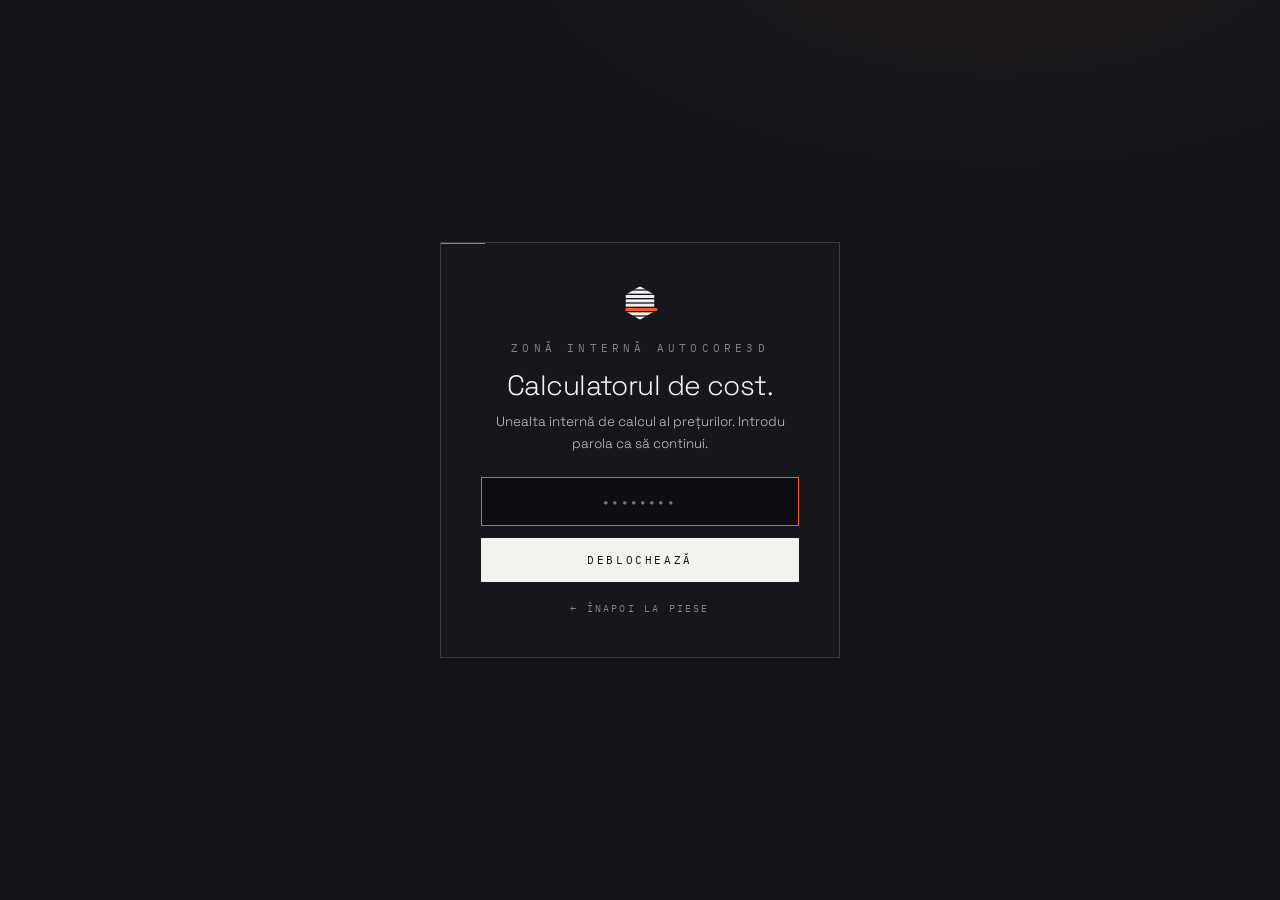
<file: calculator.html>
<!DOCTYPE html>
<html lang="ro">
<head>
<meta charset="utf-8">
<meta name="viewport" content="width=device-width, initial-scale=1">
<title>Calculator avansat de preț — imprimare 3D · AUTOCORE3D</title>
<meta name="description" content="Calculator profesional de cost pentru imprimare 3D: material, curent electric, amortizarea imprimantei, rata de eșec, manoperă, marjă și TVA. Încarcă G-code pentru calcul exact și află în cât timp se recuperează investiția.">
<meta property="og:title" content="Calculator avansat de preț — AUTOCORE3D">
<meta property="og:description" content="Costul real al unei piese imprimate 3D: material + curent + amortizare + eșecuri + manoperă. Cu G-code, breakdown complet și timpul de recuperare a investiției.">
<link rel="icon" type="image/svg+xml" href="assets/brand/autocore3d-mark-badge.svg">
<link rel="preconnect" href="https://fonts.googleapis.com">
<link rel="preconnect" href="https://fonts.gstatic.com" crossorigin>
<link href="https://fonts.googleapis.com/css2?family=Space+Grotesk:wght@300;400;500&family=IBM+Plex+Mono:wght@400;500&display=swap" rel="stylesheet">
<style>
  :root{
    --bg:#12141a;--surf:#15171d;--well:#0d0f14;--ink:#f4f2ee;--mut:#c6c4bf;--dim:#84837f;
    --hair:rgba(242,240,236,.16);--hair2:rgba(242,240,236,.08);
    --amber:#ff5c1a;--amber2:#ff9d66;--green:#25D366;--red:#ef4444;--yellow:#eab308;
    --disp:'Space Grotesk',system-ui,sans-serif;--mono:'IBM Plex Mono',ui-monospace,monospace;
  }
  *{margin:0;padding:0;box-sizing:border-box}
  html{scroll-behavior:smooth}
  body{background:var(--bg);color:var(--ink);font-family:var(--disp);-webkit-font-smoothing:antialiased;overflow-x:hidden}
  ::selection{background:var(--ink);color:var(--bg)}
  a{color:inherit}
  #grain{position:fixed;inset:-50%;width:200%;height:200%;z-index:40;pointer-events:none;opacity:.05;animation:grain 8s steps(10) infinite}
  @keyframes grain{0%,100%{transform:translate(0,0)}10%{transform:translate(-5%,-10%)}20%{transform:translate(-15%,5%)}30%{transform:translate(7%,-25%)}40%{transform:translate(-5%,25%)}50%{transform:translate(-15%,10%)}60%{transform:translate(15%,0)}70%{transform:translate(0,15%)}80%{transform:translate(3%,35%)}90%{transform:translate(-10%,10%)}}
  @media(prefers-reduced-motion:reduce){#grain{animation:none}}

  /* fundal: aura discreta + linii tehnice */
  .bg-aura{position:fixed;inset:0;z-index:0;pointer-events:none;
    background:radial-gradient(820px 420px at 78% -80px,rgba(255,92,26,.075),transparent 70%),
               radial-gradient(700px 520px at -120px 30%,rgba(90,110,140,.08),transparent 70%)}

  /* ---- header ---- */
  header{position:fixed;top:0;left:0;right:0;z-index:30;display:flex;justify-content:space-between;align-items:center;
    padding:clamp(14px,2.4vw,22px) clamp(20px,4vw,48px);
    background:linear-gradient(180deg,rgba(18,20,26,.92),rgba(18,20,26,.75));backdrop-filter:blur(10px);
    border-bottom:1px solid var(--hair2)}
  .brand{display:flex;align-items:center;text-decoration:none}
  .brand img{height:22px;display:block}
  .top-links{display:flex;align-items:center;gap:clamp(14px,3vw,32px)}
  .top-links a{font-family:var(--mono);font-size:11px;letter-spacing:.28em;text-transform:uppercase;text-decoration:none;color:var(--mut);transition:color .3s;position:relative}
  .top-links a::after{content:'';position:absolute;left:0;bottom:-5px;height:1px;width:100%;background:currentColor;transform:scaleX(0);transform-origin:left;transition:transform .35s}
  .top-links a:hover{color:var(--ink)}
  .top-links a:hover::after{transform:scaleX(1)}
  .top-links a.here{color:var(--ink)}
  .top-links a.here::after{transform:scaleX(1);background:var(--amber)}
  @media(max-width:640px){.brand img{height:19px}.top-links a.hide-m{display:none}}

  /* ---- hero ---- */
  .hero{position:relative;z-index:1;max-width:1180px;margin:0 auto;padding:clamp(120px,16vh,170px) clamp(20px,4vw,48px) clamp(30px,4vw,46px)}
  .kick{font-family:var(--mono);font-size:11px;letter-spacing:.4em;text-transform:uppercase;color:var(--dim);display:flex;align-items:center;gap:14px;margin-bottom:22px}
  .kick i{display:inline-block;width:30px;height:1px;background:var(--amber);flex:none}
  .hero h1{font-weight:300;font-size:clamp(34px,5.6vw,64px);line-height:1.05;letter-spacing:-.02em;max-width:820px}
  .hero p.sub{margin-top:18px;font-size:clamp(14px,1.35vw,17px);line-height:1.7;color:var(--mut);max-width:640px;font-weight:300}
  .hero .chips{display:flex;flex-wrap:wrap;gap:10px;margin-top:24px}
  .hero .chips span{font-family:var(--mono);font-size:10.5px;letter-spacing:.18em;text-transform:uppercase;padding:8px 14px;border:1px solid var(--hair);color:var(--mut)}
  .hero .chips span b{color:var(--amber);font-weight:500}

  /* ---- layout ---- */
  .wrap{position:relative;z-index:1;max-width:1180px;margin:0 auto;padding:0 clamp(20px,4vw,48px) 120px;
    display:grid;grid-template-columns:minmax(0,1fr) 410px;gap:clamp(24px,3vw,44px);align-items:start}
  .col-in{display:flex;flex-direction:column;gap:clamp(18px,2.4vw,26px);min-width:0}
  @media(max-width:1020px){.wrap{grid-template-columns:1fr}.res-panel{position:static!important}}

  /* ---- carduri ---- */
  .card{position:relative;background:var(--surf);border:1px solid var(--hair2);padding:clamp(20px,3vw,30px);overflow:hidden}
  .card::before{content:'';position:absolute;top:0;left:0;width:44px;height:1px;background:var(--amber)}
  .c-kick{font-family:var(--mono);font-size:11px;letter-spacing:.32em;text-transform:uppercase;color:var(--dim);display:flex;align-items:center;gap:12px;margin-bottom:6px}
  .c-kick i{width:22px;height:1px;background:var(--amber);flex:none}
  .card h2{font-weight:300;font-size:clamp(20px,2.6vw,27px);letter-spacing:-.01em;margin-bottom:4px}
  .c-sub{font-size:13px;line-height:1.6;color:var(--dim);font-weight:300;margin-bottom:18px;max-width:520px}
  .c-ghost{position:absolute;right:14px;top:6px;font-weight:300;font-size:76px;line-height:1;color:transparent;-webkit-text-stroke:1px rgba(242,240,236,.07);user-select:none;pointer-events:none;font-variant-numeric:tabular-nums}
  .c-live{margin-top:16px;padding-top:14px;border-top:1px solid var(--hair2);display:flex;justify-content:space-between;align-items:baseline;gap:12px;flex-wrap:wrap}
  .c-live .l{font-family:var(--mono);font-size:10.5px;letter-spacing:.22em;text-transform:uppercase;color:var(--dim)}
  .c-live .v{font-family:var(--disp);font-weight:300;font-size:22px;letter-spacing:-.01em;font-variant-numeric:tabular-nums}
  .c-live .v small{font-size:13px;color:var(--dim);letter-spacing:0}

  /* ---- campuri ---- */
  .grid2{display:grid;grid-template-columns:1fr 1fr;gap:14px}
  .grid3{display:grid;grid-template-columns:1fr 1fr 1fr;gap:14px}
  @media(max-width:560px){.grid3{grid-template-columns:1fr 1fr}}
  @media(max-width:520px){
    .grid2{grid-template-columns:1fr;gap:12px}
    .fld label{white-space:normal;overflow:visible;text-overflow:clip}
    .rng .rv{min-width:60px;font-size:19px}
  }
  .fld{min-width:0}
  .fld label{display:block;font-family:var(--mono);font-size:10px;letter-spacing:.22em;text-transform:uppercase;color:var(--dim);margin-bottom:8px;white-space:nowrap;overflow:hidden;text-overflow:ellipsis}
  .in-wrap{position:relative}
  .fld input[type=number],.fld input[type=text],.fld select{width:100%;background:var(--well);border:1px solid var(--hair);color:var(--ink);
    font-family:var(--disp);font-size:16px;font-weight:300;padding:11px 13px;outline:none;transition:border-color .3s;border-radius:0;-moz-appearance:textfield}
  .fld input::-webkit-outer-spin-button,.fld input::-webkit-inner-spin-button{-webkit-appearance:none}
  .fld input:focus,.fld select:focus{border-color:var(--amber)}
  .fld select{appearance:none;cursor:pointer;padding-right:34px;
    background-image:url("data:image/svg+xml,%3Csvg xmlns='http://www.w3.org/2000/svg' width='10' height='6'%3E%3Cpath d='M1 1l4 4 4-4' stroke='%2384837f' fill='none'/%3E%3C/svg%3E");
    background-repeat:no-repeat;background-position:right 13px center}
  .unit{position:absolute;right:12px;top:50%;transform:translateY(-50%);font-family:var(--mono);font-size:10.5px;letter-spacing:.14em;color:var(--dim);pointer-events:none;text-transform:uppercase}
  .in-wrap input{padding-right:52px}
  .hint{margin-top:8px;font-family:var(--mono);font-size:10px;letter-spacing:.1em;color:var(--dim);line-height:1.6}
  .hint b{color:var(--mut);font-weight:500}

  /* range */
  .rng{display:flex;align-items:center;gap:16px}
  .rng input[type=range]{flex:1;appearance:none;height:2px;background:linear-gradient(90deg,var(--amber) var(--p,50%),rgba(242,240,236,.14) var(--p,50%));outline:none;cursor:pointer}
  .rng input[type=range]::-webkit-slider-thumb{appearance:none;width:16px;height:16px;border-radius:50%;background:var(--bg);border:2px solid var(--amber);box-shadow:0 0 10px rgba(255,92,26,.5);transition:transform .2s}
  .rng input[type=range]::-webkit-slider-thumb:hover{transform:scale(1.2)}
  .rng input[type=range]::-moz-range-thumb{width:14px;height:14px;border-radius:50%;background:var(--bg);border:2px solid var(--amber);box-shadow:0 0 10px rgba(255,92,26,.5)}
  .rng .rv{font-family:var(--disp);font-weight:300;font-size:22px;min-width:74px;text-align:right;font-variant-numeric:tabular-nums}
  .rng .rv small{font-size:13px;color:var(--dim)}

  /* toggle — comutator pastilă, control plin pe toată lățimea celulei
     (.fld label.tgl bate .fld label, altfel display:block strica switch-ul) */
  .fld label.tgl,.tgl{display:flex;align-items:center;gap:12px;cursor:pointer;user-select:none;
    margin:0;white-space:normal;overflow:visible;text-overflow:clip;
    min-height:41px;padding:8px 13px;background:var(--well);border:1px solid var(--hair);
    transition:border-color .3s,background .3s}
  .tgl:hover{border-color:rgba(242,240,236,.35)}
  .tgl:has(input:checked){border-color:rgba(255,92,26,.45);background:rgba(255,92,26,.05)}
  .tgl input{position:absolute;opacity:0;pointer-events:none}
  .tgl .sw{display:block;width:38px;height:20px;border:1px solid var(--dim);border-radius:999px;position:relative;transition:border-color .3s,background .3s;flex:none}
  .tgl .sw::after{content:'';position:absolute;left:3px;top:3px;width:12px;height:12px;border-radius:50%;background:var(--dim);transition:transform .25s,background .3s}
  .tgl input:checked+.sw{border-color:var(--amber);background:rgba(255,92,26,.16)}
  .tgl input:checked+.sw::after{transform:translateX(18px);background:var(--amber);box-shadow:0 0 8px rgba(255,92,26,.7)}
  .tgl .tl{font-family:var(--mono);font-size:10.5px;letter-spacing:.16em;text-transform:uppercase;color:var(--dim);line-height:1.5;transition:color .3s}
  .tgl input:checked~.tl{color:var(--ink)}
  .fld.opt{display:flex;flex-direction:column;justify-content:flex-end}

  /* ---- dropzone G-code ---- */
  .drop{position:relative;border:1px dashed var(--hair);background:var(--well);padding:26px 20px;text-align:center;cursor:pointer;transition:border-color .3s,background .3s;margin-bottom:18px}
  .drop:hover,.drop.over{border-color:var(--amber);background:rgba(255,92,26,.04)}
  .drop input{position:absolute;inset:0;opacity:0;cursor:pointer;width:100%;height:100%}
  .drop .d-ico{width:34px;height:34px;margin:0 auto 12px;opacity:.75}
  .drop .d-t{font-weight:300;font-size:16px;margin-bottom:5px}
  .drop .d-s{font-family:var(--mono);font-size:10.5px;letter-spacing:.16em;text-transform:uppercase;color:var(--dim)}
  .drop.loaded{border-style:solid;border-color:rgba(37,211,102,.5)}
  .gchips{display:flex;flex-wrap:wrap;gap:8px;justify-content:center;margin-top:12px}
  .gchips span{font-family:var(--mono);font-size:10px;letter-spacing:.12em;padding:6px 10px;border:1px solid var(--hair);color:var(--mut);text-transform:uppercase}
  .gchips span.ok{border-color:rgba(37,211,102,.4);color:var(--green)}
  .g-clear{margin-top:12px;background:none;border:none;color:var(--dim);font-family:var(--mono);font-size:10px;letter-spacing:.2em;text-transform:uppercase;cursor:pointer;text-decoration:underline;text-underline-offset:3px}
  .g-clear:hover{color:var(--ink)}

  /* ---- panoul de rezultate ---- */
  .res-panel{position:sticky;top:92px;display:flex;flex-direction:column;gap:18px}
  .res-card{background:linear-gradient(180deg,#181b22,#14161c);border:1px solid var(--hair);padding:clamp(20px,3vw,28px);position:relative;overflow:hidden}
  .res-card::before{content:'';position:absolute;top:0;left:0;right:0;height:2px;background:linear-gradient(90deg,transparent,var(--amber) 35%,var(--amber2) 50%,var(--amber) 65%,transparent)}
  .res-head{display:flex;justify-content:space-between;align-items:center;margin-bottom:4px}
  .cur-sw{display:flex;border:1px solid var(--hair)}
  .cur-sw button{background:none;border:none;color:var(--dim);font-family:var(--mono);font-size:10px;letter-spacing:.18em;padding:6px 12px;cursor:pointer;transition:color .2s,background .2s}
  .cur-sw button.on{background:var(--ink);color:var(--bg)}
  .big-l{font-family:var(--mono);font-size:10.5px;letter-spacing:.3em;text-transform:uppercase;color:var(--dim);margin:14px 0 6px}
  .big{font-weight:300;font-size:clamp(44px,5vw,58px);line-height:1;letter-spacing:-.03em;font-variant-numeric:tabular-nums}
  .big small{font-size:20px;color:var(--dim);letter-spacing:0;margin-left:6px}
  .big.na{color:var(--dim);font-size:30px}
  .big-sub{margin-top:8px;font-family:var(--mono);font-size:10.5px;letter-spacing:.14em;color:var(--dim);text-transform:uppercase}
  .big-sub b{color:var(--mut);font-weight:500}
  .mini-stats{display:grid;grid-template-columns:1fr 1fr;gap:1px;background:var(--hair2);border:1px solid var(--hair2);margin-top:18px}
  .mini-stats div{background:var(--surf);padding:12px 14px}
  .mini-stats .l{font-family:var(--mono);font-size:9.5px;letter-spacing:.2em;text-transform:uppercase;color:var(--dim);margin-bottom:5px}
  .mini-stats .v{font-weight:300;font-size:19px;font-variant-numeric:tabular-nums}
  .mini-stats .v.pos{color:var(--green)}
  .mini-stats .v.neg{color:var(--red)}

  /* breakdown */
  .bd{margin-top:20px;border-top:1px solid var(--hair2)}
  .bd-row{display:grid;grid-template-columns:13px 1fr auto;gap:10px;align-items:center;padding:9px 0;border-bottom:1px solid var(--hair2);position:relative}
  .bd-row .dot{width:8px;height:8px;border-radius:2px;flex:none}
  .bd-row .n{font-family:var(--mono);font-size:10.5px;letter-spacing:.16em;text-transform:uppercase;color:var(--mut)}
  .bd-row .n small{display:block;letter-spacing:.08em;color:var(--dim);font-size:9px;margin-top:2px;text-transform:none}
  .bd-row .v{font-family:var(--disp);font-weight:300;font-size:16px;font-variant-numeric:tabular-nums;text-align:right;white-space:nowrap}
  .bd-row .bar{grid-column:1/4;height:2px;background:rgba(242,240,236,.07);position:relative;margin:2px 0 4px;overflow:hidden}
  .bd-row .bar i{position:absolute;left:0;top:0;bottom:0;width:0;transition:width .6s cubic-bezier(.2,.7,.2,1)}
  .bd-row.sum{border-bottom:1px solid var(--hair)}
  .bd-row.sum .n{color:var(--ink)}
  .bd-row.sum .v{font-size:18px;font-weight:400}
  .bd-row.total .n{color:var(--amber)}
  .bd-row.total .v{font-size:22px;color:var(--amber)}

  /* donut */
  .donut-wrap{display:flex;align-items:center;gap:20px;margin-top:20px}
  .donut{flex:none}
  .donut svg{display:block}
  .dn-c{font-family:var(--disp);font-weight:300;font-size:15px;fill:var(--ink)}
  .dn-cl{font-family:var(--mono);font-size:7.5px;letter-spacing:.16em;fill:var(--dim);text-transform:uppercase}
  .legend{display:flex;flex-direction:column;gap:7px;min-width:0}
  .legend div{display:flex;align-items:center;gap:9px;font-family:var(--mono);font-size:10px;letter-spacing:.1em;color:var(--mut);text-transform:uppercase;white-space:nowrap}
  .legend i{width:8px;height:8px;border-radius:2px;flex:none}
  .legend b{color:var(--ink);font-weight:500;margin-left:auto;font-variant-numeric:tabular-nums}

  /* payback */
  .pb-months{display:flex;align-items:baseline;gap:10px;margin:6px 0 2px}
  .pb-months .n{font-weight:300;font-size:46px;letter-spacing:-.03em;font-variant-numeric:tabular-nums}
  .pb-months .u{font-family:var(--mono);font-size:11px;letter-spacing:.2em;text-transform:uppercase;color:var(--dim)}
  .pb-line{height:3px;background:rgba(242,240,236,.08);position:relative;margin:16px 0 8px;overflow:visible}
  .pb-line .fill{position:absolute;left:0;top:0;bottom:0;background:linear-gradient(90deg,var(--amber),var(--amber2));width:0;transition:width .6s cubic-bezier(.2,.7,.2,1)}
  .pb-line .mk{position:absolute;top:-5px;width:1px;height:13px;background:var(--hair)}
  .pb-scale{display:flex;justify-content:space-between;font-family:var(--mono);font-size:9px;letter-spacing:.14em;color:var(--dim);text-transform:uppercase}
  .pb-facts{margin-top:14px;display:flex;flex-direction:column;gap:6px}
  .pb-facts div{display:flex;justify-content:space-between;gap:12px;font-family:var(--mono);font-size:10.5px;letter-spacing:.1em;color:var(--dim);text-transform:uppercase}
  .pb-facts b{color:var(--mut);font-weight:500;font-variant-numeric:tabular-nums;text-align:right}

  /* avertizari */
  .warns{display:flex;flex-direction:column;gap:8px}
  .warn{display:flex;gap:10px;align-items:flex-start;padding:10px 12px;border:1px solid var(--hair2);font-family:var(--mono);font-size:10.5px;letter-spacing:.06em;line-height:1.6;color:var(--mut)}
  .warn i{width:7px;height:7px;border-radius:50%;flex:none;margin-top:4px}
  .warn.err{border-color:rgba(239,68,68,.45);color:#f3b3b3}.warn.err i{background:var(--red);box-shadow:0 0 8px rgba(239,68,68,.6)}
  .warn.wrn{border-color:rgba(234,179,8,.4)}.warn.wrn i{background:var(--yellow);box-shadow:0 0 8px rgba(234,179,8,.5)}
  .warn.inf i{background:var(--amber);box-shadow:0 0 8px rgba(255,92,26,.5)}

  /* actiuni */
  .acts{display:flex;flex-direction:column;gap:10px}
  .btn{display:inline-flex;align-items:center;justify-content:center;gap:10px;padding:14px 22px;border:1px solid rgba(242,240,236,.3);border-radius:999px;
    font-family:var(--mono);font-size:11px;letter-spacing:.22em;text-transform:uppercase;text-decoration:none;color:var(--ink);background:none;cursor:pointer;transition:background .3s,color .3s,border-color .3s}
  .btn:hover{background:var(--ink);color:var(--bg);border-color:var(--ink)}
  .btn.solid{background:var(--ink);color:var(--bg);border-color:var(--ink)}
  .btn.solid:hover{background:transparent;color:var(--ink)}
  .btn.dim{border-color:var(--hair2);color:var(--dim)}
  .btn.dim:hover{background:none;color:var(--ink);border-color:var(--hair)}
  .btn svg{width:14px;height:14px;flex:none}
  .res-foot{font-family:var(--mono);font-size:9.5px;letter-spacing:.18em;text-transform:uppercase;color:var(--dim);line-height:1.9;text-align:center}

  /* bara mobila */
  #mbar{position:fixed;left:0;right:0;bottom:0;z-index:25;display:none;align-items:center;justify-content:space-between;gap:14px;
    padding:12px 18px calc(12px + env(safe-area-inset-bottom));background:rgba(13,15,20,.94);backdrop-filter:blur(10px);border-top:1px solid var(--hair)}
  #mbar .t{font-family:var(--mono);font-size:9px;letter-spacing:.22em;color:var(--dim);text-transform:uppercase}
  #mbar .p{font-weight:300;font-size:24px;letter-spacing:-.02em;font-variant-numeric:tabular-nums}
  #mbar a{font-family:var(--mono);font-size:10px;letter-spacing:.18em;text-transform:uppercase;color:var(--amber);text-decoration:none;border:1px solid rgba(255,92,26,.4);padding:10px 16px;border-radius:999px}
  @media(max-width:1020px){#mbar{display:flex}}

  /* toast */
  #toast{position:fixed;left:50%;bottom:84px;transform:translateX(-50%) translateY(20px);z-index:60;background:var(--ink);color:var(--bg);
    font-family:var(--mono);font-size:11px;letter-spacing:.14em;padding:12px 20px;opacity:0;pointer-events:none;transition:opacity .3s,transform .3s;text-transform:uppercase;max-width:92vw;text-align:center}
  #toast.show{opacity:1;transform:translateX(-50%) translateY(0)}

  footer{position:relative;z-index:1;border-top:1px solid var(--hair2);padding:34px clamp(20px,4vw,48px) calc(90px + env(safe-area-inset-bottom));text-align:center}
  footer .f{font-family:var(--mono);font-size:10px;letter-spacing:.3em;text-transform:uppercase;color:var(--dim)}
  @media(min-width:1021px){footer{padding-bottom:44px}}

  /* ---- ecran de blocare (zona interna) ---- */
  #lock{display:none}
  body.locked .hero,body.locked .wrap,body.locked footer,body.locked #mbar{display:none!important}
  body.locked #lock{display:flex;position:fixed;inset:0;z-index:200;align-items:center;justify-content:center;padding:22px;
    background:radial-gradient(820px 420px at 78% -80px,rgba(255,92,26,.06),transparent 70%),var(--bg)}
  .lk-card{width:min(400px,100%);background:var(--surf);border:1px solid var(--hair);padding:clamp(28px,5vw,40px);text-align:center;position:relative}
  .lk-card::before{content:'';position:absolute;top:0;left:0;width:44px;height:1px;background:var(--amber)}
  .lk-card img{height:40px;margin:0 auto 18px;display:block}
  .lk-kick{font-family:var(--mono);font-size:10.5px;letter-spacing:.4em;text-transform:uppercase;color:var(--dim);margin-bottom:12px}
  .lk-card h3{font-weight:300;font-size:clamp(22px,4vw,28px);letter-spacing:-.02em;margin-bottom:8px}
  .lk-card p{font-size:13.5px;line-height:1.6;color:var(--mut);font-weight:300;margin-bottom:22px}
  .lk-card input{width:100%;background:var(--well);border:1px solid var(--hair);color:var(--ink);font-family:var(--disp);
    font-size:16px;font-weight:300;padding:13px 14px;outline:none;text-align:center;letter-spacing:.2em;transition:border-color .3s}
  .lk-card input:focus{border-color:var(--amber)}
  .lk-card button{width:100%;margin-top:12px;padding:14px;background:var(--ink);color:var(--bg);border:1px solid var(--ink);
    font-family:var(--mono);font-size:11px;letter-spacing:.24em;text-transform:uppercase;cursor:pointer;transition:background .3s,color .3s}
  .lk-card button:hover{background:transparent;color:var(--ink)}
  #lkErr{display:none;margin-top:14px;font-family:var(--mono);font-size:10.5px;letter-spacing:.14em;text-transform:uppercase;color:var(--red)}
  .lk-back{display:inline-block;margin-top:20px;font-family:var(--mono);font-size:10px;letter-spacing:.22em;text-transform:uppercase;color:var(--dim);text-decoration:none}
  .lk-back:hover{color:var(--ink)}
  .lk-card.shake{animation:lkshake .4s}
  @keyframes lkshake{0%,100%{transform:translateX(0)}20%{transform:translateX(-9px)}40%{transform:translateX(8px)}60%{transform:translateX(-6px)}80%{transform:translateX(4px)}}

  /* ---- print: oferta alba ---- */
  #printSheet{display:none}
  @media print{
    body{background:#fff;color:#111}
    header,.hero,.wrap,#mbar,#grain,.bg-aura,footer,#toast{display:none!important}
    #printSheet{display:block;font-family:Georgia,'Times New Roman',serif;color:#111;padding:10mm 6mm;max-width:180mm;margin:0 auto}
    #printSheet .ph{display:flex;justify-content:space-between;align-items:baseline;border-bottom:2px solid #111;padding-bottom:8px;margin-bottom:18px}
    #printSheet .ph b{font-size:20px;letter-spacing:.06em}
    #printSheet .ph span{font-size:11px;color:#666}
    #printSheet h3{font-size:13px;text-transform:uppercase;letter-spacing:.14em;margin:18px 0 8px;color:#333}
    #printSheet table{width:100%;border-collapse:collapse;font-size:13px}
    #printSheet td{padding:5px 4px;border-bottom:1px solid #ddd}
    #printSheet td:last-child{text-align:right;font-variant-numeric:tabular-nums}
    #printSheet tr.tot td{border-top:2px solid #111;border-bottom:none;font-weight:700;font-size:15px}
    #printSheet .pf{margin-top:22px;font-size:10.5px;color:#777;line-height:1.7}
  }
</style>
</head>
<body class="locked">

<div class="bg-aura"></div>
<div id="grain"></div>

<!-- ============ ZONĂ INTERNĂ — ECRAN DE BLOCARE ============ -->
<div id="lock">
  <div class="lk-card" id="lkCard">
    <img src="assets/brand/autocore3d-mark.svg" alt="">
    <div class="lk-kick">Zonă internă AUTOCORE3D</div>
    <h3>Calculatorul de cost.</h3>
    <p>Unealta internă de calcul al prețurilor. Introdu parola ca să continui.</p>
    <form id="lkForm" novalidate>
      <input type="password" id="lkPass" placeholder="••••••••" autocomplete="current-password" aria-label="Parola">
      <button type="submit">Deblochează</button>
    </form>
    <div id="lkErr">Parolă greșită — mai încearcă</div>
    <a class="lk-back" href="catalog.html">← Înapoi la piese</a>
  </div>
</div>

<header>
  <a class="brand" href="index.html"><img src="assets/brand/autocore3d-logo.svg" alt="AUTOCORE3D"></a>
  <nav class="top-links">
    <a href="index.html" class="hide-m">Acasă</a>
    <a href="catalog.html">Piese</a>
    <a href="calculator.html" class="here">Calculator</a>
    <a href="https://wa.me/40771119423" target="_blank" rel="noopener">Contact</a>
  </nav>
</header>

<section class="hero">
  <div class="kick"><i></i>Calculator avansat — imprimare 3D</div>
  <h1>Prețul exact,<br>la watt și la gram.</h1>
  <p class="sub">Metodologia calculatoarelor profesionale, în limbajul AUTOCORE3D: material + curent electric + amortizarea imprimantei + rata de eșec + manoperă = costul real al piesei. Peste el, marja și TVA-ul — și afli inclusiv în cât timp își scoate imprimanta banii.</p>
  <div class="chips">
    <span><b>G-code</b> · completare automată</span>
    <span><b>6</b> componente de cost</span>
    <span><b>ROI</b> · recuperarea investiției</span>
    <span>Se salvează în browser</span>
  </div>
</section>

<div class="wrap">
  <!-- ============ COLOANA DE INPUT ============ -->
  <div class="col-in">

    <!-- 01 PIESA + GCODE -->
    <section class="card" id="c-file">
      <div class="c-ghost">01</div>
      <div class="c-kick"><i></i>01 — Piesă</div>
      <h2>Timp și material consumat.</h2>
      <p class="c-sub">Cel mai exact: trage aici fișierul slice-uit — citim timpul, gramele și tipul de filament direct din el. Merge și <b style="color:var(--mut)">.gcode.3mf</b> exportat de Bambu Studio. Sau completează manual.</p>
      <div class="drop" id="drop">
        <input type="file" id="gfile" accept=".gcode,.gco,.gc,.bgcode,.txt,.3mf">
        <div id="dropBody">
          <svg class="d-ico" viewBox="0 0 24 24" fill="none" stroke="#c6c4bf" stroke-width="1.2"><path d="M12 16V4m0 0L7 9m5-5 5 5"/><path d="M4 16v3a1 1 0 0 0 1 1h14a1 1 0 0 0 1-1v-3"/></svg>
          <div class="d-t">Trage G-code aici</div>
          <div class="d-s">.gcode.3mf (Bambu) · .gcode — Prusa, Orca, Cura</div>
        </div>
      </div>
      <div class="grid3">
        <div class="fld"><label for="qHours">Timp imprimare</label>
          <div class="in-wrap"><input type="number" id="qHours" min="0" max="500" step="1" value="6"><span class="unit">ore</span></div></div>
        <div class="fld"><label for="qMins">&nbsp;</label>
          <div class="in-wrap"><input type="number" id="qMins" min="0" max="59" step="1" value="30"><span class="unit">min</span></div></div>
        <div class="fld"><label for="qGrams">Greutate piesă</label>
          <div class="in-wrap"><input type="number" id="qGrams" min="0" max="20000" step="1" value="120"><span class="unit">g</span></div></div>
      </div>
      <div class="grid3" style="margin-top:14px">
        <div class="fld"><label for="qQty">Bucăți în comandă</label>
          <div class="in-wrap"><input type="number" id="qQty" min="1" max="999" step="1" value="1"><span class="unit">buc</span></div></div>
      </div>
    </section>

    <!-- 02 MATERIAL -->
    <section class="card" id="c-mat">
      <div class="c-ghost">02</div>
      <div class="c-kick"><i></i>02 — Material</div>
      <h2>Filamentul, la gram.</h2>
      <p class="c-sub">Alege materialul sau scrie prețul rolei tale. Pierderile acoperă purjarea, brim-ul și suporturile — material plătit, dar care nu ajunge în piesă.</p>
      <div class="grid2">
        <div class="fld"><label for="mSel">Material</label>
          <select id="mSel"></select></div>
        <div class="fld"><label for="mSpoolPrice">Preț rolă</label>
          <div class="in-wrap"><input type="number" id="mSpoolPrice" min="0" step="1" value="120"><span class="unit">RON</span></div></div>
        <div class="fld"><label for="mSpoolW">Greutate rolă</label>
          <div class="in-wrap"><input type="number" id="mSpoolW" min="100" step="50" value="1000"><span class="unit">g</span></div></div>
        <div class="fld"><label for="mWaste">Pierderi (purjare · suporturi)</label>
          <div class="rng"><input type="range" id="mWaste" min="0" max="30" step="1" value="8"><span class="rv" id="mWasteVal">8<small>%</small></span></div></div>
      </div>
      <div class="hint" id="mHint"></div>
      <div class="c-live"><span class="l">Cost material / piesă</span><span class="v" id="oMat">—</span></div>
    </section>

    <!-- 03 CURENT -->
    <section class="card" id="c-power">
      <div class="c-ghost">03</div>
      <div class="c-kick"><i></i>03 — Curent electric</div>
      <h2>Fiecare kilowatt-oră.</h2>
      <p class="c-sub">Alege imprimanta — îi preluăm consumul mediu și, mai jos, prețul de achiziție. Pentru precizie maximă, măsoară consumul real cu un contor de priză.</p>
      <div class="grid2">
        <div class="fld"><label for="pSel">Imprimantă</label>
          <select id="pSel"></select></div>
        <div class="fld"><label for="pWatts">Putere medie la imprimare</label>
          <div class="in-wrap"><input type="number" id="pWatts" min="0" max="2000" step="5" value="150"><span class="unit">W</span></div></div>
        <div class="fld"><label for="pKwh">Preț energie</label>
          <div class="in-wrap"><input type="number" id="pKwh" min="0" step="0.05" value="2.00"><span class="unit">RON/kWh</span></div></div>
      </div>
      <div class="hint">Media include încălzirea patului și a incintei. ABS/ASA cer pat la 90–100&nbsp;°C — consum mai mare decât la PLA.</div>
      <div class="c-live"><span class="l">Energie / piesă</span><span class="v" id="oElec">—</span></div>
    </section>

    <!-- 04 AMORTIZARE -->
    <section class="card" id="c-amort">
      <div class="c-ghost">04</div>
      <div class="c-kick"><i></i>04 — Imprimantă & amortizare</div>
      <h2>Mașina se plătește din piese.</h2>
      <p class="c-sub">Fiecare oră de imprimare consumă din viața imprimantei: uzură, duze, plăci, service. Costul ăsta intră în piesă — altfel îl plătești tu, nu clientul.</p>
      <div class="grid2">
        <div class="fld"><label for="aPrice">Preț achiziție imprimantă</label>
          <div class="in-wrap"><input type="number" id="aPrice" min="0" step="50" value="4500"><span class="unit">RON</span></div></div>
        <div class="fld"><label for="aLife">Durată de viață estimată</label>
          <div class="in-wrap"><input type="number" id="aLife" min="100" step="100" value="8000"><span class="unit">ore</span></div></div>
        <div class="fld"><label for="aMaint">Mentenanță pe an</label>
          <div class="in-wrap"><input type="number" id="aMaint" min="0" step="10" value="300"><span class="unit">RON</span></div></div>
        <div class="fld"><label for="aUse">Utilizare pe an</label>
          <div class="in-wrap"><input type="number" id="aUse" min="1" step="10" value="1200"><span class="unit">ore</span></div></div>
      </div>
      <div class="hint" id="aHint"></div>
      <div class="c-live"><span class="l">Amortizare / piesă</span><span class="v" id="oAmort">—</span></div>
    </section>

    <!-- 05 RATA DE ESEC -->
    <section class="card" id="c-fail">
      <div class="c-ghost">05</div>
      <div class="c-kick"><i></i>05 — Rata de eșec</div>
      <h2>Imprimările care nu ies.</h2>
      <p class="c-sub">Desprinderi, warping, pene de curent: un procent din imprimări eșuează, iar materialul, curentul și uzura lor se pierd. Costul lor se împarte pe piesele reușite.</p>
      <div class="fld"><label for="fRate">Rată de eșec estimată</label>
        <div class="rng"><input type="range" id="fRate" min="0" max="30" step="1" value="5"><span class="rv" id="fRateVal">5<small>%</small></span></div></div>
      <div class="hint">5&nbsp;% = 1 imprimare din 20 eșuează. Se aplică pe material + curent + amortizare, nu pe manoperă.</div>
      <div class="c-live"><span class="l">Cost eșecuri / piesă</span><span class="v" id="oFail">—</span></div>
    </section>

    <!-- 06 MANOPERA -->
    <section class="card" id="c-labor">
      <div class="c-ghost">06</div>
      <div class="c-kick"><i></i>06 — Manoperă</div>
      <h2>Timpul tău costă.</h2>
      <p class="c-sub">Slicing, pregătirea plăcii, scosul piesei, ruperea suporturilor, finisarea. Imprimanta lucrează singură — tu, nu.</p>
      <div class="grid3">
        <div class="fld"><label for="lPrep">Pregătire</label>
          <div class="in-wrap"><input type="number" id="lPrep" min="0" step="5" value="10"><span class="unit">min</span></div></div>
        <div class="fld"><label for="lPost">Post-procesare</label>
          <div class="in-wrap"><input type="number" id="lPost" min="0" step="5" value="15"><span class="unit">min</span></div></div>
        <div class="fld"><label for="lRate">Tarif orar</label>
          <div class="in-wrap"><input type="number" id="lRate" min="0" step="5" value="50"><span class="unit">RON/h</span></div></div>
      </div>
      <div class="c-live"><span class="l">Manoperă / piesă</span><span class="v" id="oLabor">—</span></div>
    </section>

    <!-- 07 MARJA & TAXE -->
    <section class="card" id="c-margin">
      <div class="c-ghost">07</div>
      <div class="c-kick"><i></i>07 — Marjă & taxe</div>
      <h2>De la cost, la preț.</h2>
      <p class="c-sub">Marja acoperă riscul, garanția, discuțiile cu clientul și profitul. Peste ea, statul își ia TVA-ul.</p>
      <div class="fld"><label for="gMargin">Marjă peste cost</label>
        <div class="rng"><input type="range" id="gMargin" min="0" max="300" step="5" value="150"><span class="rv" id="gMarginVal">150<small>%</small></span></div></div>
      <div class="grid2" style="margin-top:16px">
        <div class="fld opt">
          <label class="tgl"><input type="checkbox" id="gVat" checked><span class="sw"></span><span class="tl">Aplică TVA</span></label>
        </div>
        <div class="fld"><label for="gVatPct">Cotă TVA</label>
          <div class="in-wrap"><input type="number" id="gVatPct" min="0" max="50" step="1" value="21"><span class="unit">%</span></div></div>
        <div class="fld"><label for="gShip">Transport / comandă</label>
          <div class="in-wrap"><input type="number" id="gShip" min="0" step="1" value="20"><span class="unit">RON</span></div></div>
        <div class="fld opt">
          <label class="tgl"><input type="checkbox" id="gShipInc" checked><span class="sw"></span><span class="tl">Inclus automat în preț · client: «gratuit»</span></label>
        </div>
      </div>
      <div class="hint">Marjă 150&nbsp;% = preț de 2,5× costul — reglajul standard AUTOCORE3D. Cu bifa de transport activă, curierul e împărțit automat în prețul pe piesă: clientul vede «transport gratuit», tu nu pierzi nimic.</div>
    </section>
  </div>

  <!-- ============ PANOUL DE REZULTATE ============ -->
  <aside class="res-panel" id="rezultat">
    <div class="res-card">
      <div class="res-head">
        <div class="c-kick" style="margin:0"><i></i>Rezultat</div>
        <div class="cur-sw"><button id="curRon" class="on">RON</button><button id="curEur">EUR</button></div>
      </div>
      <div class="big-l">Preț recomandat / piesă</div>
      <div class="big" id="bigPrice">—</div>
      <div class="big-sub" id="bigSub">completează datele piesei</div>
      <div class="mini-stats">
        <div><div class="l">Cost real / piesă</div><div class="v" id="msCost">—</div></div>
        <div><div class="l">Profit / piesă</div><div class="v" id="msProfit">—</div></div>
        <div><div class="l">Profit / oră imprimare</div><div class="v" id="msProfitH">—</div></div>
        <div><div class="l">Energie / piesă</div><div class="v" id="msKwh">—</div></div>
      </div>

      <div class="bd" id="bdList"></div>

      <div class="donut-wrap">
        <div class="donut">
          <svg width="150" height="150" viewBox="0 0 150 150">
            <g id="dnSegs" transform="rotate(-90 75 75)"></g>
            <text class="dn-c" x="75" y="72" text-anchor="middle" id="dnCenter">—</text>
            <text class="dn-cl" x="75" y="86" text-anchor="middle">cost / piesă</text>
          </svg>
        </div>
        <div class="legend" id="dnLegend"></div>
      </div>
    </div>

    <!-- RECUPERAREA INVESTITIEI -->
    <div class="res-card" id="c-payback">
      <div class="c-kick" style="margin-bottom:10px"><i></i>Recuperarea investiției</div>
      <p class="c-sub" style="margin-bottom:14px">La prețul de mai sus, în cât timp se plătește imprimanta singură?</p>
      <div class="fld"><label for="pbHours">Ore de imprimare vândute / lună</label>
        <div class="rng"><input type="range" id="pbHours" min="10" max="500" step="10" value="120"><span class="rv" id="pbHoursVal">120<small>h</small></span></div></div>
      <div class="pb-months"><span class="n" id="pbMonths">—</span><span class="u" id="pbUnit">luni</span></div>
      <div class="pb-line"><div class="fill" id="pbFill"></div><div class="mk" style="left:25%"></div><div class="mk" style="left:50%"></div><div class="mk" style="left:75%"></div></div>
      <div class="pb-scale"><span>azi</span><span id="pbScaleMid"></span><span id="pbScaleEnd">24 luni</span></div>
      <div class="pb-facts">
        <div><span>Piese / lună</span><b id="pbPieces">—</b></div>
        <div><span>Profit lunar estimat</span><b id="pbProfit">—</b></div>
        <div><span>Imprimanta amortizată la</span><b id="pbDate">—</b></div>
        <div><span>Sau după</span><b id="pbBreakEven">—</b></div>
      </div>
    </div>

    <div class="warns" id="warns"></div>

    <div class="acts">
      <button class="btn solid" id="btnWa">Trimite pe WhatsApp
        <svg viewBox="0 0 24 24" fill="currentColor"><path d="M12 2a10 10 0 0 0-8.6 15l-1.3 4.8 4.9-1.3A10 10 0 1 0 12 2Zm5.3 14.1c-.2.6-1.3 1.2-1.8 1.2-.5.1-1 .2-3.3-.7-2.8-1.1-4.5-3.9-4.6-4.1-.1-.2-1.1-1.4-1.1-2.7s.7-1.9 1-2.2c.2-.2.5-.3.7-.3h.5c.2 0 .4 0 .6.5l.8 2c.1.2.1.4 0 .5l-.4.6c-.2.2-.3.4-.1.7.2.3.9 1.4 1.9 2.3 1.3 1.1 2.3 1.4 2.6 1.6.2.1.4.1.6-.1l.7-.9c.2-.2.4-.2.6-.1l2 .9c.3.2.5.2.5.4.1.2.1.9-.1 1.5Z"/></svg>
      </button>
      <button class="btn" id="btnCopy">Copiază raportul</button>
      <button class="btn" id="btnPrint">Descarcă oferta (PDF)</button>
      <button class="btn dim" id="btnReset">Resetează valorile</button>
    </div>
    <div class="res-foot">Se salvează automat în acest browser<br>Estimare de cost — nu e ofertă fermă</div>
  </aside>
</div>

<div id="mbar">
  <div><div class="t">Preț / piesă</div><div class="p" id="mbarPrice">—</div></div>
  <a href="#rezultat">Vezi detaliile</a>
</div>

<div id="toast"></div>
<div id="printSheet"></div>

<footer><div class="f">© 2026 AUTOCORE3D — autocore3d.com · Calculator de cost imprimare 3D</div></footer>

<script src="assets/vendor/fflate.min.js"></script>
<script>
(function(){
'use strict';
var $=function(id){return document.getElementById(id);};

/* ============ ACCES: zona interna, protejata cu parola ============ */
/* parola nu apare in cod — doar amprenta ei SHA-256 (cu sare) */
var LOCK_HASH='51c146bedfd06ace9b129346658e1a21d88d508294880e1b4ab10f1a08b67db8';
var LOCK_KEY='ac3d_calc_key';
function sha256hex(str){
  return crypto.subtle.digest('SHA-256',new TextEncoder().encode(str)).then(function(buf){
    return Array.prototype.map.call(new Uint8Array(buf),function(b){return b.toString(16).padStart(2,'0');}).join('');
  });
}
function unlockPage(){
  document.body.classList.remove('locked');
  var el=$('lock');
  if(el)el.parentNode.removeChild(el);
}
(function auth(){
  var saved=null;
  try{saved=localStorage.getItem(LOCK_KEY);}catch(e){}
  if(saved===LOCK_HASH){unlockPage();return;}
  $('lkForm').addEventListener('submit',function(e){
    e.preventDefault();
    var v=$('lkPass').value;
    if(!v)return;
    if(!window.crypto||!crypto.subtle){$('lkErr').textContent='Browser fără suport criptografic — deschide pagina pe HTTPS';$('lkErr').style.display='block';return;}
    sha256hex('ac3d·'+v).then(function(h){
      if(h===LOCK_HASH){
        try{localStorage.setItem(LOCK_KEY,h);}catch(e){}
        unlockPage();
      }else{
        $('lkErr').style.display='block';
        $('lkPass').value='';
        $('lkPass').focus();
        var c=$('lkCard');
        c.classList.remove('shake');void c.offsetWidth;c.classList.add('shake');
      }
    });
  });
  setTimeout(function(){var i=$('lkPass');if(i)i.focus();},250);
})();

/* ============ granulatie de film (ca pe prima pagina) ============ */
(function(){
  var c=document.createElement('canvas');c.width=c.height=128;
  var x=c.getContext('2d'),d=x.createImageData(128,128);
  for(var i=0;i<d.data.length;i+=4){var v=Math.random()*255;d.data[i]=d.data[i+1]=d.data[i+2]=v;d.data[i+3]=28;}
  x.putImageData(d,0,0);
  $('grain').style.backgroundImage='url('+c.toDataURL()+')';
})();

/* ============ DATE ============ */
var EUR_RATE=5.20, WA='40771119423';
var MATS={
  pla:  {n:'PLA / PLA+',          price:90,  density:1.24, note:'Ușor de imprimat, dar se deformează la ~55 °C — nu pentru habitaclu vara.'},
  petg: {n:'PETG',                price:100, density:1.27, note:'Tenace și rezistent chimic; bun pentru suporturi și carcase.'},
  abs:  {n:'ABS',                 price:120, density:1.04, note:'Standardul pieselor auto: rezistă la ~90 °C, se șlefuiește frumos.'},
  asa:  {n:'ASA',                 price:150, density:1.07, note:'ABS-ul de exterior: stabil UV, nu îngălbenește în soare.'},
  abscf:{n:'ABS Carbon Fiber',    price:220, density:1.06, note:'Rigid, stabil dimensional, finisaj mat tehnic — piese solicitate mecanic.'},
  asacf:{n:'ASA Carbon Fiber',    price:240, density:1.07, note:'Rigiditatea fibrei + stabilitatea UV — exterior fără compromis.'},
  pc:   {n:'PC (policarbonat)',   price:260, density:1.20, note:'Rezistență termică ~110–120 °C; pretențios la imprimare.'},
  pa:   {n:'PA12 / Nylon-CF',     price:350, density:1.05, note:'Uzură și frecare: bucșe, ghidaje, piese de mecanism.'},
  tpu:  {n:'TPU flexibil',        price:180, density:1.21, note:'Garnituri, tampoane, protecții — elastic și indestructibil.'}
};
var PRINTERS={
  gen:  {n:'FDM generică (incintă)',  w:150, price:4500, life:8000,  maint:300, use:1200},
  x1c:  {n:'Bambu Lab X1 Carbon',     w:180, price:5000, life:8000,  maint:350, use:1500},
  p1s:  {n:'Bambu Lab P1S',           w:170, price:3300, life:8000,  maint:300, use:1500},
  mk4s: {n:'Prusa MK4S',              w:120, price:4600, life:10000, maint:250, use:1200},
  core1:{n:'Prusa CORE One',          w:140, price:6500, life:10000, maint:250, use:1500},
  k1max:{n:'Creality K1 Max',         w:190, price:4200, life:6000,  maint:400, use:1200},
  custom:{n:'Personalizată…',         w:null}
};
var mSel=$('mSel'),pSel=$('pSel');
Object.keys(MATS).forEach(function(k){var o=document.createElement('option');o.value=k;o.textContent=MATS[k].n;mSel.appendChild(o);});
Object.keys(PRINTERS).forEach(function(k){var o=document.createElement('option');o.value=k;o.textContent=PRINTERS[k].n;pSel.appendChild(o);});
mSel.value='abs';

/* ============ STARE + PERSISTENTA ============ */
var FIELDS=['qHours','qMins','qGrams','qQty','mSel','mSpoolPrice','mSpoolW','mWaste','pSel','pWatts','pKwh',
            'aPrice','aLife','aMaint','aUse','fRate','lPrep','lPost','lRate','gMargin','gVat','gVatPct','gShip','gShipInc','pbHours'];
var LS_KEY='ac3d_calc_v1';
var CUR=localStorage.getItem('ac3d_calc_cur')||'RON';
var gcode=null; /* {name,mins,grams,type,slicer,layer} */

function saveState(){
  var s={};
  FIELDS.forEach(function(f){var el=$(f);s[f]=el.type==='checkbox'?el.checked:el.value;});
  try{localStorage.setItem(LS_KEY,JSON.stringify(s));}catch(e){}
}
function loadState(){
  var raw=null;
  try{raw=localStorage.getItem(LS_KEY);}catch(e){}
  if(!raw)return;
  try{
    var s=JSON.parse(raw);
    FIELDS.forEach(function(f){
      if(!(f in s))return;
      var el=$(f);
      if(el.type==='checkbox')el.checked=!!s[f];else el.value=s[f];
    });
  }catch(e){}
}

/* ============ FORMATARE ============ */
function nf(x,dec){
  return new Intl.NumberFormat('ro-RO',{minimumFractionDigits:dec,maximumFractionDigits:dec}).format(x);
}
function money(ron,dec){
  if(!isFinite(ron))return '—';
  if(CUR==='EUR'){var e=ron/EUR_RATE;return nf(e,dec===undefined?(e<20?2:0):dec)+' €';}
  return nf(ron,dec===undefined?(ron<20?2:0):dec)+' RON';
}
function moneyS(ron){ /* varianta scurta pt spatii mici */
  if(!isFinite(ron))return '—';
  if(CUR==='EUR')return nf(ron/EUR_RATE,ron/EUR_RATE<20?1:0)+'€';
  return nf(ron,ron<20?1:0);
}
function hhmm(mins){
  var h=Math.floor(mins/60),m=Math.round(mins%60);
  return (h?h+'h ':'')+(m?m+'m':(h?'':'0m'));
}

/* ============ CALCUL ============ */
function readNum(id){var v=parseFloat($(id).value);return isFinite(v)?v:0;}
var LAST=null;

function compute(){
  var hours=readNum('qHours')+readNum('qMins')/60;
  var grams=readNum('qGrams');
  var qty=Math.max(1,Math.round(readNum('qQty')));
  var spoolPrice=readNum('mSpoolPrice'),spoolW=Math.max(1,readNum('mSpoolW'));
  var waste=readNum('mWaste')/100;
  var watts=readNum('pWatts'),kwhPrice=readNum('pKwh');
  var prPrice=readNum('aPrice'),prLife=Math.max(1,readNum('aLife')),prMaint=readNum('aMaint'),prUse=Math.max(1,readNum('aUse'));
  var fail=Math.min(.95,readNum('fRate')/100);
  var prep=readNum('lPrep'),post=readNum('lPost'),lRate=readNum('lRate');
  var margin=readNum('gMargin')/100;
  var vatOn=$('gVat').checked,vat=readNum('gVatPct')/100;
  var ship=readNum('gShip'),shipInc=$('gShipInc').checked;

  var valid=hours>0&&grams>0;

  /* componente de cost / piesa */
  var mat  = grams*(1+waste)/spoolW*spoolPrice;
  var kwh  = hours*watts/1000;
  var elec = kwh*kwhPrice;
  var amortRate = prPrice/prLife + prMaint/prUse;      /* RON pe ora de imprimare */
  var amort = hours*amortRate;
  var prodBase = mat+elec+amort;
  var failCost = fail>0 ? prodBase*(1/(1-fail)-1) : 0; /* costul esecurilor, impartit pe piesele reusite */
  var labor = (prep+post)/60*lRate;
  var cost  = prodBase+failCost+labor;                 /* cost real de productie / piesa */

  var withMargin = cost*(1+margin);
  var profit = withMargin-cost;                        /* ce ramane, inainte de TVA */
  var vatAmt = vatOn ? withMargin*vat : 0;
  /* transport inclus (implicit): impartit automat in pretul pe piesa —
     clientul vede "transport gratuit", banii de curier exista deja in pret */
  var shipPerPiece = shipInc ? ship/qty : 0;
  var piece  = withMargin+vatAmt+shipPerPiece;         /* pret final / piesa */
  var orderTotal = piece*qty + (shipInc?0:ship);

  var profitH = hours>0 ? profit/hours : 0;

  /* recuperarea investitiei */
  var pbH=readNum('pbHours');
  var piecesMo = hours>0 ? pbH/hours : 0;
  var profitMo = piecesMo*profit;
  var months   = profitMo>0 ? prPrice/profitMo : Infinity;
  var breakEvenPieces = profit>0 ? Math.ceil(prPrice/profit) : Infinity;

  LAST={valid:valid,hours:hours,grams:grams,qty:qty,mat:mat,kwh:kwh,elec:elec,amort:amort,amortRate:amortRate,
        fail:fail,failCost:failCost,labor:labor,cost:cost,margin:margin,withMargin:withMargin,profit:profit,
        vatOn:vatOn,vat:vat,vatAmt:vatAmt,piece:piece,ship:ship,shipInc:shipInc,shipPerPiece:shipPerPiece,orderTotal:orderTotal,
        profitH:profitH,pbH:pbH,piecesMo:piecesMo,profitMo:profitMo,months:months,breakEvenPieces:breakEvenPieces,
        watts:watts,spoolPrice:spoolPrice,prPrice:prPrice};
  return LAST;
}

/* ============ RANDARE ============ */
var SEGC=['#ff5c1a','#ff9d66','#8fa3b8','#eab308','#5c636e'];
var SEGN=['Material','Curent','Amortizare','Eșecuri','Manoperă'];

var bigShown=0,bigAnim=0;
function animateBig(target,el,fmt){
  var from=bigShown,t0=performance.now(),my=++bigAnim; /* lantul vechi moare cand porneste unul nou */
  if(!isFinite(target)){el.textContent='—';bigShown=0;return;}
  function step(now){
    if(my!==bigAnim)return;
    var t=Math.min(1,(now-t0)/380);t=t*t*(3-2*t);
    var v=from+(target-from)*t;
    el.innerHTML=fmt(v);
    if(t<1)requestAnimationFrame(step);else bigShown=target;
  }
  requestAnimationFrame(step);
}

function bdRow(color,name,sub,val,frac,cls){
  return '<div class="bd-row '+(cls||'')+'">'+
    (color?'<span class="dot" style="background:'+color+'"></span>':'<span></span>')+
    '<span class="n">'+name+(sub?'<small>'+sub+'</small>':'')+'</span>'+
    '<span class="v">'+val+'</span>'+
    (frac!==undefined?'<div class="bar"><i style="width:'+(frac*100).toFixed(1)+'%;background:'+color+'"></i></div>':'')+
  '</div>';
}

function render(){
  var r=compute();
  var na=!r.valid;

  /* pretul mare */
  var big=$('bigPrice');
  big.classList.toggle('na',na);
  if(na){big.textContent='introdu datele';$('bigSub').textContent='greutate + timp — sau trage un G-code';}
  else{
    animateBig(r.piece,big,function(v){
      return CUR==='EUR'?nf(v/EUR_RATE,v/EUR_RATE<20?2:0)+'<small>€</small>':nf(v,v<20?2:0)+'<small>RON</small>';
    });
    $('bigSub').innerHTML=r.shipInc
      ?'<b>'+r.qty+' buc = '+money(r.orderTotal)+'</b> · transport «gratuit» inclus în preț'+(r.vatOn?' · TVA inclus':' · fără TVA')
      :'<b>'+r.qty+' buc + transport = '+money(r.orderTotal)+'</b> · transport facturat separat'+(r.vatOn?' · TVA inclus':' · fără TVA');
  }
  $('mbarPrice').textContent=na?'—':money(r.piece);

  $('msCost').textContent=na?'—':money(r.cost);
  var pv=$('msProfit');pv.textContent=na?'—':money(r.profit);
  pv.className='v '+(na?'':(r.profit>0?'pos':'neg'));
  var ph=$('msProfitH');ph.textContent=na?'—':money(r.profitH)+'/h';
  ph.className='v '+(na?'':(r.profitH>0?'pos':'neg'));
  $('msKwh').textContent=na?'—':nf(r.kwh,2)+' kWh';

  /* live pe carduri */
  $('oMat').innerHTML  =na?'—':money(r.mat)+' <small>'+nf(r.grams,0)+' g + pierderi</small>';
  $('oElec').innerHTML =na?'—':money(r.elec)+' <small>'+nf(r.kwh,2)+' kWh</small>';
  $('oAmort').innerHTML=na?'—':money(r.amort)+' <small>'+money(r.amortRate)+'/oră</small>';
  $('oFail').innerHTML =na?'—':money(r.failCost)+' <small>la '+Math.round(r.fail*100)+'&nbsp;%</small>';
  $('oLabor').innerHTML=money(r.labor);
  $('mHint').innerHTML='Efectiv <b>'+money(r.spoolPrice/Math.max(1,readNum('mSpoolW'))*1000)+'/kg</b> · '+(MATS[mSel.value]?MATS[mSel.value].note:'');
  $('aHint').innerHTML='Uzură: <b>'+money(r.amortRate,2)+'</b> pe fiecare oră de imprimare.';

  /* breakdown */
  var parts=[r.mat,r.elec,r.amort,r.failCost,r.labor];
  var maxP=Math.max.apply(null,parts.concat([1e-9]));
  var h='';
  var subs=[nf(r.grams,0)+' g + '+$('mWaste').value+'% pierderi',
            nf(r.kwh,2)+' kWh × '+money(readNum('pKwh'),2),
            money(r.amortRate,2)+' × '+nf(r.hours,1)+' h',
            'rată '+Math.round(r.fail*100)+'%',
            (readNum('lPrep')+readNum('lPost'))+' min × '+money(readNum('lRate'))+'/h'];
  for(var i=0;i<5;i++)h+=bdRow(SEGC[i],SEGN[i],subs[i],na?'—':money(parts[i]),na?0:parts[i]/maxP);
  h+=bdRow(null,'Cost producție','',na?'—':money(r.cost),undefined,'sum');
  h+=bdRow(null,'Marjă +'+$('gMargin').value+'%','',na?'—':'+'+money(r.withMargin-r.cost));
  if(r.vatOn)h+=bdRow(null,'TVA '+$('gVatPct').value+'%','',na?'—':'+'+money(r.vatAmt));
  if(r.shipInc){
    /* doar tu vezi randul asta — clientul vede «transport gratuit» */
    h+=bdRow(null,'Transport înglobat','client: «gratuit» · '+(na?'':money(r.ship)+' / comandă'),na?'—':'+'+money(r.shipPerPiece));
    h+=bdRow(null,'Preț / piesă','transport inclus',na?'—':money(r.piece),undefined,'total');
    h+=bdRow(null,'Total comandă',na?'':r.qty+' buc · transport gratuit',na?'—':money(r.orderTotal),undefined,'total');
  }else{
    h+=bdRow(null,'Preț / piesă','',na?'—':money(r.piece),undefined,'total');
    h+=bdRow(null,'Transport','o dată / comandă',na?'—':'+'+money(r.ship));
    h+=bdRow(null,'Total comandă',na?'':r.qty+' buc + transport',na?'—':money(r.orderTotal),undefined,'total');
  }
  $('bdList').innerHTML=h;

  /* donut */
  var totalCost=parts.reduce(function(a,b){return a+b;},0)||1;
  var Rr=54,Cc=2*Math.PI*Rr,off=0,segs='';
  for(var j=0;j<5;j++){
    var frac=na?0:parts[j]/totalCost;
    if(frac>0.001){
      segs+='<circle cx="75" cy="75" r="'+Rr+'" fill="none" stroke="'+SEGC[j]+'" stroke-width="14" '+
        'stroke-dasharray="'+(frac*Cc-1.5).toFixed(2)+' '+Cc.toFixed(2)+'" stroke-dashoffset="'+(-off*Cc).toFixed(2)+'"></circle>';
      off+=frac;
    }
  }
  if(na)segs='<circle cx="75" cy="75" r="'+Rr+'" fill="none" stroke="rgba(242,240,236,.08)" stroke-width="14"></circle>';
  $('dnSegs').innerHTML=segs;
  $('dnCenter').textContent=na?'—':moneyS(r.cost);
  var lg='';
  for(var k=0;k<5;k++){
    var pc=na?0:Math.round(parts[k]/totalCost*100);
    lg+='<div><i style="background:'+SEGC[k]+'"></i>'+SEGN[k]+'<b>'+(na?'—':pc+'%')+'</b></div>';
  }
  $('dnLegend').innerHTML=lg;

  /* payback */
  $('pbHoursVal').innerHTML=$('pbHours').value+'<small>h</small>';
  var pm=$('pbMonths');
  if(na||!isFinite(r.months)){pm.textContent='—';$('pbUnit').textContent=na?'luni':'niciodată la profit ≤ 0';}
  else{
    pm.textContent=r.months<10?nf(r.months,1):nf(Math.ceil(r.months),0);
    $('pbUnit').textContent=r.months<1.5?'lună':'luni';
  }
  var span=24; /* scala barei: 24 luni */
  $('pbScaleEnd').textContent=span+' luni';
  $('pbScaleMid').textContent=(span/2)+' luni';
  $('pbFill').style.width=(na||!isFinite(r.months))?'0%':Math.min(100,r.months/span*100)+'%';
  $('pbPieces').textContent=na?'—':nf(r.piecesMo,1)+' buc';
  $('pbProfit').textContent=na?'—':money(r.profitMo);
  if(na||!isFinite(r.months)){$('pbDate').textContent='—';$('pbBreakEven').textContent='—';}
  else{
    var d=new Date();d.setMonth(d.getMonth()+Math.round(r.months));
    $('pbDate').textContent=d.toLocaleDateString('ro-RO',{month:'long',year:'numeric'});
    $('pbBreakEven').textContent=nf(r.breakEvenPieces,0)+' piese vândute';
  }

  /* avertizari & erori */
  var w=[];
  if(na)w.push(['wrn','Lipsesc datele piesei: completează greutatea și timpul de imprimare — sau trage un G-code în zona de sus.']);
  if(!na&&r.profit<=0)w.push(['err','Marjă negativă sau zero: la prețul curent vinzi în pierdere. Crește marja sau redu costurile.']);
  if(r.fail>=.2)w.push(['wrn','Rată de eșec ≥ 20 % — înainte să o pui în preț, verifică aderența plăcii, calibrarea și filamentul (umezeală).']);
  if(r.watts>500)w.push(['wrn','Putere medie peste 500 W e neobișnuită pentru FDM desktop. Măsoară cu un contor de priză.']);
  if(readNum('mSpoolPrice')<=0)w.push(['wrn','Prețul rolei e 0 — costul de material va fi subestimat.']);
  if(!na&&r.hours>72)w.push(['inf','Peste 72 h de imprimare pentru o piesă: ia în calcul împărțirea în segmente lipite — risc mai mic per imprimare.']);
  if(!na&&r.margin<.3&&r.profit>0)w.push(['inf','Marjă sub 30 % — acoperă abia riscul unei singure reimprimări. Pentru lucru la comandă, recomandăm ≥ 100 %.']);
  if(gcode&&gcode.partial)w.push(['wrn','Din G-code am citit doar parțial datele ('+(gcode.mins?'timpul':'gramele')+'). Completează manual restul.']);
  $('warns').innerHTML=w.map(function(x){return '<div class="warn '+x[0]+'"><i></i><span>'+x[1]+'</span></div>';}).join('');

  renderPrint(r);
  saveState();
}

/* ============ SLIDERE: gradient pe progres ============ */
function paintRange(el){
  var p=(el.value-el.min)/(el.max-el.min)*100;
  el.style.setProperty('--p',p+'%');
}
['mWaste','fRate','gMargin','pbHours'].forEach(function(id){paintRange($(id));});

/* ============ G-CODE PARSER (universal) ============ */
function parseGCode(txt){
  var mins=0,grams=0,type='',slicer='',layer='';

  var s1=txt.match(/generated (?:by|with)\s*([^\n,;]+)/i);
  if(s1)slicer=s1[1].trim().split(/\s+on\s+/)[0].slice(0,40);
  else if(/BambuStudio/i.test(txt))slicer='Bambu Studio';
  else if(/OrcaSlicer/i.test(txt))slicer='OrcaSlicer';
  else if(/PrusaSlicer/i.test(txt))slicer='PrusaSlicer';
  else if(/Cura_SteamEngine|Cura/i.test(txt))slicer='Cura';

  /* — timp — */
  var t1=txt.match(/;[^\n]*?(?:print(?:ing)?\s*time|estimated)[^\n]*?=\s*((?:\d+\s*d\s*)?(?:\d+\s*h\s*)?(?:\d+\s*m\s*)?(?:\d+\s*s\s*)?)/i);
  if(t1&&/\d/.test(t1[1]||'')){
    var t=t1[1];
    var td=+((t.match(/(\d+)\s*d/)||[,0])[1]),
        th=+((t.match(/(\d+)\s*h/)||[,0])[1]),
        tm=+((t.match(/(\d+)\s*m/)||[,0])[1]),
        ts=+((t.match(/(\d+)\s*s/)||[,0])[1]);
    mins=td*1440+th*60+tm+(ts>0&&!td&&!th&&!tm?1:0);
  }
  if(!mins){
    var t2=txt.match(/(?:^;TIME:|;[^\n]*?(?:_seconds|time_normal_mode|print_time)[^\n]*?[=:]\s*)(\d{3,})\s*s?\s*(?:\n|$)/im);
    if(t2)mins=Math.round(+t2[1]/60);
  }
  if(!mins){
    var t3=txt.match(/;[^\n]*time[^\n]*[=:]\s*(\d{1,3}):(\d{2})(?::(\d{2}))?/i);
    if(t3)mins=+t3[1]*60 + +t3[2];
  }
  if(!mins){
    var t4=txt.match(/;[^\n]*?(\d+)\s*h(?:ours?)?[^\n\d]*?(\d+)\s*m(?:in(?:utes?)?)?/i);
    if(t4)mins=+t4[1]*60 + +t4[2];
  }
  if(!mins){
    var t5=txt.match(/;[^\n]*time[^\n]*?[=:\s](\d{4,})/i);
    if(t5)mins=Math.round(+t5[1]/60);
  }

  /* — grame — (multi-filament: suma valorilor separate prin virgula) */
  function sumList(str){return str.split(',').reduce(function(a,b){var v=parseFloat(b);return a+(isFinite(v)?v:0);},0);}
  var g0=txt.match(/;[^\n]*total filament (?:used|weight)[^\n]*?[=:]\s*([\d.]+)/i);
  if(g0)grams=+g0[1];
  if(!grams){var g1=txt.match(/;[^\n]*(?:filament[_ ]*used[_ \[]*g[\]_ ]?|total[_ ]weight)[^\n]*?[=:]\s*([\d.,\s]+)/i);if(g1)grams=sumList(g1[1]);}
  if(!grams){var g2=txt.match(/;[^\n]*(?:filament|weight)[^\n]*?[=:]\s*([\d.]+)\s*g(?:\s|;|$)/im);if(g2)grams=+g2[1];}
  if(!grams){var g3=txt.match(/^;PRINT\.WEIGHT:([\d.]+)/m);if(g3)grams=+g3[1];}
  var density=(MATS[mSel.value]||{}).density||1.05;
  if(!grams){var g4=txt.match(/^;Filament used:\s*([\d.,m\s]+)/m);
    if(g4){var meters=sumList(g4[1].replace(/m/g,''));grams=Math.PI*0.0875*0.0875*meters*100*density;}}
  if(!grams){var g5=txt.match(/;[^\n]*filament[^\n]*?([\d.]+)\s*mm\b/i);if(g5)grams=Math.PI*0.0875*0.0875*+g5[1]/10*density;}

  /* — tip filament + layer — */
  var ty=txt.match(/;\s*filament_type\s*=\s*([A-Za-z0-9+\- ,;]+)/i)||txt.match(/;\s*FILAMENT_TYPE:\s*([A-Za-z0-9+\-]+)/i);
  if(ty)type=ty[1].split(/[,;]/)[0].trim();
  var ly=txt.match(/;\s*layer_height\s*[=:]\s*([\d.]+)/i)||txt.match(/^;Layer height:\s*([\d.]+)/mi);
  if(ly)layer=ly[1];

  return{mins:Math.round(mins),grams:Math.round(grams*10)/10,type:type,slicer:slicer,layer:layer};
}
function matchMaterial(type){
  var m=(type||'').toLowerCase().replace(/[-_\s]/g,'');
  if(!m)return null;
  if(m.indexOf('abs')>-1&&(m.indexOf('cf')>-1||m.indexOf('carbon')>-1))return'abscf';
  if(m.indexOf('asa')>-1&&(m.indexOf('cf')>-1||m.indexOf('carbon')>-1))return'asacf';
  if(m.indexOf('pa')===0||m.indexOf('nylon')>-1)return'pa';
  if(m.indexOf('petg')>-1||m.indexOf('pet')===0)return'petg';
  if(m.indexOf('tpu')>-1||m.indexOf('tpe')>-1)return'tpu';
  if(m.indexOf('pc')===0)return'pc';
  if(m.indexOf('asa')>-1)return'asa';
  if(m.indexOf('abs')>-1)return'abs';
  if(m.indexOf('pla')>-1)return'pla';
  return null;
}

var drop=$('drop');
function resetDrop(){
  gcode=null;
  drop.classList.remove('loaded');
  $('dropBody').innerHTML='<svg class="d-ico" viewBox="0 0 24 24" fill="none" stroke="#c6c4bf" stroke-width="1.2"><path d="M12 16V4m0 0L7 9m5-5 5 5"/><path d="M4 16v3a1 1 0 0 0 1 1h14a1 1 0 0 0 1-1v-3"/></svg>'+
    '<div class="d-t">Trage G-code aici</div><div class="d-s">.gcode.3mf (Bambu) · .gcode — Prusa, Orca, Cura</div>';
  render();
}
/* aplica rezultatul parsarii (din .gcode text sau din .gcode.3mf) pe campuri + UI */
function applyParsed(fname,p){
  if(!p.mins&&!p.grams){toast('Nu am găsit timp/greutate în fișier — verifică exportul din slicer',1);return;}
  gcode={name:fname,mins:p.mins,grams:p.grams,type:p.type,slicer:p.slicer,layer:p.layer,
         plates:p.plates||0,partial:(!p.mins||!p.grams)};
  if(p.mins){$('qHours').value=Math.floor(p.mins/60);$('qMins').value=p.mins%60;}
  if(p.grams)$('qGrams').value=p.grams;
  var mk=matchMaterial(p.type);
  if(mk){mSel.value=mk;$('mSpoolPrice').value=MATS[mk].price;}
  drop.classList.add('loaded');
  var chips='<span class="ok">✓ '+fname.slice(0,34)+'</span>';
  if(p.slicer)chips+='<span>'+p.slicer+'</span>';
  if(p.plates>1)chips+='<span>'+p.plates+' plăci</span>';
  if(p.mins)chips+='<span>'+hhmm(p.mins)+'</span>';
  if(p.grams)chips+='<span>'+nf(p.grams,1)+' g</span>';
  if(p.type)chips+='<span>'+p.type+'</span>';
  if(p.layer)chips+='<span>strat '+p.layer+' mm</span>';
  $('dropBody').innerHTML='<div class="d-t" style="color:var(--green)">Fișier citit — prețul e calculat exact</div>'+
    '<div class="gchips">'+chips+'</div>'+
    '<button class="g-clear" type="button" id="gClear">✕ Renunță la fișier</button>';
  $('gClear').addEventListener('click',function(ev){ev.preventDefault();ev.stopPropagation();resetDrop();});
  render();
  toast('Fișier citit: '+(p.mins?hhmm(p.mins):'?')+' · '+(p.grams?nf(p.grams,1)+' g':'?'));
}
/* .gcode.3mf (Bambu Studio): arhiva ZIP cu G-code + Metadata/slice_info.config */
function parse3MFSliced(buf,fname){
  if(typeof fflate==='undefined'){toast('Nu am putut încărca decompresorul — reîncarcă pagina',1);return;}
  var u8=new Uint8Array(buf);
  var done=function(files){
    try{
      var dec=new TextDecoder();
      var mins=0,grams=0,type='',layer='',plates=0;
      var keys=Object.keys(files);
      /* 1) slice_info.config — valorile exacte scrise de Bambu Studio (secunde + grame) */
      var siKey=keys.filter(function(k){return /slice_info\.config$/i.test(k);})[0];
      if(siKey){
        var xml=dec.decode(files[siKey]);
        var secs=0;
        xml.replace(/<plate>[\s\S]*?<\/plate>/gi,function(pl){
          var pr=pl.match(/key="prediction"\s+value="([\d.]+)"/i);
          var wt=pl.match(/key="weight"\s+value="([\d.]+)"/i);
          if(pr||wt){plates++;secs+=pr?+pr[1]:0;grams+=wt?+wt[1]:0;}
          if(!type){var ft=pl.match(/<filament[^>]*\btype="([^"]+)"/i);if(ft)type=ft[1];}
          return pl;
        });
        mins=Math.round(secs/60);
      }
      /* 2) completare din G-code-ul inclus (header Bambu + config block de la final) */
      var gKeys=keys.filter(function(k){return /\.gcode$/i.test(k);});
      if((!mins||!grams||!type||!layer)&&gKeys.length){
        var g8=files[gKeys[0]];
        var head=dec.decode(g8.subarray(0,262144));
        var tail=g8.length>524288?dec.decode(g8.subarray(g8.length-262144)):'';
        var p=parseGCode(head+'\n'+tail);
        if(!mins)mins=p.mins;
        if(!grams)grams=p.grams;
        if(!type)type=p.type;
        if(!layer)layer=p.layer;
      }
      if(!gKeys.length&&!siKey){
        toast('Acest .3mf conține doar modelul 3D, nu și G-code. În Bambu Studio: Slice → „Export plate sliced file" → .gcode.3mf',1);
        return;
      }
      applyParsed(fname,{mins:mins,grams:Math.round(grams*10)/10,type:type,
        slicer:'Bambu Studio',layer:layer,plates:plates});
    }catch(e){toast('Nu am putut citi arhiva .3mf',1);}
  };
  var fallbackSync=function(){
    try{done(fflate.unzipSync(u8));}
    catch(e){toast('Nu am putut dezarhiva fișierul .3mf',1);}
  };
  try{
    fflate.unzip(u8,function(err,files){if(err)fallbackSync();else done(files);});
  }catch(e){fallbackSync();}
}
function handleFile(f){
  if(!f)return;
  var ext=(f.name.split('.').pop()||'').toLowerCase();
  if(ext==='bgcode'){
    toast('Fișier .bgcode (binar). În PrusaSlicer: Print Settings → Output → dezactivează „Binary G-code", apoi exportă .gcode',1);
    return;
  }
  if(f.size>200*1024*1024){toast('Fișier prea mare (max 200 MB)',1);return;}
  if(ext==='3mf'){
    var rb=new FileReader();
    rb.onload=function(){parse3MFSliced(rb.result,f.name);};
    rb.readAsArrayBuffer(f);
    return;
  }
  if(['gcode','gco','gc','txt'].indexOf(ext)<0){toast('Format neacceptat — încarcă .gcode sau .gcode.3mf',1);return;}
  var rd=new FileReader();
  rd.onload=function(){
    applyParsed(f.name,parseGCode(String(rd.result)));
  };
  rd.readAsText(f);
}
$('gfile').addEventListener('change',function(){handleFile(this.files[0]);this.value='';});
['dragenter','dragover'].forEach(function(ev){drop.addEventListener(ev,function(e){e.preventDefault();drop.classList.add('over');});});
['dragleave','drop'].forEach(function(ev){drop.addEventListener(ev,function(e){e.preventDefault();drop.classList.remove('over');});});
drop.addEventListener('drop',function(e){handleFile(e.dataTransfer.files[0]);});

/* ============ EVENIMENTE ============ */
mSel.addEventListener('change',function(){
  var m=MATS[this.value];
  if(m){$('mSpoolPrice').value=m.price;}
  render();
});
pSel.addEventListener('change',function(){
  var p=PRINTERS[this.value];
  if(p&&p.w!==null){
    $('pWatts').value=p.w;$('aPrice').value=p.price;$('aLife').value=p.life;
    $('aMaint').value=p.maint;$('aUse').value=p.use;
  }
  render();
});
FIELDS.forEach(function(f){
  var el=$(f);
  var ev=el.type==='checkbox'||el.tagName==='SELECT'?'change':'input';
  el.addEventListener(ev,function(){
    if(el.type==='range'){paintRange(el);
      if(f==='mWaste')$('mWasteVal').innerHTML=el.value+'<small>%</small>';
      if(f==='fRate')$('fRateVal').innerHTML=el.value+'<small>%</small>';
      if(f==='gMargin')$('gMarginVal').innerHTML=el.value+'<small>%</small>';
    }
    if(f!=='mSel'&&f!=='pSel')render();
  });
});

/* moneda */
function setCur(c){
  CUR=c;localStorage.setItem('ac3d_calc_cur',c);
  $('curRon').classList.toggle('on',c==='RON');
  $('curEur').classList.toggle('on',c==='EUR');
  bigShown=0;render();
}
$('curRon').addEventListener('click',function(){setCur('RON');});
$('curEur').addEventListener('click',function(){setCur('EUR');});

/* ============ RAPORT / EXPORT ============ */
function report(){
  var r=LAST;
  if(!r||!r.valid)return null;
  var L=[];
  L.push('CALCUL PREȚ IMPRIMARE 3D — AUTOCORE3D');
  L.push('──────────────────────────────');
  L.push('Piesă: '+nf(r.grams,0)+' g · '+hhmm(r.hours*60)+(gcode?' · din '+gcode.name:''));
  L.push('Material: '+MATS[mSel.value].n+' ('+money(r.spoolPrice)+'/rolă)');
  L.push('');
  L.push('Material:    '+money(r.mat));
  L.push('Curent:      '+money(r.elec)+' ('+nf(r.kwh,2)+' kWh)');
  L.push('Amortizare:  '+money(r.amort));
  L.push('Eșecuri '+Math.round(r.fail*100)+'%:  '+money(r.failCost));
  L.push('Manoperă:    '+money(r.labor));
  L.push('COST REAL:   '+money(r.cost));
  L.push('');
  L.push('Marjă +'+$('gMargin').value+'%: '+money(r.withMargin-r.cost));
  if(r.vatOn)L.push('TVA '+$('gVatPct').value+'%:     '+money(r.vatAmt));
  if(r.shipInc){
    L.push('Transport înglobat ('+money(r.ship)+'/comandă): +'+money(r.shipPerPiece)+'/piesă');
    L.push('PREȚ / PIESĂ: '+money(r.piece)+' (transport inclus — client: GRATUIT)');
    L.push('Comandă ('+r.qty+' buc · transport gratuit): '+money(r.orderTotal));
  }else{
    L.push('PREȚ / PIESĂ: '+money(r.piece));
    L.push('Comandă ('+r.qty+' buc + transport): '+money(r.orderTotal));
  }
  L.push('');
  L.push('Profit/piesă: '+money(r.profit)+' · Profit/oră: '+money(r.profitH));
  if(isFinite(r.months))L.push('Imprimanta ('+money(r.prPrice)+') se amortizează în ~'+nf(r.months,1)+' luni la '+r.pbH+' h/lună.');
  L.push('');
  L.push('Generat pe autocore3d.com/calculator.html');
  return L.join('\n');
}
$('btnCopy').addEventListener('click',function(){
  var t=report();
  if(!t){toast('Completează întâi datele piesei',1);return;}
  (navigator.clipboard?navigator.clipboard.writeText(t):Promise.reject()).then(
    function(){toast('Raport copiat în clipboard');},
    function(){
      var ta=document.createElement('textarea');ta.value=t;document.body.appendChild(ta);
      ta.select();try{document.execCommand('copy');toast('Raport copiat în clipboard');}catch(e){toast('Nu am putut copia',1);}
      document.body.removeChild(ta);
    });
});
$('btnWa').addEventListener('click',function(){
  var r=LAST;
  var txt;
  if(r&&r.valid){
    txt='Bună ziua! Am folosit calculatorul avansat de pe autocore3d.com:\n\n'+
      '📦 Piesă: '+nf(r.grams,0)+' g · '+hhmm(r.hours*60)+' imprimare'+(gcode?'\n📄 G-code: '+gcode.name:'')+'\n'+
      '🧵 Material: '+MATS[mSel.value].n+'\n'+
      '💰 Preț calculat: '+money(r.piece)+' / piesă ('+r.qty+' buc: '+money(r.orderTotal)+')'+
      (r.shipInc?'\n🚚 Transport: GRATUIT (inclus în preț)':'')+'\n\n'+
      'Aș dori o ofertă fermă pentru piesa mea. Mulțumesc!';
  }else{
    txt='Bună ziua! Aș dori o ofertă pentru o piesă imprimată 3D. Mulțumesc!';
  }
  window.open('https://wa.me/'+WA+'?text='+encodeURIComponent(txt),'_blank');
});
$('btnPrint').addEventListener('click',function(){
  if(!LAST||!LAST.valid){toast('Completează întâi datele piesei',1);return;}
  window.print();
});
$('btnReset').addEventListener('click',function(){
  try{localStorage.removeItem(LS_KEY);}catch(e){}
  location.reload();
});

function renderPrint(r){
  if(!r.valid){$('printSheet').innerHTML='';return;}
  /* document de OFERTAT clientului: fara costuri interne (marja, amortizare etc.) */
  var rows='';
  var add=function(n,v){rows+='<tr><td>'+n+'</td><td>'+v+'</td></tr>';};
  add('Piesă imprimată 3D — '+MATS[mSel.value].n,nf(r.grams,0)+' g · '+hhmm(r.hours*60));
  add('Cantitate',r.qty+' buc');
  add('Preț / piesă'+(r.vatOn?' (TVA inclus)':''),money(r.piece));
  if(r.shipInc)add('Transport','<b>GRATUIT</b> — inclus');
  else add('Transport (o dată / comandă)','+'+money(r.ship));
  $('printSheet').innerHTML=
    '<div class="ph"><b>AUTOCORE3D</b><span>Ofertă de preț · '+new Date().toLocaleDateString('ro-RO')+'</span></div>'+
    '<h3>Imprimare 3D la comandă — piese auto</h3>'+
    '<table>'+rows+
    '<tr class="tot"><td>Total comandă</td><td>'+money(r.orderTotal)+'</td></tr></table>'+
    '<div class="pf">Ofertă generată de AUTOCORE3D (autocore3d.com) — valabilă 14 zile. '+
    'Contact: WhatsApp 0771 119 423 · contact@autocore3d.com</div>';
}

/* ============ TOAST ============ */
var toastT=null;
function toast(msg,err){
  var el=$('toast');
  el.textContent=msg;
  el.style.background=err?'#ef4444':'var(--ink)';
  el.style.color=err?'#fff':'var(--bg)';
  el.classList.add('show');
  clearTimeout(toastT);
  toastT=setTimeout(function(){el.classList.remove('show');},err?5200:2600);
}

/* ============ INIT ============ */
loadState();
['mWaste','fRate','gMargin','pbHours'].forEach(function(id){
  paintRange($(id));
  var v=$(id).value;
  if(id==='mWaste')$('mWasteVal').innerHTML=v+'<small>%</small>';
  if(id==='fRate')$('fRateVal').innerHTML=v+'<small>%</small>';
  if(id==='gMargin')$('gMarginVal').innerHTML=v+'<small>%</small>';
  if(id==='pbHours')$('pbHoursVal').innerHTML=v+'<small>h</small>';
});
setCur(CUR);
})();
</script>
</body>
</html>
</file>
